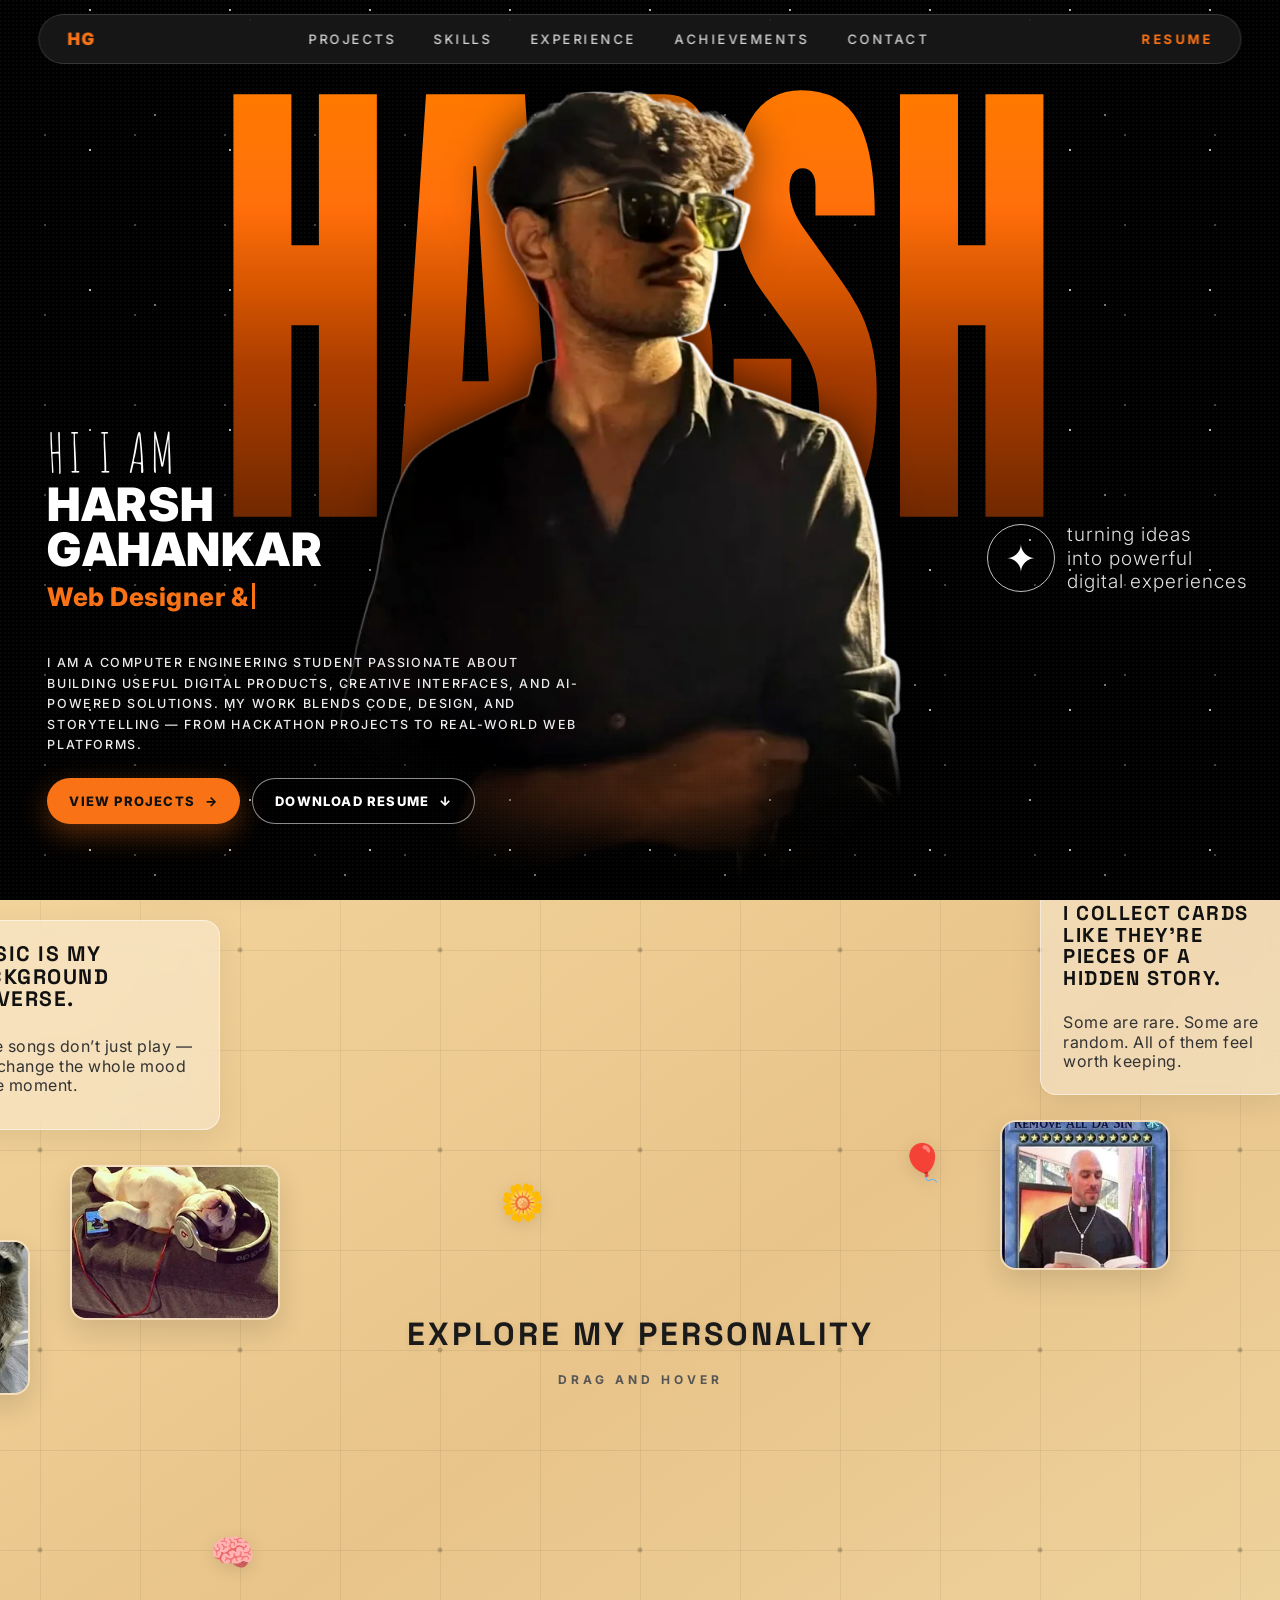
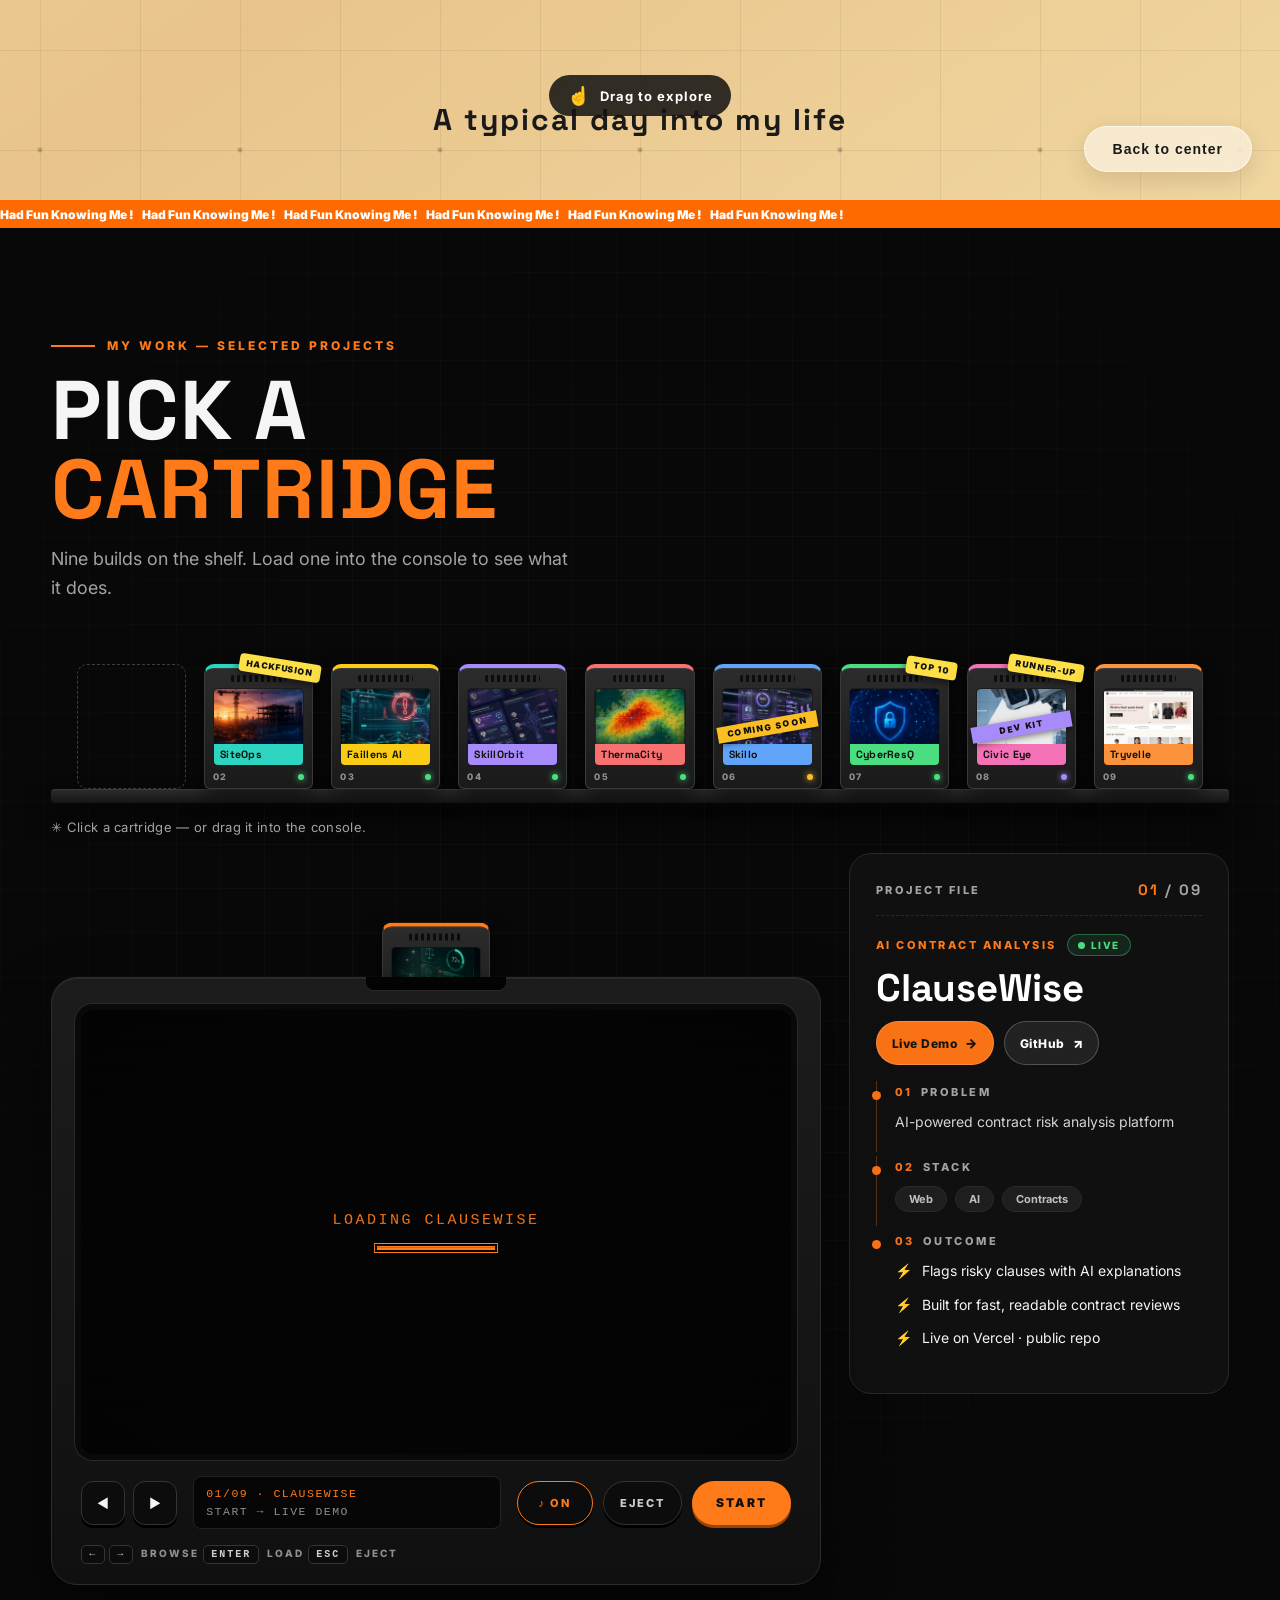
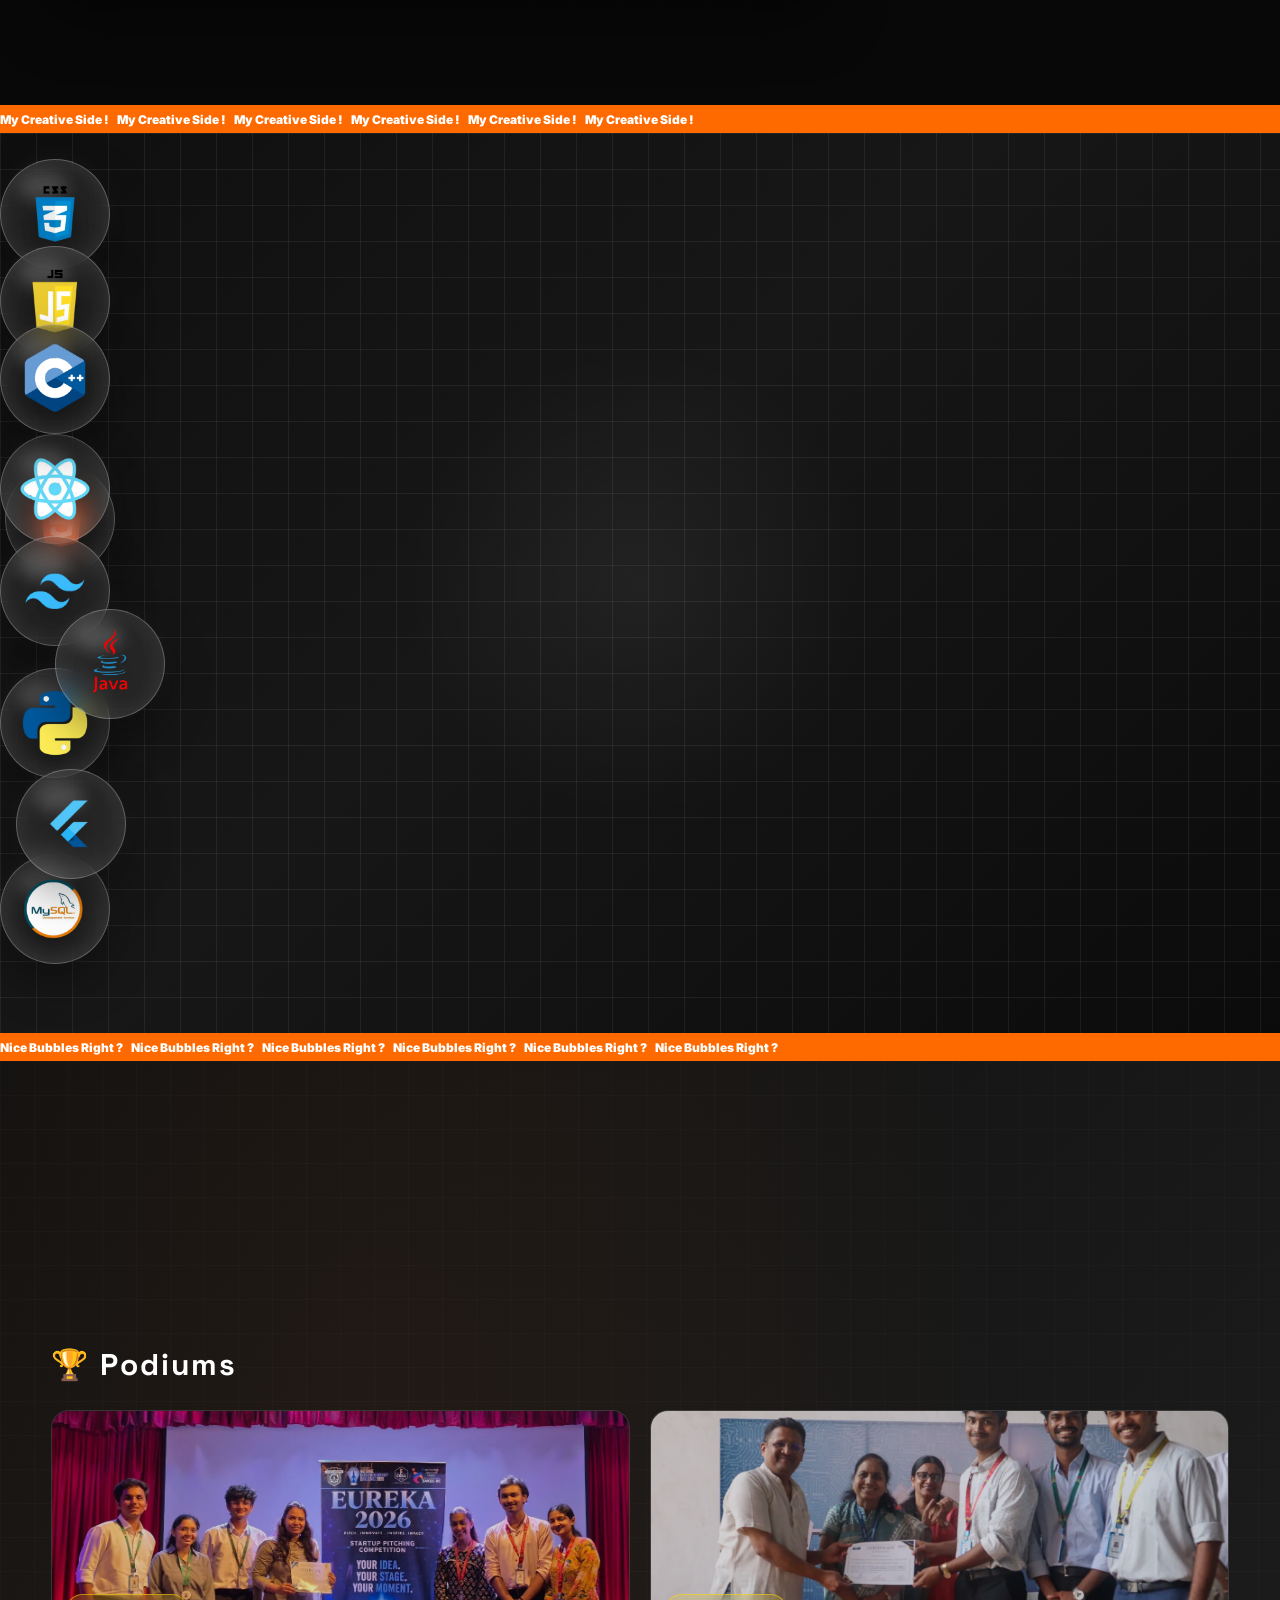
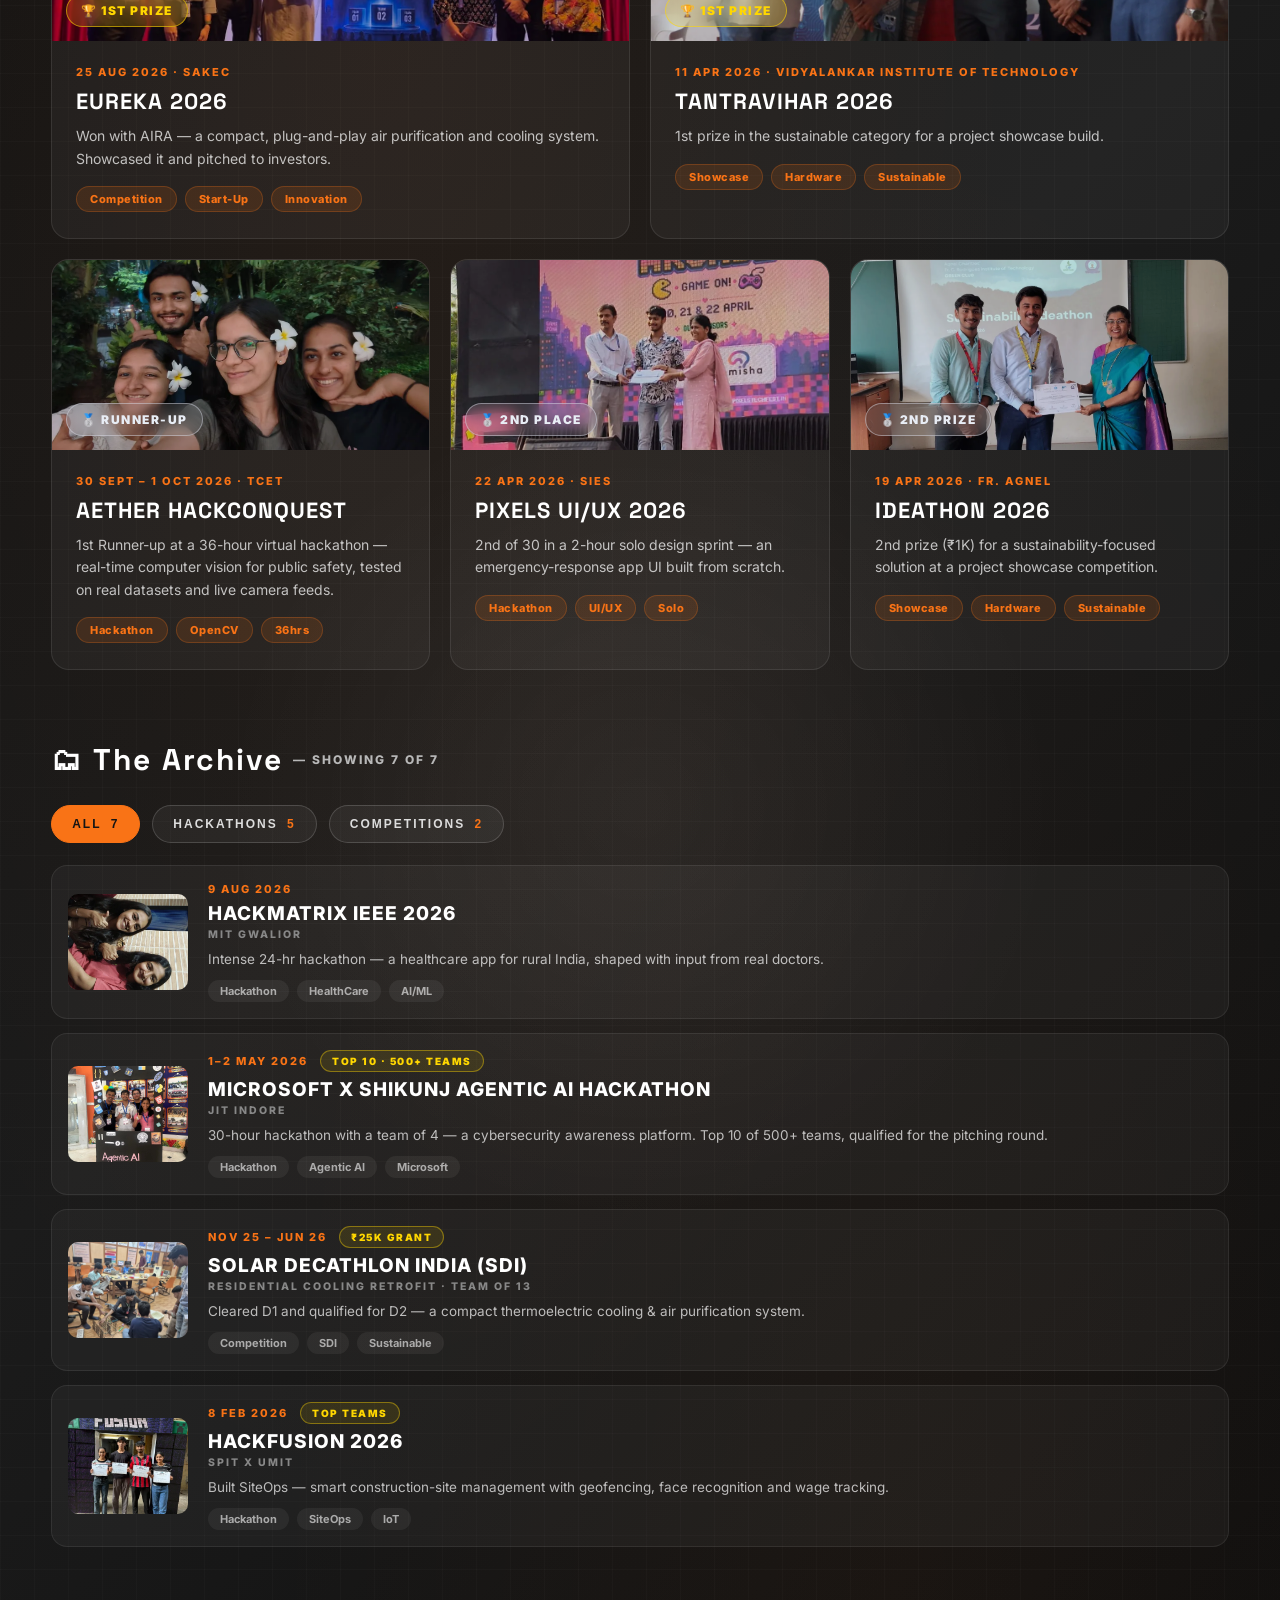
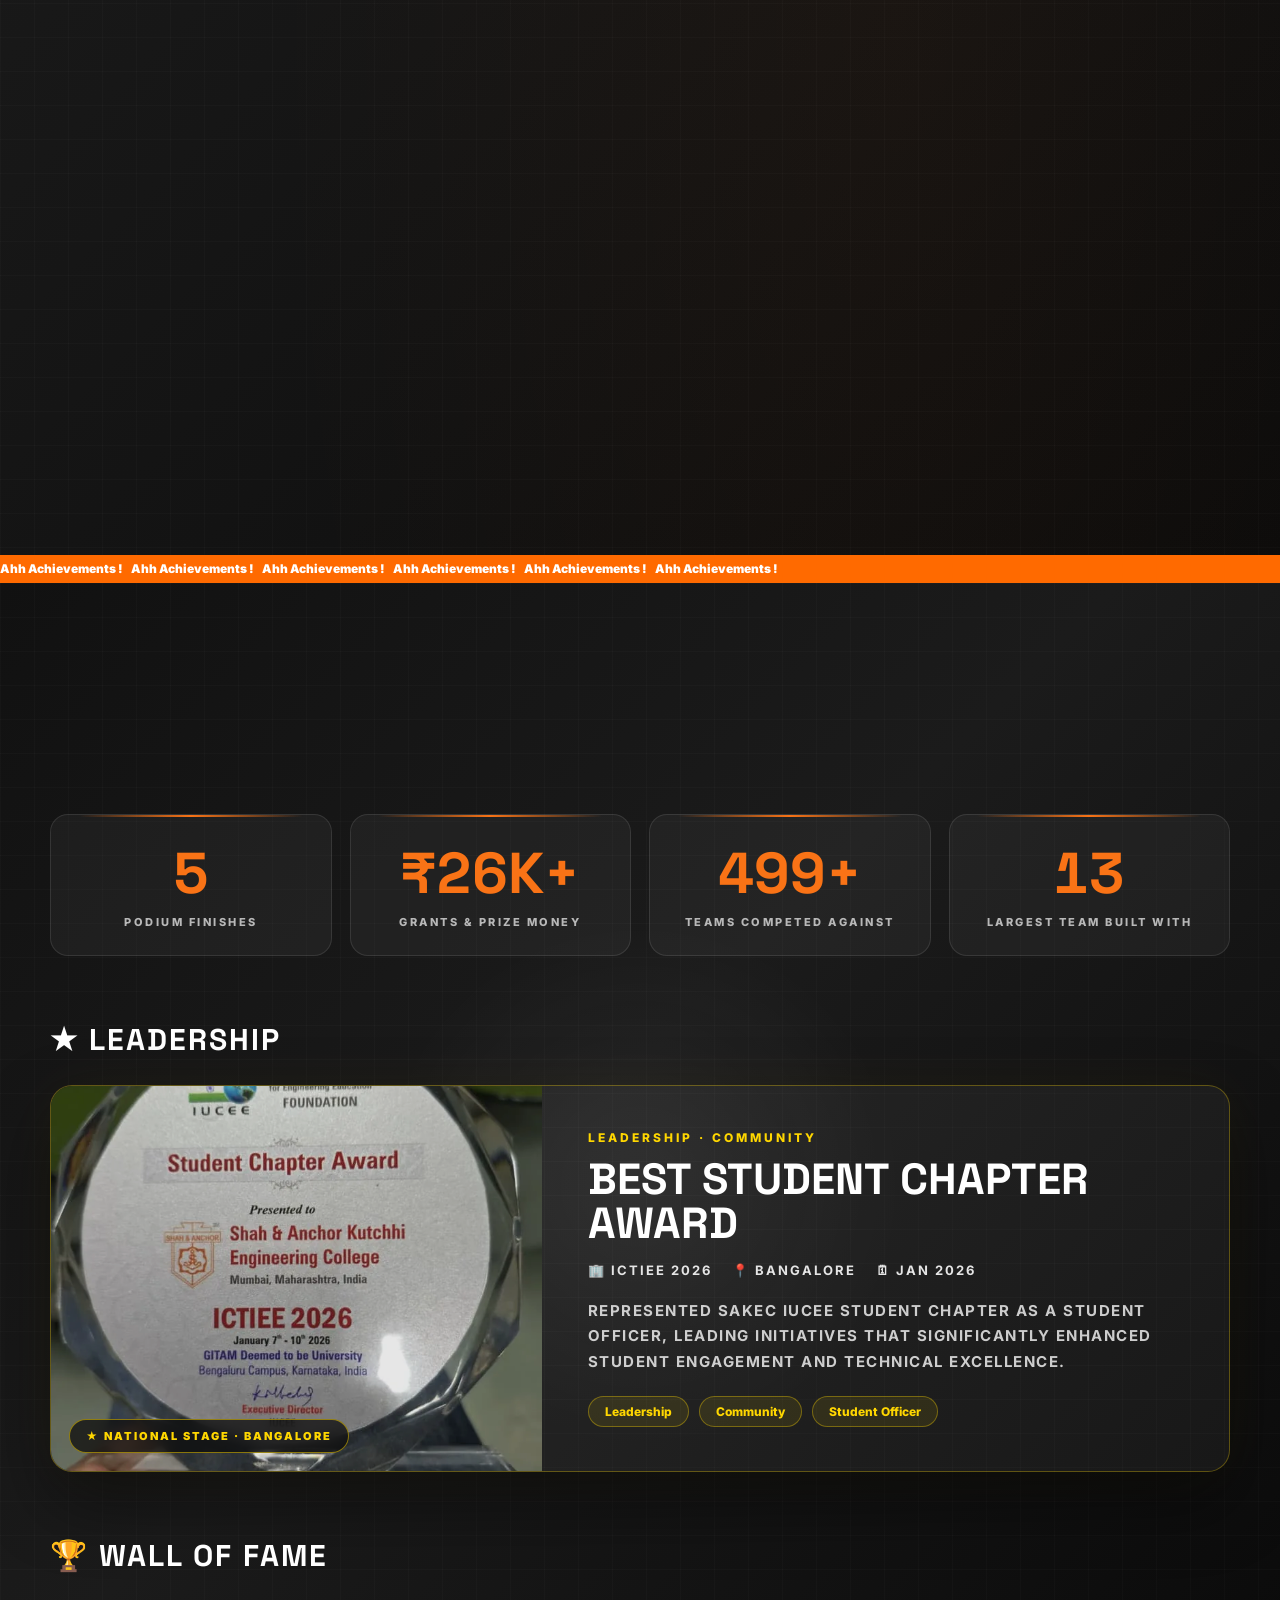
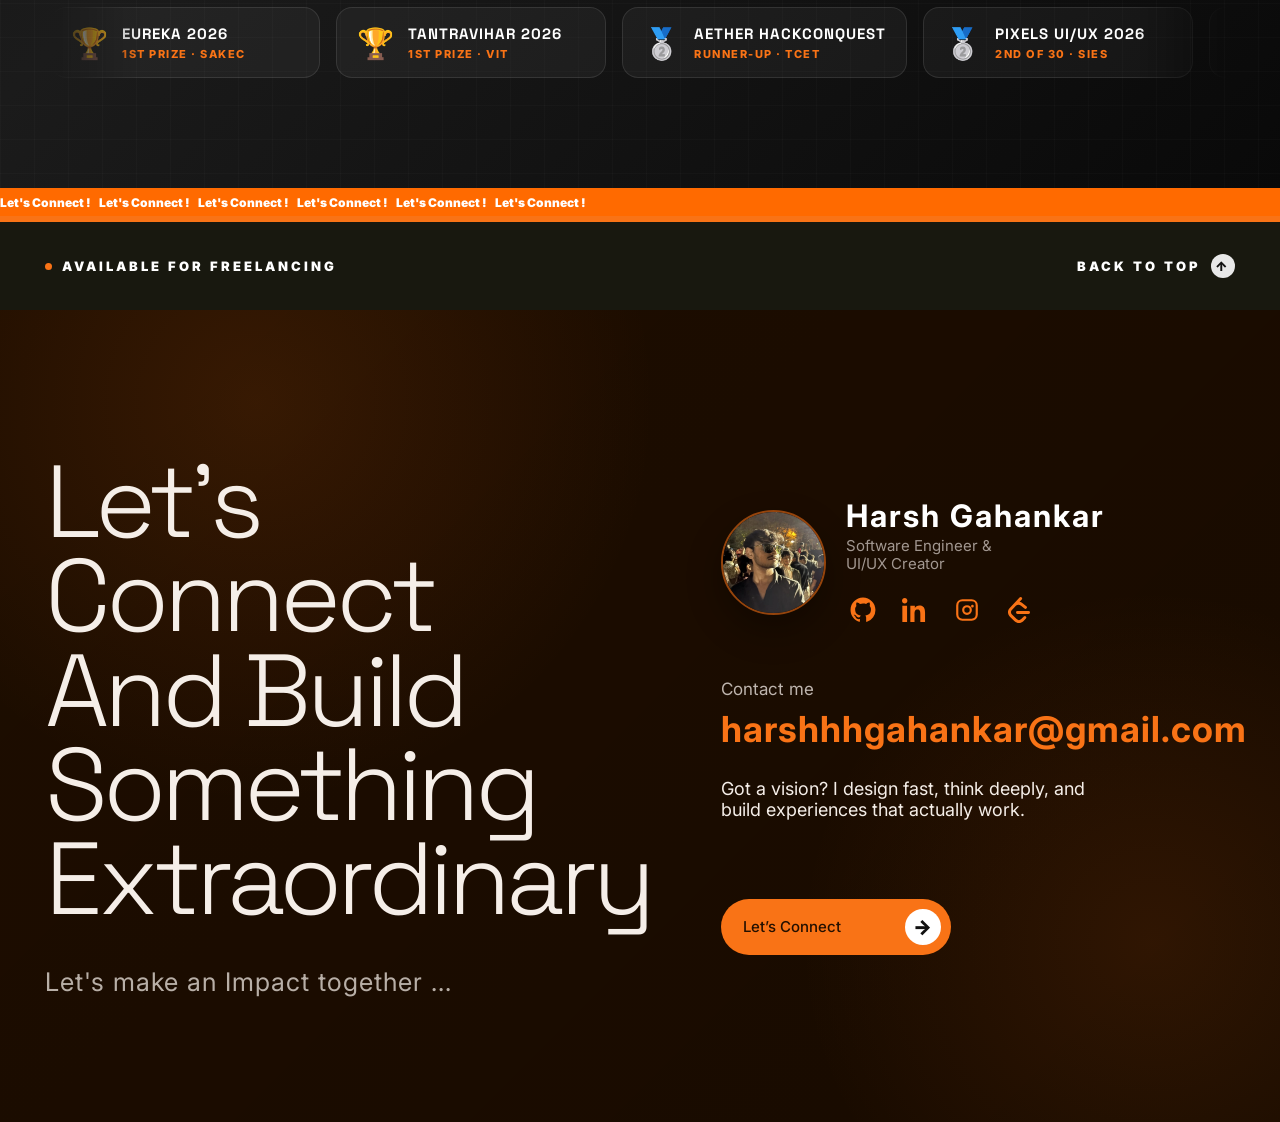
<file: index.html>
<!DOCTYPE html>
<html lang="en">

<head>
  <meta charset="UTF-8" />
  <meta name="viewport" content="width=device-width, initial-scale=1.0" />
  <title>Harsh Gahankar | Portfolio</title>
  <meta name="description" content="Harsh Gahankar — Computer Engineering student, web designer and UI/UX creator. 5 hackathon podiums, Top 10 of 500+ teams, projects across web, AI and design." />
  <meta property="og:type" content="website" />
  <meta property="og:title" content="Harsh Gahankar | Portfolio" />
  <meta property="og:description" content="Web designer & UI/UX creator — projects, hackathon podiums and proof of work." />
  <meta property="og:image" content="assets/myself.webp" />
  <meta name="twitter:card" content="summary_large_image" />
  <meta name="theme-color" content="#0b0b0f" />
  <link rel="stylesheet" href="style.css" />
  <link rel="icon" type="image/png" href="assets/favicon.png">
  <noscript><style>.splash { display: none !important; }</style></noscript>
</head>

<body>

  <!-- SPLASH -->
  <div class="splash" id="splash" aria-hidden="true">
    <div class="splash-inner">
      <div class="splash-log">
        <p style="--l:0">HG SYSTEM v1.0</p>
        <p style="--l:1">MEMORY CHECK .......... <b>OK</b></p>
        <p style="--l:2">LOADING 9 CARTRIDGES ..<b>OK</b></p>
        <p style="--l:3">PLAYER 1 READY<i></i></p>
      </div>
      <div class="splash-word">
        <span style="--i:0">H</span><span style="--i:1">A</span><span style="--i:2">R</span><span style="--i:3">S</span><span style="--i:4">H</span>
      </div>
      <div class="splash-bar"><span></span></div>
    </div>
    <div class="splash-scan"></div>
  </div>

  <!-- NAVBAR -->
  <header class="navbar">
    <a href="#home" class="nav-logo">HG</a>

    <nav class="nav-links" aria-label="Main">
      <a href="#projects">PROJECTS</a>
      <a href="#skills">SKILLS</a>
      <a href="#experience">EXPERIENCE</a>
      <a href="#milestones">ACHIEVEMENTS</a>
      <a href="#contact">CONTACT</a>
    </nav>

    <a href="assets/Harsh-Gahankar-Resume.pdf" download class="nav-resume">RESUME</a>

    <button class="nav-toggle" id="navToggle" type="button" aria-label="Open menu" aria-expanded="false" aria-controls="mobileMenu">
      <span></span><span></span>
    </button>
  </header>

  <!-- MOBILE MENU -->
  <div class="mobile-menu" id="mobileMenu" hidden>
    <nav class="mobile-menu-links" aria-label="Mobile">
      <a href="#projects"><i>01</i>PROJECTS</a>
      <a href="#skills"><i>02</i>SKILLS</a>
      <a href="#experience"><i>03</i>EXPERIENCE</a>
      <a href="#milestones"><i>04</i>ACHIEVEMENTS</a>
      <a href="#contact"><i>05</i>CONTACT</a>
    </nav>
    <a href="assets/Harsh-Gahankar-Resume.pdf" download class="mobile-menu-resume">DOWNLOAD RESUME ↓</a>
  </div>

  <!-- HERO SECTION -->
  <section class="hero section-dark" id="home">
    <div class="stars"></div>
    <div class="grain"></div>

    <div class="hero-giant" aria-hidden="true">HARSH</div>

    <div class="hero-person-wrap">
      <img src="assets/myself.webp" class="hero-person" alt="Harsh Gahankar" />
    </div>

    <div class="hero-left">
      <p class="hero-hi">HI I AM</p>
      <h1 class="hero-name">HARSH<br />GAHANKAR</h1>
      <p class="hero-role">Web Designer &<br />UIUX Creator</p>
      <p class="hero-desc">
        I AM A COMPUTER ENGINEERING STUDENT PASSIONATE ABOUT BUILDING
        USEFUL DIGITAL PRODUCTS, CREATIVE INTERFACES, AND AI-POWERED
        SOLUTIONS. MY WORK BLENDS CODE, DESIGN, AND STORYTELLING —
        FROM HACKATHON PROJECTS TO REAL-WORLD WEB PLATFORMS.
      </p>
      <div class="hero-cta">
        <a href="#projects" class="hero-btn hero-btn-main">View Projects <span>→</span></a>
        <a href="assets/Harsh-Gahankar-Resume.pdf" download class="hero-btn hero-btn-ghost">Download Resume <span>↓</span></a>
      </div>
    </div>

    <div class="hero-right">
      <span class="hero-sparkle">✦</span>
      <p>turning ideas<br />into powerful<br />digital experiences</p>
    </div>
  </section>

  <!-- EXPLORE PERSONALITY SECTION -->
  <section class="personality-section clean-personality-section" id="personality">

    <div class="personality-canvas clean-canvas" id="dragCanvas">

      <div class="personality-bg clean-grid-bg"></div>

      <!-- CENTER TEXT -->
      <div class="personality-main-center">
        <h2>EXPLORE MY PERSONALITY</h2>
        <p>DRAG AND HOVER</p>
      </div>

      <!-- TOP LEFT: HOBBIES -->
      <div class="hobbies-zone-new">

        <h2 class="hobbies-center-heading">
          MY HOBBIES
        </h2>

        <!-- Football -->
        <div class="hobby-purple-card football-card">
          <h3>I CHASE THE BALL LIKE IT OWES ME ANSWERS.</h3>
          <p>
            One pass, one sprint, one goal — and suddenly the whole world feels simple.
          </p>
        </div>

        <img loading="lazy" src="assets/football.webp" class="hobby-img football-img" alt="Football" />

        <!-- Skating -->
        <div class="hobby-purple-card skating-card">
          <h3>I LIKE MOVING FASTER THAN MY THOUGHTS.</h3>
          <p>
            Skating feels like balance, chaos, and freedom all happening at once.
          </p>
        </div>

        <img loading="lazy" src="assets/skating.webp" class="hobby-img skating-img" alt="Skating" />

        <!-- Editing -->
        <div class="hobby-purple-card editing-card">
          <h3>I CUT MOMENTS UNTIL THEY START FEELING CINEMATIC.</h3>
          <p>
            Clips, beats, effects, and timing — that’s where normal footage becomes magic.
          </p>
        </div>

        <img loading="lazy" src="assets/editing.webp" class="hobby-img editing-img" alt="Editing" />

        <!-- Sketching -->
        <div class="hobby-purple-card sketching-card">
          <h3>I SKETCH WHAT MY BRAIN CANNOT EXPLAIN.</h3>
          <p>
            Random lines, messy ideas, tiny details — somehow they turn into stories.
          </p>
        </div>

        <img loading="lazy" src="assets/sketching.webp" class="hobby-img sketching-img" alt="Sketching" />

        <!-- Music -->
        <div class="hobby-purple-card music-card">
          <h3>MUSIC IS MY BACKGROUND UNIVERSE.</h3>
          <p>
            Some songs don’t just play — they change the whole mood of the moment.
          </p>
        </div>

        <img loading="lazy" src="assets/music.webp" class="hobby-img music-img" alt="Music" />

      </div>

      <!-- TOP RIGHT: FUN FACTS -->
      <div class="facts-zone-new">

        <h2 class="facts-center-heading">
          5 FUN FACTS ABOUT ME
        </h2>

        <!-- Animal -->
        <div class="fun-card animal-card">
          <h3>I SPEAK FLUENT ANIMAL ENERGY.</h3>
          <p>
            No words, just vibes. Somehow every animal feels like a tiny personality
            with fur, feathers, or chaos.
          </p>
        </div>

        <img loading="lazy" src="assets/animal.webp" class="fun-img animal-img" alt="Animal" />

        <!-- Rubik -->
        <div class="fun-card rubik-card">
          <h3>I SOLVE CUBES LIKE TINY PUZZLES FROM ANOTHER UNIVERSE.</h3>
          <p>
            8 types, 100 patterns, and one very focused brain.
          </p>
        </div>

        <img loading="lazy" src="assets/rubics.webp" class="fun-img rubik-img" alt="Rubik cube" />

        <!-- Cards -->
        <div class="fun-card cards-card">
          <h3>I COLLECT CARDS LIKE THEY’RE PIECES OF A HIDDEN STORY.</h3>
          <p>
            Some are rare. Some are random. All of them feel worth keeping.
          </p>
        </div>

        <img loading="lazy" src="assets/cards.webp" class="fun-img cards-img" alt="Cards" />

        <!-- Moon -->
        <div class="fun-card moon-card">
          <h3>THE MOON IS MY WEIRD COMFORT OBJECT.</h3>
          <p>
            No reason, no explanation. It just looks like peace floating in the sky.
          </p>
        </div>

        <img loading="lazy" src="assets/moon.webp" class="fun-img moon-img" alt="Moon" />

        <!-- Misal -->
        <div class="fun-card misal-card">
          <h3>MISAL IS NOT FOOD. IT IS AN EMOTION.</h3>
          <p>
            One spicy plate and suddenly life starts making sense again.
          </p>
        </div>

        <img loading="lazy" src="assets/misal.webp" class="fun-img misal-img" alt="Misal" />

      </div>

      <!-- BOTTOM: TYPICAL DAY -->
      <div class="routine-zone-new">

        <h2 class="routine-title-new">A typical day into my life</h2>

        <div class="routine-new-card routine-new-one">
          <img loading="lazy" src="assets/wakeup.webp" alt="wake up">
          <p>wake up</p>
        </div>

        <div class="routine-new-card routine-new-two">
          <img loading="lazy" src="assets/coding.webp" alt="coding">
          <p>coding</p>
        </div>

        <div class="routine-new-card routine-new-three">
          <img loading="lazy" src="assets/gaming.webp" alt="gaming">
          <p>gaming</p>
        </div>

        <div class="routine-new-card routine-new-four">
          <img loading="lazy" src="assets/workout.webp" alt="workout">
          <p>workout</p>
        </div>

        <div class="routine-new-card routine-new-five">
          <img loading="lazy" src="assets/repeat.webp" alt="repeat">
          <p>repeat</p>
        </div>

      </div>

      <!-- SMALL DECORATIONS -->
      <div class="personality-sticker sticker-one">🌼</div>
      <div class="personality-sticker sticker-two">🎈</div>
      <div class="personality-sticker sticker-three">🧠</div>
      <div class="personality-sticker sticker-four">📸</div>
      <div class="personality-sticker sticker-five">🏆</div>

    </div>

    <div class="drag-hint" id="dragHint" aria-hidden="true">
      <span class="drag-hint-hand">☝</span>
      <span>Drag to explore</span>
    </div>

    <div class="personality-mobile" id="personalityMobile"></div>

    <button class="personality-reset" id="resetBtn">Back to center</button>

  </section>

  <div class="orange-marquee">
    <div class="marquee-track">
      Had Fun Knowing Me !&nbsp;&nbsp;&nbsp; Had Fun Knowing Me !&nbsp;&nbsp;&nbsp; Had Fun Knowing Me
      !&nbsp;&nbsp;&nbsp;
      Had Fun Knowing Me !&nbsp;&nbsp;&nbsp; Had Fun Knowing Me !&nbsp;&nbsp;&nbsp; Had Fun Knowing Me
      !&nbsp;&nbsp;&nbsp;
    </div>
  </div>

  <!-- PROJECTS SECTION — CARTRIDGE CONSOLE -->
  <section class="cart-section" id="projects">
    <div class="cart-grid-bg" aria-hidden="true"></div>

    <header class="cart-header">
      <p class="cart-eyebrow"><span></span>MY WORK — SELECTED PROJECTS</p>
      <h2 class="cart-title">PICK A<br /><em>CARTRIDGE</em></h2>
      <p class="cart-sub">Nine builds on the shelf. Load one into the console to see what it does.</p>
    </header>

    <div class="cart-shelf-wrap">
      <div class="cart-shelf" id="cartShelf" role="group" aria-label="Project cartridges"></div>
      <div class="cart-plank" aria-hidden="true"></div>
      <p class="cart-hint">
        <span class="cart-hint-desk">✳ Click a cartridge — or drag it into the console.</span>
        <span class="cart-hint-touch">✳ Tap a cartridge to load it.</span>
      </p>
      <p class="cart-toast" id="cartToast" role="status"></p>
    </div>

    <div class="cart-layout">
      <div class="cart-console" id="cartConsole">
        <div class="cart-dock" id="cartDock" aria-hidden="true">
          <div class="cart-dock-cart" id="cartDockCart"></div>
        </div>

        <div class="cart-body">
          <div class="cart-slot" aria-hidden="true"></div>

          <div class="cart-screen" id="cartScreen" data-state="idle">
            <div class="cart-play">
              <img class="cart-play-bg" id="cartScreenBg" alt="" aria-hidden="true" />
              <div class="cart-art"><img id="cartScreenImg" alt="" /></div>
              <div class="cart-play-txt">
                <span id="cartHudStatus"></span>
                <p class="cart-play-name" id="cartHudName"></p>
                <p class="cart-play-desc" id="cartHudDesc"></p>
                <a class="cart-press" id="cartPress" target="_blank" rel="noopener noreferrer">▶ PRESS START</a>
              </div>
            </div>
            <div class="cart-boot" aria-hidden="true">
              <p id="cartBootName">LOADING</p>
              <div class="cart-boot-bar"><span></span></div>
            </div>
            <div class="cart-idle" aria-hidden="true">
              <p><b>NO CARTRIDGE</b></p>
              <p>Pick one from the shelf</p>
            </div>
            <span class="cart-demo" aria-hidden="true">DEMO</span>
            <div class="cart-scan" aria-hidden="true"></div>
          </div>

          <div class="cart-deck">
            <div class="cart-dpad">
              <button id="cartPrev" type="button" aria-label="Previous project">◀</button>
              <button id="cartNext" type="button" aria-label="Next project">▶</button>
            </div>
            <p class="cart-readout" id="cartReadout"></p>
            <div class="cart-actions">
              <button class="cart-eject cart-sound" id="cartSound" type="button" aria-pressed="true" aria-label="Turn sound off">♪ ON</button>
              <button class="cart-eject" id="cartEject" type="button">EJECT</button>
              <a class="cart-start" id="cartStart" target="_blank" rel="noopener noreferrer" aria-disabled="true">START</a>
            </div>
          </div>
          <p class="cart-keys" aria-hidden="true"><kbd>←</kbd><kbd>→</kbd> BROWSE <kbd>ENTER</kbd> LOAD <kbd>ESC</kbd> EJECT</p>
        </div>
      </div>

      <aside class="cart-panel" aria-label="Loaded project details">
        <div class="cart-panel-top">
          <span class="cart-panel-tag">PROJECT FILE</span>
          <span class="cart-count" id="cartCount"></span>
        </div>
        <div class="cart-panel-body" id="cartPanelBody" aria-live="polite"></div>
      </aside>
    </div>
  </section>

  <div class="orange-marquee">
    <div class="marquee-track">
      My Creative Side !&nbsp;&nbsp;&nbsp; My Creative Side !&nbsp;&nbsp;&nbsp; My Creative Side 
      !&nbsp;&nbsp;&nbsp;
      My Creative Side !&nbsp;&nbsp;&nbsp; My Creative Side !&nbsp;&nbsp;&nbsp; My Creative Side 
      !&nbsp;&nbsp;&nbsp;
    </div>
  </div>

  <!-- SKILLS SECTION -->
  <section class="skills-filter-section" id="skills">

    <div class="skills-grid-bg-new"></div>

    <div class="skills-top-buttons">
      <button class="skills-filter-btn active" data-filter="software">SOFTWARE</button>
      <button class="skills-filter-btn design-btn" data-filter="design">DESIGNING</button>
    </div>

    <h2 class="skills-main-title">SKILLS</h2>

    <div class="skills-bubbles-area">

      <!-- SOFTWARE SKILLS -->
      <div class="skill-bubble-new software-skill bubble-html">
        <img loading="lazy" src="assets/html.webp" alt="HTML">
        <span>HTML</span>
      </div>

      <div class="skill-bubble-new software-skill bubble-css">
        <img loading="lazy" src="assets/css.webp" alt="CSS">
        <span>CSS</span>
      </div>

      <div class="skill-bubble-new software-skill bubble-js">
        <img loading="lazy" src="assets/javascript.webp" alt="JavaScript">
        <span>JavaScript</span>
      </div>

      <div class="skill-bubble-new software-skill bubble-react">
        <img loading="lazy" src="assets/react.webp" alt="ReactJS">
        <span>ReactJS</span>
      </div>

      <div class="skill-bubble-new software-skill bubble-tailwind">
        <img loading="lazy" src="assets/tailwind.webp" alt="Tailwind CSS">
        <span>Tailwind CSS</span>
      </div>

      <div class="skill-bubble-new software-skill bubble-sql">
        <img loading="lazy" src="assets/sql.webp" alt="SQL">
        <span>SQL</span>
      </div>

      <div class="skill-bubble-new software-skill bubble-python">
        <img loading="lazy" src="assets/python.webp" alt="Python">
        <span>Python</span>
      </div>

      <div class="skill-bubble-new software-skill bubble-java">
        <img loading="lazy" src="assets/java.webp" alt="Java">
        <span>Java</span>
      </div>

      <div class="skill-bubble-new software-skill bubble-flutter">
        <img loading="lazy" src="assets/flutter.webp" alt="Flutter">
        <span>Flutter</span>
      </div>

      <div class="skill-bubble-new software-skill bubble-cpp">
        <img loading="lazy" src="assets/cpp.webp" alt="C/C++">
        <span>C / C++</span>
      </div>

      <!-- DESIGNING SKILLS -->
      <div class="skill-bubble-new design-skill bubble-figma">
        <img loading="lazy" src="assets/figma.webp" alt="Figma">
        <span>Figma</span>
      </div>

      <div class="skill-bubble-new design-skill bubble-canva">
        <img loading="lazy" src="assets/canva.webp" alt="Canva">
        <span>Canva</span>
      </div>

      <div class="skill-bubble-new design-skill bubble-photoshop">
        <img loading="lazy" src="assets/photoshop.webp" alt="Photoshop">
        <span>Photoshop</span>
      </div>

      <div class="skill-bubble-new design-skill bubble-alight">
        <img loading="lazy" src="assets/alightmotion.webp" alt="Alight Motion">
        <span>Alight Motion</span>
      </div>

      <div class="skill-bubble-new design-skill bubble-kinemaster">
        <img loading="lazy" src="assets/kinemaster.webp" alt="Kinemaster">
        <span>Kinemaster</span>
      </div>

    </div>

  </section>

  <div class="orange-marquee">
    <div class="marquee-track">
      Nice Bubbles Right ?&nbsp;&nbsp;&nbsp; Nice Bubbles Right ?&nbsp;&nbsp;&nbsp; Nice Bubbles Right 
      ?&nbsp;&nbsp;&nbsp;
      Nice Bubbles Right ?&nbsp;&nbsp;&nbsp; Nice Bubbles Right ?&nbsp;&nbsp;&nbsp; Nice Bubbles Right 
      ?&nbsp;&nbsp;&nbsp;
    </div>
  </div>

  <!-- EXPERIENCE SECTION -->
  <section class="experience-zigzag-section" id="experience">

    <h2 class="experience-zigzag-heading">
      EXP<span>ERI</span>ENCE
    </h2>

    <p class="exp-sec-sub">5 PODIUMS · 12 EVENTS AND COUNTING</p>

    <h3 class="exp-group-title"><span>🏆</span> Podiums</h3>

    <div class="podium-grid">

      <article class="podium-card podium-wide rank-1">
        <div class="podium-photo">
          <img src="assets/Eureka2026.webp" alt="Eureka 2026" loading="lazy" />
          <span class="podium-rank">🏆 1ST PRIZE</span>
        </div>
        <div class="podium-body">
          <p class="podium-date">25 AUG 2026 · SAKEC</p>
          <h3>EUREKA 2026</h3>
          <p class="podium-desc">Won with AIRA — a compact, plug-and-play air purification and cooling system. Showcased it and pitched to investors.</p>
          <div class="podium-tags"><span>Competition</span><span>Start-Up</span><span>Innovation</span></div>
        </div>
      </article>

      <article class="podium-card podium-wide rank-1">
        <div class="podium-photo">
          <img src="assets/Tantavihar26.webp" alt="Tantravihar 2026" loading="lazy" />
          <span class="podium-rank">🏆 1ST PRIZE</span>
        </div>
        <div class="podium-body">
          <p class="podium-date">11 APR 2026 · VIDYALANKAR INSTITUTE OF TECHNOLOGY</p>
          <h3>TANTRAVIHAR 2026</h3>
          <p class="podium-desc">1st prize in the sustainable category for a project showcase build.</p>
          <div class="podium-tags"><span>Showcase</span><span>Hardware</span><span>Sustainable</span></div>
        </div>
      </article>

      <article class="podium-card rank-2">
        <div class="podium-photo">
          <img src="assets/Aether2026.webp" alt="Aether HackConquest 2026" loading="lazy" />
          <span class="podium-rank">🥈 RUNNER-UP</span>
        </div>
        <div class="podium-body">
          <p class="podium-date">30 SEPT – 1 OCT 2026 · TCET</p>
          <h3>AETHER HACKCONQUEST</h3>
          <p class="podium-desc">1st Runner-up at a 36-hour virtual hackathon — real-time computer vision for public safety, tested on real datasets and live camera feeds.</p>
          <div class="podium-tags"><span>Hackathon</span><span>OpenCV</span><span>36hrs</span></div>
        </div>
      </article>

      <article class="podium-card rank-2">
        <div class="podium-photo">
          <img src="assets/Pixel26.webp" alt="Pixels UI UX Challenge 2026" loading="lazy" />
          <span class="podium-rank">🥈 2ND PLACE</span>
        </div>
        <div class="podium-body">
          <p class="podium-date">22 APR 2026 · SIES</p>
          <h3>PIXELS UI/UX 2026</h3>
          <p class="podium-desc">2nd of 30 in a 2-hour solo design sprint — an emergency-response app UI built from scratch.</p>
          <div class="podium-tags"><span>Hackathon</span><span>UI/UX</span><span>Solo</span></div>
        </div>
      </article>

      <article class="podium-card rank-2">
        <div class="podium-photo">
          <img src="assets/Ideathon26.webp" alt="Ideathon 2026" loading="lazy" />
          <span class="podium-rank">🥈 2ND PRIZE</span>
        </div>
        <div class="podium-body">
          <p class="podium-date">19 APR 2026 · FR. AGNEL</p>
          <h3>IDEATHON 2026</h3>
          <p class="podium-desc">2nd prize (₹1K) for a sustainability-focused solution at a project showcase competition.</p>
          <div class="podium-tags"><span>Showcase</span><span>Hardware</span><span>Sustainable</span></div>
        </div>
      </article>

    </div>

    <h3 class="exp-group-title"><span>🗂</span> The Archive <span class="arch-count" id="archCount">— SHOWING 7 OF 7</span></h3>

    <div class="arch-filters">
      <button class="arch-filter-btn active" data-filter="all" type="button">ALL <b>7</b></button>
      <button class="arch-filter-btn" data-filter="hackathon" type="button">HACKATHONS <b>5</b></button>
      <button class="arch-filter-btn" data-filter="contest" type="button">COMPETITIONS <b>2</b></button>
    </div>

    <div class="arch-list">

      <div class="arch-row" data-cat="hackathon">
        <img class="arch-thumb" src="assets/HackMatrix.webp" alt="HackMatrix 2026" loading="lazy" />
        <div class="arch-main">
          <div class="arch-top">
            <span class="arch-date">9 AUG 2026</span>
          </div>
          <h3>HACKMATRIX IEEE 2026</h3>
          <p class="arch-place">MIT GWALIOR</p>
          <p class="arch-desc">Intense 24-hr hackathon — a healthcare app for rural India, shaped with input from real doctors.</p>
          <div class="arch-tags"><span>Hackathon</span><span>HealthCare</span><span>AI/ML</span></div>
        </div>
      </div>

      <div class="arch-row" data-cat="hackathon">
        <img class="arch-thumb" src="assets/Mircrosoft26.webp" alt="Microsoft x Shikunj Hackathon" loading="lazy" />
        <div class="arch-main">
          <div class="arch-top">
            <span class="arch-date">1–2 MAY 2026</span>
            <span class="arch-badge">TOP 10 · 500+ TEAMS</span>
          </div>
          <h3>MICROSOFT X SHIKUNJ AGENTIC AI HACKATHON</h3>
          <p class="arch-place">JIT INDORE</p>
          <p class="arch-desc">30-hour hackathon with a team of 4 — a cybersecurity awareness platform. Top 10 of 500+ teams, qualified for the pitching round.</p>
          <div class="arch-tags"><span>Hackathon</span><span>Agentic AI</span><span>Microsoft</span></div>
        </div>
      </div>

      <div class="arch-row" data-cat="contest">
        <img class="arch-thumb" src="assets/SDI.webp" alt="Solar Decathlon India 2026" loading="lazy" />
        <div class="arch-main">
          <div class="arch-top">
            <span class="arch-date">NOV 25 – JUN 26</span>
            <span class="arch-badge">₹25K GRANT</span>
          </div>
          <h3>SOLAR DECATHLON INDIA (SDI)</h3>
          <p class="arch-place">RESIDENTIAL COOLING RETROFIT · TEAM OF 13</p>
          <p class="arch-desc">Cleared D1 and qualified for D2 — a compact thermoelectric cooling & air purification system.</p>
          <div class="arch-tags"><span>Competition</span><span>SDI</span><span>Sustainable</span></div>
        </div>
      </div>

      <div class="arch-row" data-cat="hackathon">
        <img class="arch-thumb" src="assets/Hackfusion26.webp" alt="HackFusion 2026" loading="lazy" />
        <div class="arch-main">
          <div class="arch-top">
            <span class="arch-date">8 FEB 2026</span>
            <span class="arch-badge">TOP TEAMS</span>
          </div>
          <h3>HACKFUSION 2026</h3>
          <p class="arch-place">SPIT X UMIT</p>
          <p class="arch-desc">Built SiteOps — smart construction-site management with geofencing, face recognition and wage tracking.</p>
          <div class="arch-tags"><span>Hackathon</span><span>SiteOps</span><span>IoT</span></div>
        </div>
      </div>

      <div class="arch-row" data-cat="hackathon">
        <img class="arch-thumb" src="assets/Technova26.webp" alt="Technova 2026" loading="lazy" />
        <div class="arch-main">
          <div class="arch-top">
            <span class="arch-date">17 JAN 2026</span>
          </div>
          <h3>TECHNOVA 2026</h3>
          <p class="arch-place">ST XAVIER'S TECHNICAL INSTITUTE</p>
          <p class="arch-desc">24-hour hackathon — a women's-safety SoS app prototype. First ever app build.</p>
          <div class="arch-tags"><span>Hackathon</span><span>Women's Safety</span><span>App</span></div>
        </div>
      </div>

      <div class="arch-row" data-cat="contest">
        <img class="arch-thumb" src="assets/Avhishkar25.webp" alt="Avhishkar 2025" loading="lazy" />
        <div class="arch-main">
          <div class="arch-top">
            <span class="arch-date">9 DEC 2025</span>
            <span class="arch-badge">PITCHING ROUND</span>
          </div>
          <h3>AVHISHKAR 2025</h3>
          <p class="arch-place">A. P. SHAH INSTITUTE OF TECHNOLOGY</p>
          <p class="arch-desc">Gamified-AI platform for sustainable farming (Agriculture & Animal Husbandry). Selected to pitch to judges.</p>
          <div class="arch-tags"><span>Showcase</span><span>Sustainable</span><span>AI</span></div>
        </div>
      </div>

      <div class="arch-row" data-cat="hackathon">
        <img class="arch-thumb" src="assets/SIH25-26.webp" alt="Smart India Hackathon 2025" loading="lazy" />
        <div class="arch-main">
          <div class="arch-top">
            <span class="arch-date">28 SEPT 2025</span>
          </div>
          <h3>SMART INDIA HACKATHON (SIH) 2025</h3>
          <p class="arch-desc">Prototype — a gamified AI platform promoting sustainable farming practices across India.</p>
          <div class="arch-tags"><span>Hackathon</span><span>Sustainable</span><span>AI</span></div>
        </div>
      </div>

    </div>

  </section>

  <div class="orange-marquee">
    <div class="marquee-track">
      Ahh Achievements !&nbsp;&nbsp;&nbsp; Ahh Achievements !&nbsp;&nbsp;&nbsp; Ahh Achievements 
      !&nbsp;&nbsp;&nbsp;
      Ahh Achievements !&nbsp;&nbsp;&nbsp; Ahh Achievements !&nbsp;&nbsp;&nbsp; Ahh Achievements 
      !&nbsp;&nbsp;&nbsp;
    </div>
  </div>

  <!-- MILESTONES SECTION — PROOF OF WORK -->
  <section class="milestones-new-section" id="milestones">

    <h2 class="milestones-new-heading">
      PROOF OF WORK
    </h2>
    <p class="proof-sub">NUMBERS, LEADERSHIP & PODIUMS.</p>

    <!-- IMPACT BAND -->
    <div class="impact-band">

      <div class="impact-tile">
        <h3><span class="count" data-count="5">0</span></h3>
        <p>PODIUM FINISHES</p>
      </div>

      <div class="impact-tile">
        <h3><span class="count" data-count="26" data-prefix="₹" data-suffix="K+">0</span></h3>
        <p>GRANTS & PRIZE MONEY</p>
      </div>

      <div class="impact-tile">
        <h3><span class="count" data-count="500" data-suffix="+">0</span></h3>
        <p>TEAMS COMPETED AGAINST</p>
      </div>

      <div class="impact-tile">
        <h3><span class="count" data-count="13">0</span></h3>
        <p>LARGEST TEAM BUILT WITH</p>
      </div>

    </div>

    <!-- LEADERSHIP SPOTLIGHT -->
    <h3 class="proof-group-title"><span>★</span> LEADERSHIP</h3>

    <article class="leader-spotlight">
      <div class="leader-photo">
        <img src="assets/IUCEEaward26.webp" alt="Best Student Chapter Award" loading="lazy" />
        <span class="leader-seal">★ NATIONAL STAGE · BANGALORE</span>
      </div>

      <div class="leader-body">
        <p class="leader-eyebrow">LEADERSHIP · COMMUNITY</p>

        <h3>BEST STUDENT CHAPTER AWARD</h3>

        <div class="leader-meta">
          <span>🏢 ICTIEE 2026</span>
          <span>📍 BANGALORE</span>
          <span>🗓 JAN 2026</span>
        </div>

        <p class="leader-desc">
          REPRESENTED SAKEC IUCEE STUDENT CHAPTER AS A STUDENT OFFICER,
          LEADING INITIATIVES THAT SIGNIFICANTLY ENHANCED STUDENT ENGAGEMENT
          AND TECHNICAL EXCELLENCE.
        </p>

        <div class="leader-tags">
          <span>Leadership</span>
          <span>Community</span>
          <span>Student Officer</span>
        </div>
      </div>
    </article>

    <!-- WALL OF FAME -->
    <h3 class="proof-group-title"><span>🏆</span> WALL OF FAME</h3>

    <div class="fame-marquee">
      <div class="fame-track">

        <div class="fame-card">
          <span class="fame-medal">🏆</span>
          <div><h4>EUREKA 2026</h4><p>1ST PRIZE · SAKEC</p></div>
        </div>

        <div class="fame-card">
          <span class="fame-medal">🏆</span>
          <div><h4>TANTRAVIHAR 2026</h4><p>1ST PRIZE · VIT</p></div>
        </div>

        <div class="fame-card">
          <span class="fame-medal">🥈</span>
          <div><h4>AETHER HACKCONQUEST</h4><p>RUNNER-UP · TCET</p></div>
        </div>

        <div class="fame-card">
          <span class="fame-medal">🥈</span>
          <div><h4>PIXELS UI/UX 2026</h4><p>2ND OF 30 · SIES</p></div>
        </div>

        <div class="fame-card">
          <span class="fame-medal">🥈</span>
          <div><h4>IDEATHON 2026</h4><p>2ND PRIZE · FR. AGNEL</p></div>
        </div>

        <div class="fame-card" aria-hidden="true">
          <span class="fame-medal">🏆</span>
          <div><h4>EUREKA 2026</h4><p>1ST PRIZE · SAKEC</p></div>
        </div>

        <div class="fame-card" aria-hidden="true">
          <span class="fame-medal">🏆</span>
          <div><h4>TANTRAVIHAR 2026</h4><p>1ST PRIZE · VIT</p></div>
        </div>

        <div class="fame-card" aria-hidden="true">
          <span class="fame-medal">🥈</span>
          <div><h4>AETHER HACKCONQUEST</h4><p>RUNNER-UP · TCET</p></div>
        </div>

        <div class="fame-card" aria-hidden="true">
          <span class="fame-medal">🥈</span>
          <div><h4>PIXELS UI/UX 2026</h4><p>2ND OF 30 · SIES</p></div>
        </div>

        <div class="fame-card" aria-hidden="true">
          <span class="fame-medal">🥈</span>
          <div><h4>IDEATHON 2026</h4><p>2ND PRIZE · FR. AGNEL</p></div>
        </div>

      </div>
    </div>

  </section>

  <div class="orange-marquee">
    <div class="marquee-track">
      Let's Connect !&nbsp;&nbsp;&nbsp; Let's Connect !&nbsp;&nbsp;&nbsp; Let's Connect 
      !&nbsp;&nbsp;&nbsp;
      Let's Connect !&nbsp;&nbsp;&nbsp; Let's Connect !&nbsp;&nbsp;&nbsp; Let's Connect
      !&nbsp;&nbsp;&nbsp;
    </div>
  </div>

  <!-- CONTACT SECTION -->
  <section class="final-contact-section" id="contact">

    <div class="contact-top-bar">
      <p><span></span> AVAILABLE FOR FREELANCING</p>

      <a href="#home" class="back-top-btn">
        BACK TO TOP <span>↑</span>
      </a>
    </div>

    <div class="final-contact-content">

      <div class="final-contact-left">
        <h2>
          Let's Connect<br>
          And Build<br>
          Something<br>
          Extraordinary
        </h2>

        <p>Let's make an Impact together ...</p>
      </div>

      <div class="final-contact-right">

        <div class="contact-profile-row">
          <img loading="lazy" src="assets/profile1.webp" alt="Harsh Gahankar">

          <div>
            <h3>Harsh Gahankar</h3>
            <p>Software Engineer &amp;<br>UI/UX Creator</p>

            <div class="contact-socials">

              <!-- GitHub -->
              <a href="https://github.com/harshgahankar" target="_blank" rel="noopener" title="GitHub" aria-label="GitHub">
                <svg viewBox="0 0 24 24" aria-hidden="true">
                  <path
                    d="M12 0.5C5.65 0.5 0.5 5.65 0.5 12c0 5.08 3.29 9.39 7.86 10.91.58.11.79-.25.79-.56v-2.02c-3.2.7-3.87-1.54-3.87-1.54-.53-1.34-1.29-1.7-1.29-1.7-1.05-.72.08-.71.08-.71 1.16.08 1.77 1.2 1.77 1.2 1.04 1.77 2.72 1.26 3.38.96.11-.75.41-1.26.74-1.55-2.55-.29-5.23-1.28-5.23-5.68 0-1.25.45-2.28 1.19-3.08-.12-.29-.52-1.46.11-3.04 0 0 .97-.31 3.18 1.18A11.1 11.1 0 0 1 12 5.98c.98 0 1.97.13 2.89.39 2.2-1.49 3.17-1.18 3.17-1.18.63 1.58.23 2.75.11 3.04.74.8 1.19 1.83 1.19 3.08 0 4.41-2.69 5.38-5.25 5.67.42.36.79 1.08.79 2.18v3.23c0 .31.21.68.8.56A11.52 11.52 0 0 0 23.5 12C23.5 5.65 18.35.5 12 .5Z" />
                </svg>
              </a>

              <!-- LinkedIn -->
              <a href="https://www.linkedin.com/in/harsh-gahankar-030814343/" target="_blank" rel="noopener" title="LinkedIn" aria-label="LinkedIn">
                <svg viewBox="0 0 24 24" aria-hidden="true">
                  <path
                    d="M4.98 3.5C4.98 4.88 3.86 6 2.5 6S0 4.88 0 3.5 1.12 1 2.5 1s2.48 1.12 2.48 2.5ZM.32 8.14h4.36V23H.32V8.14ZM7.7 8.14h4.18v2.03h.06c.58-1.1 2-2.26 4.12-2.26 4.41 0 5.22 2.9 5.22 6.67V23h-4.36v-7.48c0-1.78-.03-4.08-2.49-4.08-2.49 0-2.87 1.95-2.87 3.96V23H7.7V8.14Z" />
                </svg>
              </a>

              <!-- Instagram -->
              <a href="https://www.instagram.com/harsh_gahankar/" target="_blank" rel="noopener" title="Instagram" aria-label="Instagram">
                <svg viewBox="0 0 24 24" aria-hidden="true">
                  <path
                    d="M7.75 2h8.5A5.76 5.76 0 0 1 22 7.75v8.5A5.76 5.76 0 0 1 16.25 22h-8.5A5.76 5.76 0 0 1 2 16.25v-8.5A5.76 5.76 0 0 1 7.75 2Zm0 2A3.75 3.75 0 0 0 4 7.75v8.5A3.75 3.75 0 0 0 7.75 20h8.5A3.75 3.75 0 0 0 20 16.25v-8.5A3.75 3.75 0 0 0 16.25 4h-8.5ZM12 7.5A4.5 4.5 0 1 1 12 16.5 4.5 4.5 0 0 1 12 7.5Zm0 2A2.5 2.5 0 1 0 12 14.5 2.5 2.5 0 0 0 12 9.5Zm5-2.25a1.25 1.25 0 1 1 0 2.5 1.25 1.25 0 0 1 0-2.5Z" />
                </svg>
              </a>

              <!-- LeetCode -->
              <a href="https://leetcode.com/u/harsh_gahankar/" target="_blank" rel="noopener" title="LeetCode" aria-label="LeetCode">
                <svg viewBox="0 0 24 24" aria-hidden="true">
                  <path
                    d="M13.483 0a1.374 1.374 0 0 0-.961.438L7.116 6.226l-3.854 4.126a5.266 5.266 0 0 0-1.209 2.104 5.35 5.35 0 0 0-.125.513 5.527 5.527 0 0 0 .062 2.362 5.83 5.83 0 0 0 .349 1.017 5.938 5.938 0 0 0 1.271 1.818l4.277 4.193.039.038c2.248 2.165 5.852 2.133 8.063-.074l2.396-2.392c.54-.54.54-1.414.003-1.955a1.378 1.378 0 0 0-1.951-.003l-2.396 2.392a3.021 3.021 0 0 1-4.205.038l-.02-.019-4.276-4.193c-.652-.64-.972-1.469-.948-2.263a2.68 2.68 0 0 1 .066-.523 2.545 2.545 0 0 1 .619-1.164L9.13 8.114c1.058-1.134 3.204-1.27 4.43-.278l3.501 2.831c.593.48 1.461.387 1.94-.207a1.384 1.384 0 0 0-.207-1.943l-3.5-2.831c-.8-.647-1.766-1.045-2.774-1.202l2.015-2.158A1.384 1.384 0 0 0 13.483 0zm-2.866 12.815a1.38 1.38 0 0 0-1.38 1.382 1.38 1.38 0 0 0 1.38 1.382H20.79a1.38 1.38 0 0 0 1.38-1.382 1.38 1.38 0 0 0-1.38-1.382z" />
                </svg>
              </a>

            </div>
          </div>
        </div>

        <div class="contact-email-block">
          <p>Contact me</p>
          <a href="mailto:harshhhgahankar@gmail.com">
            harshhhgahankar@gmail.com
          </a>
        </div>

        <p class="contact-small-text">
          Got a vision? I design fast, think deeply, and<br>
          build experiences that actually work.
        </p>

        <a href="mailto:harshhhgahankar@gmail.com" class="final-connect-btn">
          Let’s Connect <span>→</span>
        </a>

      </div>

    </div>

  </section>

  <script src="script.js"></script>
</body>

</html>
</file>
<file: style.css>
@import url('https://fonts.googleapis.com/css2?family=Anton&family=Amatic+SC:wght@400;700&family=Inter:wght@400;500;700;800;900&family=Space+Grotesk:wght@400;500;700&display=swap');

:root {
  --black: #080808;
  --dark: #151515;
  --dark2: #1d1d1d;
  --orange: #f97316;
  --orange2: #ff6a00;
  --cream: #f1c96d;
  --white: #f8f8f8;
  --muted: #b8b8b8;
}

* {
  margin: 0;
  padding: 0;
  box-sizing: border-box;
}

html {
  scroll-behavior: smooth;
}

body {
  background: var(--black);
  color: var(--white);
  overflow-x: hidden;
  font-family: "Inter", Arial, sans-serif;
}

img {
  max-width: 100%;
  display: block;
}

a {
  color: inherit;
  text-decoration: none;
}

.section-dark {
  position: relative;
  background:
    radial-gradient(circle at top left, rgba(249, 115, 22, 0.12), transparent 28%),
    linear-gradient(135deg, #101010, #191919 45%, #0b0b0b);
}

.grain {
  pointer-events: none;
  position: absolute;
  inset: 0;
  opacity: 0.26;
  background-image:
    radial-gradient(circle at 20% 20%, rgba(255,255,255,0.10) 1px, transparent 1px);
  background-size: 4px 4px;
}

.navbar {
  position: fixed;
  top: 14px;
  left: 50%;
  transform: translateX(-50%);
  z-index: 999;
  width: min(94%, 1320px);
  padding: 14px 28px;
  border-radius: 999px;
  background: rgba(28, 28, 28, 0.82);
  backdrop-filter: blur(18px);
  -webkit-backdrop-filter: blur(18px);
  border: 1px solid rgba(255,255,255,0.14);
  display: flex;
  justify-content: space-between;
  align-items: center;
}

.nav-logo {
  font-size: 17px;
  font-weight: 900;
  letter-spacing: 1px;
  color: var(--orange);
}

.navbar nav {
  display: flex;
  gap: 52px;
}

.navbar nav a {
  font-size: 13px;
  font-weight: 500;
  color: rgba(255,255,255,0.82);
  letter-spacing: 2.5px;
  transition: 0.25s ease;
}

.navbar nav a:hover {
  color: var(--orange);
}

.nav-resume {
  font-size: 13px;
  font-weight: 700;
  letter-spacing: 2.5px;
  color: var(--orange);
}

.orange-marquee {
  height: 28px;
  width: 100%;
  overflow: hidden;
  background: var(--orange2);
  color: white;
  display: flex;
  align-items: center;
  font-size: 12px;
  font-weight: 900;
  white-space: nowrap;
  text-transform: capitalize;
}

.marquee-track {
  animation: marquee 18s linear infinite;
}

@keyframes marquee {
  from { transform: translateX(0); }
  to { transform: translateX(-45%); }
}

/* HERO — reference image recreation */
.hero {
  min-height: 100vh;
  overflow: hidden;
  padding: 86px 2.5vw 0;
  position: relative;
  background: #000;
  display: flex;
  flex-direction: column;
}

.hero.section-dark {
  background: #000;
}

.stars {
  position: absolute;
  inset: 0;
  z-index: 0;
  background:
    radial-gradient(circle, rgba(255,255,255,0.95) 1.2px, transparent 1.3px) 20px 80px / 140px 140px,
    radial-gradient(circle, rgba(255,255,255,0.6) 1px, transparent 1.1px) 60px 20px / 190px 190px,
    radial-gradient(circle, rgba(255,255,255,0.85) 1px, transparent 1.1px) 120px 150px / 260px 260px,
    radial-gradient(circle, rgba(255,255,255,0.35) 1px, transparent 1px) 0 0 / 90px 90px;
  opacity: 0.75;
}

.hero .hero-giant {
  position: absolute;
  top: 7%;
  left: 50%;
  transform: translateX(-50%) translate(var(--gpx, 0px), var(--gpy, 0px)) scaleY(1.45);
  transform-origin: top center;
  z-index: 1;
  font-family: "Anton", "Inter", sans-serif;
  font-size: clamp(120px, 26.5vw, 460px);
  font-weight: 400;
  line-height: 1;
  letter-spacing: 0.01em;
  white-space: nowrap;
  user-select: none;
  background: linear-gradient(180deg, #ff7d0a 0%, #f97316 28%, #a33f00 62%, #5e2400 100%);
  -webkit-background-clip: text;
  background-clip: text;
  -webkit-text-fill-color: transparent;
  color: transparent;
  filter: saturate(1.1);
  text-transform: uppercase;
}

.hero-person-wrap {
  position: absolute;
  left: 50%;
  bottom: 0;
  transform: translateX(-50%) translate(var(--ppx, 0px), var(--ppy, 0px));
  z-index: 2;
  width: min(62vw, 780px);
  height: 92vh;
  min-height: 560px;
  pointer-events: none;
  display: flex;
  align-items: flex-end;
  justify-content: center;
}

.hero-person {
  width: 100%;
  height: 100%;
  object-fit: cover;
  object-position: top center;
  /* feather edges so the JPG crowd fades into the black starry bg like a cutout */
  -webkit-mask-image:
    linear-gradient(to bottom, black 78%, transparent 99%),
    radial-gradient(ellipse 72% 88% at 50% 38%, black 58%, transparent 73%);
  -webkit-mask-composite: source-in;
  mask-image:
    linear-gradient(to bottom, black 78%, transparent 99%),
    radial-gradient(ellipse 72% 88% at 50% 38%, black 58%, transparent 73%);
  mask-composite: intersect;
  /* white sticker rim like the reference */
  filter:
    drop-shadow(4px 0 0 rgba(255,255,255,0.95))
    drop-shadow(-1px 0 0 rgba(255,255,255,0.55))
    drop-shadow(0 0 22px rgba(0,0,0,0.6))
    contrast(1.06) saturate(1.08);
}

.hero-left {
  position: relative;
  z-index: 3;
  margin-top: auto;
  padding-bottom: 34px;
  max-width: 560px;
  padding-left: 1.2vw;
}

.hero-hi {
  font-family: "Amatic SC", cursive;
  font-size: clamp(38px, 4.2vw, 68px);
  font-weight: 400;
  letter-spacing: 3px;
  color: #fff;
  line-height: 1;
  margin-bottom: 2px;
}

.hero-name {
  font-family: "Inter", sans-serif;
  font-weight: 900;
  font-size: clamp(34px, 3.6vw, 56px);
  line-height: 0.98;
  letter-spacing: 0.5px;
  color: #fff;
  margin: 0 0 10px;
}

.hero-role {
  font-family: "Inter", sans-serif;
  font-weight: 800;
  font-size: clamp(20px, 2vw, 30px);
  line-height: 1.08;
  letter-spacing: 0.5px;
  color: var(--orange);
  margin-bottom: 14px;
}

.hero-desc {
  font-size: 12.5px;
  font-weight: 500;
  letter-spacing: 1.6px;
  line-height: 1.65;
  color: rgba(255,255,255,0.92);
  text-transform: uppercase;
}

.hero-desc-2 {
  margin-top: 18px;
}

.hero-right {
  position: absolute;
  z-index: 3;
  right: 2.5vw;
  bottom: 34%;
  display: flex;
  align-items: center;
  gap: 12px;
}

.hero-sparkle {
  width: 68px;
  height: 68px;
  border: 1px solid rgba(255,255,255,0.75);
  border-radius: 50%;
  display: grid;
  place-items: center;
  font-size: 38px;
  line-height: 1;
  color: #fff;
  flex-shrink: 0;
}

.hero-right p {
  font-size: 19px;
  font-weight: 300;
  letter-spacing: 1px;
  line-height: 1.25;
  color: rgba(255,255,255,0.88);
}

/* keep old classes harmless */
.hero-content,
.mini-label,
.hero-tagline-old-unused,
.hero-tagline {
  all: unset;
}



/* ABOUT */
.about {
  min-height: 720px;
  padding: 120px 7vw;
}

.about-grid {
  max-width: 1180px;
  margin: auto;
  display: grid;
  grid-template-columns: 0.95fr 1.05fr;
  gap: 70px;
  align-items: center;
}

.photo-stack {
  position: relative;
  height: 360px;
}

.stack-photo {
  position: absolute;
  width: 270px;
  height: 330px;
  object-fit: cover;
  border-radius: 3px;
  box-shadow: 0 25px 45px rgba(0,0,0,0.55);
  transition: 0.45s cubic-bezier(.2,.8,.2,1);
}

.photo-a { left: 50px; top: 0; transform: rotate(-12deg); }
.photo-b { left: 110px; top: 24px; transform: rotate(7deg); }
.photo-c { left: 85px; top: 42px; transform: rotate(-2deg); }

.photo-stack:hover .photo-a { left: 0; top: 24px; transform: rotate(-14deg) scale(1.02); }
.photo-stack:hover .photo-b { left: 170px; top: 15px; transform: rotate(11deg) scale(1.02); }
.photo-stack:hover .photo-c { left: 82px; top: -18px; transform: rotate(0deg) scale(1.05); }

.section-heading {
  font-family: "Space Grotesk", sans-serif;
  font-size: clamp(42px, 6vw, 82px);
  font-weight: 900;
  letter-spacing: 3px;
  line-height: 0.9;
  text-transform: uppercase;
}

.section-heading span {
  color: var(--orange);
}

.about-copy p {
  color: #cfcfcf;
  margin-top: 22px;
  line-height: 1.8;
  max-width: 670px;
}

.reveal {
  opacity: 0;
  transform: translateY(35px);
  transition: 0.7s ease;
}

.reveal.show {
  opacity: 1;
  transform: translateY(0);
}

/* RESPONSIVE */
@media (max-width: 900px) {
  .navbar nav {
    display: none;
  }

  .hero-content,
  .about-grid {
    grid-template-columns: 1fr;
  }

  .hero-text {
    max-width: 100%;
  }

  .about {
    padding: 100px 6vw;
  }

  .photo-stack {
    height: 320px;
  }

  .stack-photo {
    width: 220px;
    height: 280px;
  }
}

@media (max-width: 560px) {
  .hero {
    padding: 100px 5vw 0;
  }

  .hero h1 {
    letter-spacing: -3px;
  }
}


/* PERSONALITY SECTION */
.personality-section {
  width: 100vw;
  height: 100vh;
  min-height: 760px;
  position: relative;
  overflow: hidden;
  background: #f4d735;
  cursor: grab;
  color: #111;
}



/* ============================= */
/* CLEAN PERSONALITY SECTION */
/* ============================= */

.clean-personality-section {
  width: 100vw;
  height: 100vh;
  min-height: 720px;
  background: linear-gradient(145deg, #f3d49b 0%, #e8c48a 50%, #f0d6a0 100%);
  overflow: hidden;
  position: relative;
  cursor: grab;
}

.clean-personality-section:active {
  cursor: grabbing;
}

.clean-canvas {
  width: 3000px !important;
  height: 2200px !important;
  position: absolute;
  left: 50%;
  top: 50%;
  transform: translate(-50%, -50%);
  transform-origin: center;
  touch-action: none;
}

.clean-grid-bg {
  position: absolute;
  inset: 0;
  background:
    radial-gradient(circle at 30% 40%, rgba(255, 200, 100, 0.15) 0%, transparent 50%),
    radial-gradient(circle at 70% 60%, rgba(200, 150, 80, 0.1) 0%, transparent 50%);
  background-color: transparent;
  background-image:
    linear-gradient(rgba(0, 0, 0, 0.06) 1px, transparent 1px),
    linear-gradient(90deg, rgba(0, 0, 0, 0.06) 1px, transparent 1px),
    radial-gradient(circle, rgba(0, 0, 0, 0.2) 2px, transparent 3px);
  background-size:
    100px 100px,
    100px 100px,
    200px 200px;
}

/* CENTER TITLE */

.personality-main-center {
  position: absolute;
  left: 50%;
  top: 50%;
  z-index: 30;
  transform: translate(-50%, -50%);
  text-align: center;
  color: #111;
}

.personality-main-center h2 {
  font-family: "Space Grotesk", Arial, sans-serif;
  font-size: 32px;
  font-weight: 900;
  letter-spacing: 3px;
  color: #1a1a1a;
  text-shadow: 0 2px 8px rgba(0, 0, 0, 0.08);
}

.personality-main-center p {
  margin-top: 18px;
  font-size: 12px;
  letter-spacing: 4px;
  font-weight: 700;
  color: #555;
}

/* BOTTOM ROUTINE AREA */

.routine-zone-new {
  position: absolute;
  left: calc(50% - 530px);
  top: calc(50% + 560px);
  width: 1060px;
  height: 420px;
  z-index: 25;
}

.routine-title-new {
  position: absolute;
  left: 50%;
  top: 0;
  transform: translateX(-50%);
  font-family: "Comic Sans MS", cursive;
  font-size: 30px;
  color: #111;
  font-weight: 500;
  white-space: nowrap;
}

.routine-new-card {
  position: absolute;
  width: 150px;
  text-align: center;
  transition: 0.3s cubic-bezier(0.34, 1.56, 0.64, 1);
}

.routine-new-card::before {
  content: "📌";
  position: absolute;
  left: 50%;
  top: -34px;
  transform: translateX(-50%);
  font-size: 30px;
  z-index: 20;
  filter: drop-shadow(0 2px 4px rgba(0,0,0,0.2));
}

.routine-new-card img {
  width: 150px;
  height: 120px;
  object-fit: cover;
  border-radius: 14px;
  background: #d8d8d8;
  box-shadow: 0 14px 28px rgba(0, 0, 0, 0.1);
  border: 2px solid rgba(255, 255, 255, 0.35);
  transition: 0.3s ease;
}

.routine-new-card p {
  margin-top: 12px;
  font-size: 19px;
  color: #111;
  font-weight: 700;
  text-shadow: 0 1px 4px rgba(255, 255, 255, 0.3);
}

.routine-new-card:hover {
  transform: scale(1.15) rotate(0deg) !important;
  z-index: 100;
}

.routine-new-one {
  left: 70px;
  top: 160px;
  transform: rotate(-8deg);
}

.routine-new-two {
  left: 270px;
  top: 180px;
  transform: rotate(7deg);
}

.routine-new-three {
  left: 470px;
  top: 150px;
  transform: rotate(-6deg);
}

.routine-new-four {
  left: 670px;
  top: 180px;
  transform: rotate(7deg);
}

.routine-new-five {
  left: 870px;
  top: 150px;
  transform: rotate(-6deg);
}

/* STICKERS */

.personality-sticker {
  position: absolute;
  font-size: 36px;
  z-index: 22;
  animation: personalityFloat 3s ease-in-out infinite;
  filter: drop-shadow(0 4px 8px rgba(0,0,0,0.1));
  transition: 0.3s ease;
}

.personality-sticker:hover {
  transform: scale(1.3);
}

.sticker-one {
  left: calc(50% - 140px);
  top: calc(50% - 170px);
  animation-delay: 0s;
}

.sticker-two {
  left: calc(50% + 260px);
  top: calc(50% - 210px);
  animation-delay: 0.5s;
}

.sticker-three {
  left: calc(50% - 430px);
  top: calc(50% + 180px);
  animation-delay: 1s;
}

.sticker-four {
  left: calc(50% - 1100px);
  top: calc(50% + 650px);
  animation-delay: 1.5s;
}

.sticker-five {
  left: calc(50% + 1120px);
  top: calc(50% + 640px);
  animation-delay: 2s;
}

@keyframes personalityFloat {
  0%, 100% {
    transform: translateY(0) rotate(0deg);
  }
  25% {
    transform: translateY(-12px) rotate(-5deg);
  }
  50% {
    transform: translateY(-18px) rotate(0deg);
  }
  75% {
    transform: translateY(-8px) rotate(5deg);
  }
}

/* RESET BUTTON */

.personality-reset {
  position: absolute;
  right: 28px;
  bottom: 28px;
  z-index: 200;
  border: none;
  background: rgba(255, 255, 255, 0.5);
  -webkit-backdrop-filter: blur(12px);
  backdrop-filter: blur(12px);
  color: #1a1a1a;
  padding: 14px 28px;
  border-radius: 999px;
  font-size: 14px;
  font-weight: 900;
  cursor: pointer;
  box-shadow: 0 8px 24px rgba(0, 0, 0, 0.12);
  border: 1px solid rgba(255, 255, 255, 0.6);
  transition: 0.3s cubic-bezier(0.34, 1.56, 0.64, 1);
  letter-spacing: 1px;
}

.personality-reset:hover {
  background: rgba(255, 255, 255, 0.75);
  transform: translateY(-3px);
  box-shadow: 0 12px 32px rgba(0, 0, 0, 0.18);
}

/* MOBILE */

@media (max-width: 768px) {
  .clean-canvas {
    width: 2400px !important;
    height: 1900px !important;
  }

  .personality-main-center h2 {
    font-size: 20px;
  }

  .routine-zone-new {
    left: calc(50% - 430px);
    width: 860px;
  }

  .routine-new-card img {
    width: 120px;
    height: 95px;
  }

  .routine-new-card {
    width: 120px;
  }
}
/* ============================= */
/* FUN FACTS SECTION - IMAGE STYLE */
/* ============================= */

.facts-zone-new {
  position: absolute;
  left: calc(50% + 360px);
  top: calc(50% - 800px);
  width: 1120px;
  height: 780px;
  z-index: 50;
}

.facts-center-heading {
  position: absolute;
  left: 50%;
  top: 360px;
  transform: translateX(-50%);
  font-family: "Comic Sans MS", cursive;
  font-size: 18px;
  font-weight: 500;
  letter-spacing: 1px;
  color: #111;
  text-align: center;
  z-index: 60;
}

/* Purple cards */

.fun-card {
  position: absolute;
  width: 250px;
  min-height: 205px;
  background: rgba(255, 255, 255, 0.35);
  -webkit-backdrop-filter: blur(12px);
  backdrop-filter: blur(12px);
  color: #111;
  border-radius: 16px;
  padding: 22px;
  z-index: 55;
  transition: 0.3s cubic-bezier(0.34, 1.56, 0.64, 1);
  border: 1px solid rgba(255, 255, 255, 0.5);
  box-shadow: 0 8px 32px rgba(0, 0, 0, 0.08);
}

.fun-card:hover {
  transform: scale(1.08) rotate(0deg) !important;
  z-index: 100;
  box-shadow: 0 18px 40px rgba(0, 0, 0, 0.14);
  background: rgba(255, 255, 255, 0.5);
}

/* Images */

.fun-img {
  position: absolute;
  width: 170px;
  height: 150px;
  object-fit: cover;
  border-radius: 16px;
  z-index: 70;
  transition: 0.3s cubic-bezier(0.34, 1.56, 0.64, 1);
  box-shadow: 0 12px 28px rgba(0, 0, 0, 0.12);
  border: 2px solid rgba(255, 255, 255, 0.4);
}

.fun-img:hover {
  transform: scale(1.15) rotate(0deg) !important;
  z-index: 110;
}

/* Card positions */

.animal-card {
  left: 160px;
  top: 50px;
}

.rubik-card {
  right: 250px;
  top: 30px;
}

.cards-card {
  left: 40px;
  top: 330px;
}

.moon-card {
  left: 440px;
  top: 450px;
}

.misal-card {
  right: 140px;
  top: 350px;
}

/* Image positions */

.animal-img {
  left: 20px;
  top: 145px;
}

.rubik-img {
  right: 20px;
  top: 170px;
  background: white;
}

.cards-img {
  left: 0;
  top: 570px;
}

.moon-img {
  left: 620px;
  top: 620px;
}

.misal-img {
  right: 20px;
  top: 540px;
  width: 210px;
  height: 150px;
}

/* ============================= */
/* HOBBIES SECTION - PURPLE IMAGE STYLE */
/* ============================= */

.hobbies-zone-new {
  position: absolute;
  left: calc(50% - 1420px);
  top: calc(50% - 800px);
  width: 1120px;
  height: 780px;
  z-index: 50;
}

.hobbies-center-heading {
  position: absolute;
  left: 50%;
  top: 390px;
  transform: translateX(-50%);
  font-family: "Comic Sans MS", cursive;
  font-size: 18px;
  font-weight: 500;
  letter-spacing: 1px;
  color: #111;
  text-align: center;
  z-index: 60;
}

/* Purple hobby cards */

.hobby-purple-card {
  position: absolute;
  width: 285px;
  min-height: 210px;
  background: rgba(255, 255, 255, 0.35);
  -webkit-backdrop-filter: blur(12px);
  backdrop-filter: blur(12px);
  color: #111;
  border-radius: 16px;
  padding: 22px;
  z-index: 55;
  transition: 0.3s cubic-bezier(0.34, 1.56, 0.64, 1);
  border: 1px solid rgba(255, 255, 255, 0.5);
  box-shadow: 0 8px 32px rgba(0, 0, 0, 0.08);
}

.hobby-purple-card:hover {
  transform: scale(1.08) rotate(0deg) !important;
  z-index: 100;
  box-shadow: 0 18px 40px rgba(0, 0, 0, 0.14);
  background: rgba(255, 255, 255, 0.5);
}

.hobby-purple-card h3 {
  font-family: "Space Grotesk", Arial, sans-serif;
  font-size: 21px;
  line-height: 1.08;
  font-weight: 900;
  letter-spacing: 1.5px;
  margin-bottom: 26px;
}

.hobby-purple-card p {
  font-family: "Inter", Arial, sans-serif;
  font-size: 16px;
  line-height: 1.22;
  letter-spacing: 0.5px;
  color: #333;
}

.fun-card h3 {
  font-family: "Space Grotesk", Arial, sans-serif;
  font-size: 20px;
  line-height: 1.08;
  font-weight: 900;
  letter-spacing: 1.5px;
  margin-bottom: 24px;
}

.fun-card p {
  font-family: "Inter", Arial, sans-serif;
  font-size: 16px;
  line-height: 1.22;
  letter-spacing: 0.5px;
  color: #333;
}

.routine-title-new {
  position: absolute;
  left: 50%;
  top: 0;
  transform: translateX(-50%);
  font-family: "Space Grotesk", Arial, sans-serif;
  font-size: 30px;
  color: #1a1a1a;
  font-weight: 700;
  white-space: nowrap;
  letter-spacing: 2px;
}

.hobbies-center-heading,
.facts-center-heading {
  font-family: "Space Grotesk", Arial, sans-serif;
  font-size: 18px;
  font-weight: 700;
  letter-spacing: 2px;
  color: #333;
  text-align: center;
}


/* Hobby images */

.hobby-img {
  position: absolute;
  width: 190px;
  height: 155px;
  object-fit: cover;
  border-radius: 16px;
  z-index: 70;
  transition: 0.3s cubic-bezier(0.34, 1.56, 0.64, 1);
  box-shadow: 0 12px 28px rgba(0, 0, 0, 0.12);
  border: 2px solid rgba(255, 255, 255, 0.4);
}

.hobby-img:hover {
  transform: scale(1.15) rotate(0deg) !important;
  z-index: 110;
}

/* Card positions like your screenshot */

.football-card {
  left: 260px;
  top: 50px;
}

.skating-card {
  right: 230px;
  top: 30px;
}

.editing-card {
  left: 80px;
  top: 350px;
}

.sketching-card {
  left: 430px;
  top: 470px;
}

.music-card {
  right: 120px;
  top: 370px;
}

/* Image positions */

.football-img {
  left: 90px;
  top: 145px;
}

.skating-img {
  right: 30px;
  top: 170px;
  background: white;
}

.editing-img {
  left: -40px;
  top: 610px;
}

.sketching-img {
  left: 620px;
  top: 690px;
}

.music-img {
  right: 60px;
  top: 615px;
  width: 210px;
  height: 155px;
}

.routine-zone-new {
  top: calc(50% + 350px) !important;
}

/* ============================= */
/* PROJECTS SECTION - SHOWCASE UI */
/* ============================= */

.projects-horizontal-section {
  position: relative;
  height: 340vh;
  background:
    radial-gradient(ellipse at 20% 50%, rgba(255, 116, 23, 0.06) 0%, transparent 50%),
    radial-gradient(ellipse at 80% 50%, rgba(255, 116, 23, 0.04) 0%, transparent 50%),
    radial-gradient(circle at center, rgba(255, 255, 255, 0.04), transparent 35%),
    linear-gradient(135deg, #101010, #1a1a1a 50%, #090909);
  overflow: visible;
}

.projects-sticky {
  position: sticky;
  top: 0;
  height: 100vh;
  overflow: hidden;
  padding-top: 70px;
}

.projects-sticky::before {
  content: "";
  position: absolute;
  inset: 0;
  background-image:
    linear-gradient(rgba(255, 255, 255, 0.035) 1px, transparent 1px),
    linear-gradient(90deg, rgba(255, 255, 255, 0.035) 1px, transparent 1px);
  background-size: 34px 34px;
  opacity: 0.7;
  pointer-events: none;
}

.projects-heading-wrap {
  position: relative;
  z-index: 5;
  padding-left: 4vw;
  margin-bottom: 90px;
}

.projects-big-title {
  font-family: "Space Grotesk", Arial, sans-serif;
  font-size: clamp(80px, 13vw, 190px);
  line-height: 0.8;
  font-weight: 900;
  letter-spacing: 8px;
  color: #ff7417;
  text-transform: uppercase;
}

.projects-horizontal-window {
  position: relative;
  z-index: 6;
  width: 100%;
  overflow: visible;
}

.projects-horizontal-track {
  display: flex;
  gap: 38px;
  width: max-content;
  padding-left: 4vw;
  padding-right: 8vw;
  transform: translateX(0);
  will-change: transform;
}

.project-showcase-card {
  width: 560px;
  height: 270px;
  flex-shrink: 0;
  position: relative;
  overflow: hidden;
  border-radius: 16px;
  background-size: cover;
  background-position: center;
  box-shadow: 0 28px 70px rgba(0, 0, 0, 0.45);
  transition: 0.4s cubic-bezier(0.34, 1.56, 0.64, 1);
  border: 1px solid rgba(255, 255, 255, 0.08);
}

.project-showcase-card::after {
  content: "";
  position: absolute;
  inset: 0;
  border-radius: 16px;
  padding: 1px;
  background: linear-gradient(135deg, rgba(255, 116, 23, 0.3), transparent 40%, transparent 60%, rgba(255, 116, 23, 0.15));
  -webkit-mask: linear-gradient(#fff 0 0) content-box, linear-gradient(#fff 0 0);
  -webkit-mask-composite: xor;
  mask-composite: exclude;
  pointer-events: none;
  z-index: 5;
}

.project-showcase-card:hover {
  transform: translateY(-14px) scale(1.02);
  box-shadow: 0 34px 80px rgba(255, 116, 23, 0.18);
  border-color: rgba(255, 116, 23, 0.2);
}

.project-showcase-card:hover .project-overlay {
  background:
    linear-gradient(90deg, rgba(0, 0, 0, 0.7), rgba(0, 0, 0, 0.2)),
    rgba(0, 0, 0, 0.15);
}

.project-overlay {
  position: absolute;
  inset: 0;
  background:
    linear-gradient(90deg, rgba(0, 0, 0, 0.82), rgba(0, 0, 0, 0.35)),
    rgba(0, 0, 0, 0.42);
  transition: 0.4s ease;
}

.project-showcase-content {
  position: absolute;
  left: 34px;
  bottom: 28px;
  z-index: 3;
  right: 34px;
}

.project-showcase-content h3 {
  font-family: "Space Grotesk", Arial, sans-serif;
  font-size: 38px;
  line-height: 0.9;
  font-weight: 900;
  color: white;
  letter-spacing: 4px;
  margin-bottom: 8px;
}

.project-showcase-content p {
  font-size: 14px;
  letter-spacing: 4px;
  color: white;
  opacity: 0.92;
  margin-bottom: 22px;
  max-width: 90%;
}

.project-action-buttons {
  display: flex;
  gap: 14px;
  flex-wrap: wrap;
}

.see-now-btn {
  display: inline-flex;
  align-items: center;
  gap: 14px;
  background: rgba(255, 116, 23, 0.9);
  -webkit-backdrop-filter: blur(8px);
  backdrop-filter: blur(8px);
  color: #111;
  padding: 12px 15px 12px 21px;
  border-radius: 999px;
  font-size: 14px;
  font-weight: 900;
  letter-spacing: 3px;
  transition: 0.3s cubic-bezier(0.34, 1.56, 0.64, 1);
  border: 1px solid rgba(255, 255, 255, 0.15);
}

.see-now-btn span {
  width: 32px;
  height: 32px;
  border-radius: 50%;
  background: white;
  display: grid;
  place-items: center;
  color: #111;
  font-size: 18px;
  transition: 0.3s ease;
}

.see-now-btn:hover {
  background: rgba(255, 255, 255, 0.95);
  transform: translateX(6px);
  border-color: transparent;
}

.see-now-btn:hover span {
  background: #111;
  color: white;
  transform: translateX(2px);
}

/* fallback if image is missing */
.project-showcase-card {
  background-color: #272727;
}

@media (max-width: 768px) {
  .projects-horizontal-section {
    height: auto;
  }

  .projects-sticky {
    position: relative;
    height: auto;
    padding: 80px 0;
  }

  .projects-heading-wrap {
    margin-bottom: 45px;
  }

  .projects-horizontal-window {
    overflow-x: auto;
  }

  .projects-horizontal-track {
    padding-bottom: 30px;
  }

  .project-showcase-card {
    width: 82vw;
    height: 250px;
  }

  .project-showcase-content {
    left: 24px;
    bottom: 24px;
  }

  .project-showcase-content h3 {
    font-size: 30px;
  }

  .project-showcase-content p {
    font-size: 11px;
    letter-spacing: 2px;
  }
}

/* ============================= */
/* SKILLS SECTION - FILTER STYLE */
/* ============================= */

.skills-filter-section {
  position: relative;
  min-height: 100vh;
  background:
    radial-gradient(circle at center, rgba(255,255,255,0.05), transparent 30%),
    linear-gradient(135deg, #0f0f0f, #171717 45%, #0b0b0b);
  overflow: hidden;
  display: flex;
  align-items: center;
  justify-content: center;
}

.skills-grid-bg-new {
  position: absolute;
  inset: 0;
  background-image:
    linear-gradient(rgba(255,255,255,0.07) 1px, transparent 1px),
    linear-gradient(90deg, rgba(255,255,255,0.07) 1px, transparent 1px);
  background-size: 36px 36px;
  opacity: 0.95;
  pointer-events: none;
}

.skills-top-buttons {
  position: absolute;
  top: 70px;
  left: 50%;
  transform: translateX(-50%);
  display: flex;
  gap: 18px;
  z-index: 20;
}

.skills-filter-btn {
  border: none;
  padding: 14px 28px;
  border-radius: 999px;
  background: #ffffff;
  color: #111;
  font-size: 15px;
  font-weight: 900;
  letter-spacing: 1px;
  cursor: pointer;
  transition: 0.25s ease;
}

.skills-filter-btn.active {
  box-shadow: 0 10px 25px rgba(255,255,255,0.15);
}

.design-btn {
  background: linear-gradient(90deg, #ff7f7f, #91e8ff, #c4ff67);
}

.skills-main-title {
  position: relative;
  z-index: 10;
  font-family: "Space Grotesk", Arial, sans-serif;
  font-size: clamp(72px, 11vw, 150px);
  font-weight: 900;
  letter-spacing: 4px;
  background: linear-gradient(90deg, #ff8d9f, #b9d9ff, #b9ff82);
  -webkit-background-clip: text;
  -webkit-text-fill-color: transparent;
}

.skills-bubbles-area {
  position: absolute;
  inset: 0;
  z-index: 15;
}

/* Common Bubble Style */
.skill-bubble-new {
  position: absolute;
  width: 110px;
  height: 110px;
  border-radius: 50%;
  background: rgba(95, 95, 95, 0.65);
  border: 1px solid rgba(255,255,255,0.35);
  display: flex;
  align-items: center;
  justify-content: center;
  backdrop-filter: blur(6px);
  box-shadow: 0 18px 30px rgba(0,0,0,0.28);
  transition: transform 0.3s ease, opacity 0.3s ease;
}

.skill-bubble-new img {
  width: 55px;
  height: 55px;
  object-fit: contain;
}

.skill-bubble-new span {
  position: absolute;
  bottom: -28px;
  left: 50%;
  transform: translateX(-50%);
  color: white;
  font-size: 12px;
  font-weight: 700;
  white-space: nowrap;
  opacity: 0;
  transition: 0.25s ease;
  pointer-events: none;
}

.skill-bubble-new:hover {
  transform: scale(1.12);
}

.skill-bubble-new:hover span {
  opacity: 1;
}

/* Hidden state for filtering */
.skill-hidden {
  opacity: 0;
  pointer-events: none;
  transform: scale(0.7);
}

/* mobile */
@media (max-width: 768px) {
  .skills-filter-section {
    min-height: 760px;
  }

  .skills-top-buttons {
    top: 45px;
    gap: 12px;
  }

  .skills-filter-btn {
    padding: 12px 20px;
    font-size: 13px;
  }

  .skill-bubble-new {
    width: 88px;
    height: 88px;
  }

  .skill-bubble-new img {
    width: 42px;
    height: 42px;
  }
}
/* ============================= */
/* UPDATED SKILLS BUBBLES */
/* ============================= */

.skill-bubble-new {
  width: 105px !important;
  height: 105px !important;
  background: rgba(70, 70, 78, 0.78) !important;
}

.skill-bubble-new:hover {
  background: rgba(255, 255, 255, 0.12) !important;
  border-color: #f97316 !important;
  box-shadow: 0 20px 45px rgba(249, 115, 22, 0.22);
}

/* SOFTWARE POSITIONS */

.bubble-html {
  left: 13%;
  top: 24%;
}

.bubble-css {
  left: 30%;
  top: 20%;
}

.bubble-js {
  right: 31%;
  top: 22%;
}

.bubble-react {
  right: 14%;
  top: 27%;
}

.bubble-tailwind {
  left: 8%;
  top: 55%;
}

.bubble-sql {
  left: 25%;
  top: 66%;
}

.bubble-python {
  left: 45%;
  top: 70%;
}

.bubble-java {
  right: 28%;
  top: 65%;
}

.bubble-flutter {
  right: 9%;
  top: 57%;
}

.bubble-cpp {
  left: 47%;
  top: 28%;
}

/* DESIGN POSITIONS */

.bubble-figma {
  right: 24%;
  top: 22%;
}

.bubble-canva {
  right: 12%;
  top: 56%;
}

.bubble-photoshop {
  left: 12%;
  top: 55%;
}

.bubble-alight {
  left: 31%;
  top: 68%;
}

.bubble-kinemaster {
  left: 18%;
  top: 26%;
}

.skill-bubble-new span {
  bottom: -32px !important;
  font-size: 13px !important;
  background: rgba(0, 0, 0, 0.75);
  padding: 5px 10px;
  border-radius: 999px;
}
/* ============================= */
/* SKILLS BUTTON ACTIVE COLOR FIX */
/* ============================= */

/* Default inactive buttons */
.skills-filter-btn {
  background: #ffffff !important;
  color: #111 !important;
  box-shadow: none !important;
}

/* Software active button */
.skills-filter-btn[data-filter="software"].active {
  background: linear-gradient(90deg, #ff7f7f, #91e8ff, #c4ff67) !important;
  color: #111 !important;
  box-shadow: 0 12px 28px rgba(255, 255, 255, 0.18) !important;
}

/* Designing active button */
.skills-filter-btn[data-filter="design"].active {
  background: linear-gradient(90deg, #ff7f7f, #91e8ff, #c4ff67) !important;
  color: #111 !important;
  box-shadow: 0 12px 28px rgba(255, 255, 255, 0.18) !important;
}

/* Remove permanent color from design button */
.design-btn {
  background: #ffffff !important;
}

/* ============================= */
/* SKILLS IMAGE LOGOS INSIDE BUBBLES */
/* ============================= */

.skill-bubble-new {
  width: 118px !important;
  height: 118px !important;
  background: rgba(65, 65, 72, 0.82) !important;
  border: 1px solid rgba(255, 255, 255, 0.28) !important;
  overflow: visible !important;
}

.skill-bubble-new img {
  width: 62px !important;
  height: 62px !important;
  object-fit: contain !important;
  display: block !important;
  filter: drop-shadow(0 8px 12px rgba(0, 0, 0, 0.35));
  transition: 0.25s ease;
}

.skill-bubble-new:hover img {
  transform: scale(1.12);
}

/* For wide logos */
.bubble-tailwind img,
.bubble-flutter img,
.bubble-kinemaster img,
.bubble-alight img {
  width: 72px !important;
  height: 72px !important;
}

/* For Photoshop / Figma / Canva type icons */
.bubble-photoshop img,
.bubble-figma img,
.bubble-canva img {
  width: 68px !important;
  height: 68px !important;
}

/* Hover name label */
.skill-bubble-new span {
  position: absolute;
  bottom: -34px !important;
  left: 50%;
  transform: translateX(-50%);
  background: rgba(0, 0, 0, 0.78);
  color: white;
  padding: 6px 12px;
  border-radius: 999px;
  font-size: 12px !important;
  font-weight: 800;
  white-space: nowrap;
  opacity: 0;
  transition: 0.25s ease;
  pointer-events: none;
}

.skill-bubble-new:hover span {
  opacity: 1;
}

/* ============================= */
/* EXPERIENCE ZIGZAG SECTION */
/* ============================= */

.experience-zigzag-section {
  position: relative;
  background:
    radial-gradient(ellipse at 30% 20%, rgba(249, 115, 22, 0.06) 0%, transparent 50%),
    radial-gradient(ellipse at 70% 80%, rgba(249, 115, 22, 0.04) 0%, transparent 50%),
    radial-gradient(circle at center, rgba(255, 255, 255, 0.06), transparent 28%),
    linear-gradient(135deg, #111, #1b1b1b 45%, #0b0b0b);
  padding: 80px 4vw 120px;
  overflow: hidden;
}

.experience-zigzag-section::before {
  content: "";
  position: absolute;
  inset: 0;
  background-image:
    linear-gradient(rgba(255,255,255,0.035) 1px, transparent 1px),
    linear-gradient(90deg, rgba(255,255,255,0.035) 1px, transparent 1px);
  background-size: 34px 34px;
  opacity: 0.55;
  pointer-events: none;
}

.experience-zigzag-heading {
  position: relative;
  z-index: 5;
  text-align: center;
  font-family: "Space Grotesk", Arial, sans-serif;
  font-size: clamp(64px, 10vw, 145px);
  font-weight: 900;
  line-height: 0.85;
  letter-spacing: 5px;
  color: #f4e7da;
  margin-bottom: 70px;
}

.experience-zigzag-heading span {
  color: #f97316;
}

.experience-zigzag-timeline {
  position: relative;
  z-index: 5;
  max-width: 1180px;
  margin: 0 auto;
}

/* center orange line */
.experience-zigzag-timeline::before {
  content: "";
  position: absolute;
  left: 50%;
  top: 0;
  bottom: 0;
  width: 2px;
  background: linear-gradient(180deg, transparent, #f97316 15%, #f97316 85%, transparent);
  transform: translateX(-50%);
}

.experience-zigzag-row {
  position: relative;
  display: grid;
  grid-template-columns: 1fr 70px 1fr;
  gap: 28px;
  align-items: center;
  margin-bottom: 38px;
}

/* center round button */
.exp-center-dot {
  position: relative;
  z-index: 10;
  width: 48px;
  height: 48px;
  border: 2px solid #f97316;
  background: #1a1a1a;
  color: #f97316;
  border-radius: 50%;
  display: grid;
  place-items: center;
  font-size: 15px;
  font-weight: 900;
  margin: 0 auto;
  box-shadow: 0 0 20px rgba(249, 115, 22, 0.15);
  transition: 0.3s ease;
}

.exp-center-dot:hover {
  background: #f97316;
  color: #111;
  box-shadow: 0 0 30px rgba(249, 115, 22, 0.3);
  transform: scale(1.1);
}

/* text card */
.exp-text-card {
  background: rgba(255, 255, 255, 0.04);
  -webkit-backdrop-filter: blur(12px);
  backdrop-filter: blur(12px);
  border-radius: 14px;
  padding: 28px 30px;
  min-height: 310px;
  border: 1px solid rgba(255, 255, 255, 0.06);
  box-shadow: 0 25px 60px rgba(0, 0, 0, 0.35);
  transition: 0.4s cubic-bezier(0.34, 1.56, 0.64, 1);
}

.exp-text-card:hover {
  transform: translateY(-8px);
  box-shadow: 0 30px 70px rgba(0, 0, 0, 0.4);
  border-color: rgba(255, 116, 23, 0.15);
}

.exp-date {
  color: #f97316;
  font-size: 14px;
  font-weight: 900;
  letter-spacing: 2px;
  margin-bottom: 10px;
}

.exp-text-card h3 {
  color: #fff;
  font-size: 25px;
  line-height: 0.95;
  font-weight: 900;
  letter-spacing: 2px;
  margin-bottom: 4px;
}

.exp-place {
  color: #777;
  font-size: 11px;
  letter-spacing: 2.5px;
  font-weight: 800;
  margin-bottom: 28px;
}

.exp-desc {
  color: #f0f0f0;
  font-size: 15px;
  line-height: 1.55;
  margin-bottom: 24px;
}

.exp-text-card ul {
  list-style: none;
  display: grid;
  gap: 13px;
  margin-bottom: 24px;
}

.exp-text-card li {
  position: relative;
  color: #e5e5e5;
  font-size: 14px;
  font-weight: 700;
  padding-left: 26px;
}

.exp-text-card li::before {
  content: "✓";
  position: absolute;
  left: 0;
  top: -2px;
  width: 17px;
  height: 17px;
  border: 2px solid #f97316;
  border-radius: 50%;
  display: grid;
  place-items: center;
  color: #f97316;
  font-size: 10px;
  font-weight: 900;
  background: rgba(249, 115, 22, 0.08);
}

.exp-tags {
  display: flex;
  flex-wrap: wrap;
  gap: 10px;
}

.exp-tags span {
  background: rgba(249, 115, 22, 0.15);
  -webkit-backdrop-filter: blur(6px);
  backdrop-filter: blur(6px);
  color: #f97316;
  padding: 7px 18px;
  border-radius: 999px;
  font-size: 12px;
  font-weight: 800;
  border: 1px solid rgba(249, 115, 22, 0.2);
  transition: 0.3s ease;
}

.exp-tags span:hover {
  background: rgba(249, 115, 22, 0.25);
  border-color: rgba(249, 115, 22, 0.4);
}

/* image card */
.exp-image-card {
  height: 310px;
  border-radius: 14px;
  overflow: hidden;
  box-shadow: 0 25px 60px rgba(0, 0, 0, 0.35);
  transition: 0.4s cubic-bezier(0.34, 1.56, 0.64, 1);
  background: #222;
  border: 1px solid rgba(255, 255, 255, 0.06);
}

.exp-image-card:hover {
  transform: translateY(-8px);
  box-shadow: 0 30px 70px rgba(0, 0, 0, 0.4);
  border-color: rgba(255, 116, 23, 0.15);
}

.exp-image-card img {
  width: 100%;
  height: 100%;
  object-fit: cover;
  filter: brightness(0.78);
  transition: 0.35s ease;
}

.exp-image-card:hover img {
  transform: scale(1.06);
  filter: brightness(1);
}

/* responsive */
@media (max-width: 900px) {
  .experience-zigzag-heading {
    margin-bottom: 45px;
  }

  .experience-zigzag-timeline::before {
    left: 20px;
  }

  .experience-zigzag-row {
    grid-template-columns: 42px 1fr;
    gap: 18px;
    margin-bottom: 45px;
  }

  .experience-zigzag-row .exp-center-dot {
    grid-column: 1;
    grid-row: 1;
    width: 40px;
    height: 40px;
    font-size: 12px;
  }

  .experience-zigzag-row .exp-text-card,
  .experience-zigzag-row .exp-image-card {
    grid-column: 2;
  }

  .experience-zigzag-row .exp-image-card {
    height: 240px;
  }

  .experience-zigzag-row {
    display: grid;
  }
}
/* ============================= */
/* MILESTONES & WINS NEW SECTION */
/* ============================= */

.milestones-new-section {
  position: relative;
  background:
    radial-gradient(circle at center, rgba(255, 255, 255, 0.06), transparent 30%),
    linear-gradient(135deg, #111, #1b1b1b 45%, #090909);
  padding: 70px 3vw 100px;
  overflow: hidden;
}

.milestones-new-section::before {
  content: "";
  position: absolute;
  inset: 0;
  background-image:
    linear-gradient(rgba(255,255,255,0.035) 1px, transparent 1px),
    linear-gradient(90deg, rgba(255,255,255,0.035) 1px, transparent 1px);
  background-size: 34px 34px;
  opacity: 0.55;
  pointer-events: none;
}

.milestones-new-heading {
  position: relative;
  z-index: 5;
  font-family: "Space Grotesk", Arial, sans-serif;
  font-size: clamp(48px, 7vw, 105px);
  line-height: 0.9;
  font-weight: 900;
  letter-spacing: 5px;
  color: #f97316;
  margin-bottom: 40px;
}

/* STATS */

.milestone-stats-row {
  position: relative;
  z-index: 5;
  display: grid;
  grid-template-columns: repeat(4, 1fr);
  gap: 18px;
  margin-bottom: 34px;
}

.milestone-stat-box {
  background: #141414;
  border: 1.5px solid #f97316;
  border-radius: 8px;
  padding: 18px 22px;
}

.milestone-stat-box h3 {
  color: #f97316;
  font-size: 62px;
  line-height: 0.85;
  font-weight: 900;
  margin-bottom: 14px;
}

.milestone-stat-box p {
  color: #fff;
  font-size: 14px;
  font-weight: 900;
  letter-spacing: 2px;
}

/* MAIN GRID */

.milestone-wins-grid {
  position: relative;
  z-index: 5;
  display: grid;
  grid-template-columns: 1.45fr 1.15fr;
  gap: 18px;
}

/* FEATURE CARD */

.milestone-feature-card {
  grid-column: span 1;
  min-height: 355px;
  background: #151515;
  border: 1.5px solid #f97316;
  border-radius: 8px;
  overflow: hidden;
  display: grid;
  grid-template-columns: 300px 1fr; /* smaller image holder */
}

.milestone-feature-img {
  overflow: hidden;
  background: #222;
  height: 100%;
}

.milestone-feature-img img {
  width: 100%;
  height: 100%;
  object-fit: cover;
  object-position: center;
  filter: brightness(0.86);
  transition: 0.35s ease;
}

.milestone-feature-card:hover .milestone-feature-img img {
  transform: scale(1.06);
  filter: brightness(1);
}

.milestone-feature-content {
  padding: 24px 28px;
}

.featured-label {
  color: #fff700;
  font-size: 12px;
  font-weight: 900;
  letter-spacing: 2px;
  margin-bottom: 22px;
}

.milestone-feature-content h3,
.milestone-small-card h3,
.milestone-wide-card h3 {
  font-family: "Space Grotesk", Arial, sans-serif;
  color: #fff;
  font-size: 34px;
  line-height: 1.08;
  font-weight: 900;
  letter-spacing: 2.5px;
  margin-bottom: 24px;
}

.milestone-meta {
  display: flex;
  flex-wrap: wrap;
  gap: 18px;
  color: #e5e5e5;
  font-size: 14px;
  letter-spacing: 2px;
  font-weight: 700;
  margin-bottom: 34px;
}

.milestone-desc {
  color: #f2f2f2;
  font-size: 18px;
  line-height: 1.35;
  font-weight: 800;
  letter-spacing: 2px;
  margin-bottom: 24px;
}

/* SMALL CARD */

.milestone-small-card {
  position: relative;
  min-height: 355px;
  background: #151515;
  border: 1.5px solid #f97316;
  border-radius: 8px;
  padding: 24px 26px;
  overflow: hidden;
}

.trophy-icon {
  color: #fff700;
  font-size: 32px;
  margin-bottom: 20px;
}

.milestone-category {
  color: #fff;
  font-size: 13px;
  font-weight: 900;
  letter-spacing: 2px;
  margin-bottom: 28px;
}

.milestone-small-card p,
.milestone-wide-card p {
  position: relative;
  z-index: 5;
  color: #f0f0f0;
  font-size: 15px;
  line-height: 1.55;
  font-weight: 800;
  letter-spacing: 1.5px;
  margin-bottom: 24px;
}

/* WIDE CARDS */

.milestone-wide-card {
  position: relative;
  min-height: 280px;
  background: #151515;
  border: 1.5px solid #f97316;
  border-radius: 8px;
  padding: 28px 30px;
  overflow: hidden;
}

.milestone-wide-card:nth-child(3) {
  grid-column: 1 / 2;
}

.milestone-wide-card:nth-child(4) {
  grid-column: 2 / 3;
}

.big-trophy {
  position: absolute;
  right: 36px;
  bottom: 8px;
  font-size: 210px;
  opacity: 0.12;
  z-index: 1;
}

/* TAGS */

.milestone-tags {
  position: relative;
  z-index: 5;
  display: flex;
  flex-wrap: wrap;
  gap: 12px;
}

.milestone-tags span {
  background: rgba(249, 115, 22, 0.25);
  color: #f97316;
  padding: 7px 18px;
  border-radius: 999px;
  font-size: 13px;
  font-weight: 800;
}

/* HOVER */

.milestone-stat-box,
.milestone-feature-card,
.milestone-small-card,
.milestone-wide-card {
  transition: 0.35s ease;
}

.milestone-stat-box:hover,
.milestone-feature-card:hover,
.milestone-small-card:hover,
.milestone-wide-card:hover {
  transform: translateY(-8px);
  box-shadow: 0 25px 60px rgba(249, 115, 22, 0.13);
}

/* RESPONSIVE */

@media (max-width: 950px) {
  .milestone-stats-row,
  .milestone-wins-grid {
    grid-template-columns: 1fr;
  }

  .milestone-feature-card {
    grid-template-columns: 1fr;
  }

  .milestone-feature-img {
    height: 280px;
  }

  .milestone-wide-card:nth-child(3),
  .milestone-wide-card:nth-child(4) {
    grid-column: auto;
  }

  .milestone-desc {
    font-size: 15px;
  }
}

@media (max-width: 560px) {
  .milestones-new-section {
    padding: 60px 5vw 90px;
  }

  .milestone-stat-box h3 {
    font-size: 48px;
  }

  .milestone-feature-content h3,
  .milestone-small-card h3,
  .milestone-wide-card h3 {
    font-size: 26px;
  }

  .milestone-meta {
    gap: 10px;
    font-size: 11px;
  }

  .big-trophy {
    font-size: 150px;
  }
}

/* ============================= */
/* BLACK + ORANGE GRADIENT BORDER */
/* ============================= */

.milestone-stat-box,
.milestone-feature-card,
.milestone-small-card,
.milestone-wide-card {
  border: 1px solid rgba(255, 255, 255, 0.15) !important;
  border-radius: 14px !important;

  background: rgba(255, 255, 255, 0.06) !important;

  -webkit-backdrop-filter: blur(16px);
  backdrop-filter: blur(16px);

  box-shadow:
    0 8px 32px rgba(0, 0, 0, 0.35);
}

.milestone-stat-box {
  background: rgba(255, 255, 255, 0.06) !important;
}

.milestone-stat-box:hover,
.milestone-feature-card:hover,
.milestone-small-card:hover,
.milestone-wide-card:hover {
  box-shadow:
    0 8px 40px rgba(0, 0, 0, 0.45);
  -webkit-backdrop-filter: blur(22px);
  backdrop-filter: blur(22px);
  border-color: rgba(255, 255, 255, 0.25) !important;
}

/* ============================= */
/* FINAL CONTACT SECTION */
/* ============================= */

.final-contact-section {
  position: relative;
  min-height: 100vh;
  background: #241000;
  color: #f5eee8;
  overflow: hidden;
  border-top: 6px solid #f97316;
}

.final-contact-section::before {
  content: "";
  position: absolute;
  inset: 0;
  background:
    radial-gradient(circle at 20% 20%, rgba(249, 115, 22, 0.12), transparent 32%),
    radial-gradient(circle at 90% 80%, rgba(249, 115, 22, 0.10), transparent 26%),
    linear-gradient(135deg, rgba(0,0,0,0.18), rgba(0,0,0,0.34));
  pointer-events: none;
}

/* top bar */

.contact-top-bar {
  position: relative;
  z-index: 5;
  height: 88px;
  padding: 0 3.5vw;
  background: #18180f;
  display: flex;
  align-items: center;
  justify-content: space-between;
}

.contact-top-bar p,
.back-top-btn {
  font-size: 13px;
  font-weight: 900;
  letter-spacing: 3px;
  color: #fff;
}

.contact-top-bar p {
  display: flex;
  align-items: center;
  gap: 10px;
}

.contact-top-bar p span {
  width: 7px;
  height: 7px;
  border-radius: 50%;
  background: #f97316;
  display: inline-block;
}

.back-top-btn {
  display: flex;
  align-items: center;
  gap: 10px;
  transition: 0.25s ease;
}

.back-top-btn span {
  width: 24px;
  height: 24px;
  border-radius: 50%;
  background: #e8e8e8;
  color: #111;
  display: grid;
  place-items: center;
  font-size: 13px;
}

.back-top-btn:hover {
  color: #f97316;
}

/* main layout */

.final-contact-content {
  position: relative;
  z-index: 5;
  min-height: calc(100vh - 88px);
  padding: 90px 3.5vw 70px;
  display: grid;
  grid-template-columns: 1.35fr 0.85fr;
  gap: 70px;
  align-items: center;
}

.final-contact-left h2 {
  font-family: "Space Grotesk", Arial, sans-serif;
  font-size: clamp(58px, 8vw, 135px);
  font-weight: 300;
  line-height: 0.92;
  letter-spacing: -5px;
  color: #f5eee8;
}

.final-contact-left p {
  margin-top: 40px;
  color: rgba(245, 238, 232, 0.72);
  font-size: clamp(18px, 2vw, 28px);
  letter-spacing: 1px;
}

/* right side */

.final-contact-right {
  max-width: 560px;
}

.contact-profile-row {
  display: flex;
  align-items: center;
  gap: 20px;
  margin-bottom: 52px;
}

.contact-profile-row img {
  width: 105px;
  height: 105px;
  border-radius: 50%;
  object-fit: cover;
  border: 2px solid rgba(249, 115, 22, 0.55);
  box-shadow: 0 15px 35px rgba(0,0,0,0.32);
}

.contact-profile-row h3 {
  font-size: 31px;
  font-weight: 700;
  letter-spacing: 2px;
  color: #fff;
}

.contact-profile-row p {
  margin-top: 3px;
  color: rgba(245, 238, 232, 0.62);
  font-size: 15px;
  line-height: 1.2;
}

.contact-socials {
  display: flex;
  gap: 18px;
  margin-top: 20px;
}

.contact-socials a {
  width: 32px;
  height: 32px;
  display: grid;
  place-items: center;
  color: #f97316;
  font-size: 18px;
  font-weight: 900;
  transition: 0.25s ease;
}

.contact-socials a:hover {
  transform: translateY(-4px);
  color: #fff;
}

/* email */

.contact-email-block {
  margin-bottom: 28px;
}

.contact-email-block p {
  color: rgba(245, 238, 232, 0.75);
  font-size: 17px;
  margin-bottom: 8px;
}

.contact-email-block a {
  color: #f97316;
  font-size: clamp(24px, 2.8vw, 36px);
  font-weight: 700;
  letter-spacing: 1px;
}

.contact-small-text {
  color: #f5eee8;
  font-size: 18px;
  line-height: 1.15;
  margin-bottom: 78px;
}

/* button */

.final-connect-btn {
  display: inline-flex;
  align-items: center;
  justify-content: space-between;
  width: 310px;
  background: #f97316;
  color: #241000;
  padding: 17px 17px 17px 30px;
  border-radius: 999px;
  font-size: 18px;
  font-weight: 500;
  transition: 0.3s ease;
}

.final-connect-btn span {
  width: 43px;
  height: 43px;
  background: #fff;
  color: #111;
  border-radius: 50%;
  display: grid;
  place-items: center;
  font-size: 22px;
  font-weight: 900;
  transition: 0.3s ease;
}

.final-connect-btn:hover {
  background: #fff;
  transform: translateX(8px);
}

.final-connect-btn:hover span {
  background: #111;
  color: #fff;
}

/* responsive */

@media (max-width: 900px) {
  .contact-top-bar {
    height: auto;
    padding: 22px 5vw;
    gap: 18px;
    flex-direction: column;
    align-items: flex-start;
  }

  .final-contact-content {
    grid-template-columns: 1fr;
    padding: 70px 5vw;
  }

  .final-contact-left h2 {
    letter-spacing: -3px;
  }

  .contact-small-text br {
    display: none;
  }
}

@media (max-width: 560px) {
  .contact-profile-row {
    align-items: flex-start;
    flex-direction: column;
  }

  .final-connect-btn {
    width: 100%;
  }

  .contact-email-block a {
    word-break: break-all;
  }
}

/* ============================= */
/* CONTACT BUTTON SIZE + ARROW HOVER */
/* ============================= */

.final-connect-btn {
  width: 230px !important;
  padding: 10px 10px 10px 22px !important;
  font-size: 15px !important;
  font-weight: 500 !important;
  border-radius: 999px !important;
}

.final-connect-btn span {
  width: 36px !important;
  height: 36px !important;
  font-size: 20px !important;
  transition: transform 0.3s ease, background 0.3s ease, color 0.3s ease !important;
}

/* On hover arrow turns upward */
.final-connect-btn:hover span {
  transform: rotate(-90deg) !important;
}

/* ============================= */
/* CONTACT SOCIAL LOGOS */
/* ============================= */

.contact-socials {
  display: flex;
  gap: 18px;
  margin-top: 20px;
}

.contact-socials a {
  width: 34px !important;
  height: 34px !important;
  display: grid !important;
  place-items: center !important;
  color: #f97316 !important;
  transition: 0.3s ease !important;
}

.contact-socials a svg {
  width: 26px;
  height: 26px;
  fill: currentColor;
}

.contact-socials a:hover {
  transform: translateY(-5px) scale(1.12) !important;
  color: #ffffff !important;
}

/* ============================= */
/* PROJECT BUTTONS: VISIT + REPO */
/* ============================= */

.project-action-buttons {
  display: flex;
  align-items: center;
  gap: 14px;
  flex-wrap: wrap;
}

.see-now-btn {
  padding: 11px 13px 11px 19px !important;
  font-size: 13px !important;
}

.see-now-btn span {
  width: 30px !important;
  height: 30px !important;
}

.repo-btn {
  display: inline-flex;
  align-items: center;
  gap: 12px;
  background: rgba(255, 255, 255, 0.08);
  -webkit-backdrop-filter: blur(8px);
  backdrop-filter: blur(8px);
  color: #ffffff;
  border: 1px solid rgba(255, 255, 255, 0.2);
  padding: 11px 13px 11px 19px;
  border-radius: 999px;
  font-size: 13px;
  font-weight: 900;
  letter-spacing: 2px;
  transition: 0.3s cubic-bezier(0.34, 1.56, 0.64, 1);
}

.repo-btn span {
  width: 30px;
  height: 30px;
  border-radius: 50%;
  background: rgba(255, 116, 23, 0.9);
  color: #111;
  display: grid;
  place-items: center;
  font-size: 15px;
  font-weight: 900;
  transition: 0.3s ease;
}

.repo-btn:hover {
  background: rgba(255, 255, 255, 0.95);
  color: #111;
  border-color: transparent;
  transform: translateX(5px);
}

.repo-btn:hover span {
  background: #111;
  color: #ffffff;
  transform: rotate(45deg);
}

/* ============================= */
/* HERO 3D MOON POSITION FIX */
/* ============================= */

.hero {
  position: relative;
  overflow: hidden;
}

/* moon holder */
.moon-area {
  position: absolute;
  top: 50%;
  right: -60vw;              /* pushes moon to extreme right */
  transform: translateY(-50%);
  width: 52vw;
  height: 100%;
  display: flex;
  align-items: center;
  justify-content: flex-end;
  z-index: 6;
  pointer-events: none;      /* only canvas should interact */
}

/* actual interactive canvas box */
.moon-3d-wrap {
  width: min(52vw, 760px);
  aspect-ratio: 1 / 1;
  height: auto;
  cursor: grab;
  position: relative;
  z-index: 20;
  pointer-events: auto;
  filter:
    drop-shadow(0 0 38px rgba(220, 235, 255, 0.26))
    drop-shadow(0 0 90px rgba(120, 170, 255, 0.12));
}

.moon-3d-wrap.grabbing {
  cursor: grabbing;
}

.moon-3d-wrap canvas {
  width: 100% !important;
  height: 100% !important;
  display: block !important;
}

/* optional: keep your hero text above nicely */
.hero-content,
.hero-text {
  position: relative;
  z-index: 10;
  max-width: 52%;
}

/* ============================= */
/* HERO RESUME BUTTON */
/* ============================= */

.resume-btn {
  margin-top: 38px;
  display: inline-flex;
  align-items: center;
  gap: 16px;
  background: #f97316;
  color: #111;
  padding: 14px 18px 14px 26px;
  border-radius: 999px;
  font-size: 15px;
  font-weight: 900;
  letter-spacing: 2px;
  text-transform: uppercase;
  position: relative;
  z-index: 20;
  box-shadow: 0 14px 35px rgba(249, 115, 22, 0.22);
  transition: 0.3s ease;
}

.resume-btn span {
  width: 36px;
  height: 36px;
  border-radius: 50%;
  background: #ffffff;
  color: #111;
  display: grid;
  place-items: center;
  font-size: 20px;
  font-weight: 900;
  transition: 0.3s ease;
}

.resume-btn:hover {
  background: #ffffff;
  transform: translateY(-5px);
  box-shadow: 0 18px 45px rgba(249, 115, 22, 0.34);
}

.resume-btn:hover span {
  background: #111;
  color: #ffffff;
  transform: rotate(-90deg);
}

/* ============================= */
/* HERO MARQUEE STRIP FIX */
/* ============================= */

.hero {
  position: relative;
  overflow: hidden;
  padding-bottom: 42px; /* gives space for orange strip */
}

.hero-marquee {
  position: absolute !important;
  left: 0 !important;
  bottom: 0 !important;
  width: 110% !important;
  height: 34px !important;
  z-index: 30 !important;

  transform: rotate(-1.2deg) translateY(6px) scaleX(1.05) !important;
  transform-origin: left center !important;

  display: flex !important;
  align-items: center !important;
  overflow: hidden !important;
  background: #f97316 !important;
}

.hero-marquee .marquee-track {
  display: inline-block !important;
  white-space: nowrap !important;
  line-height: 34px !important;
  font-size: 14px !important;
  font-weight: 900 !important;
  color: #ffffff !important;
  animation: marquee 18s linear infinite !important;
}

/* optional: make it straight on mobile */
@media (max-width: 768px) {
  .hero-marquee {
    transform: rotate(0deg) translateY(0) scaleX(1) !important;
    width: 100% !important;
  }
}

/* ============================= */
/* SKILLS GLASS BUBBLES + BIGGER LOGOS */
/* ============================= */

.skill-bubble-new {
  width: 110px !important;
  height: 110px !important;

  /* transparent glass look */
  background: rgba(255, 255, 255, 0.08) !important;
  backdrop-filter: blur(14px) saturate(150%) !important;
  -webkit-backdrop-filter: blur(14px) saturate(150%) !important;

  border: 1.5px solid rgba(255, 255, 255, 0.28) !important;
  box-shadow:
    inset 0 0 25px rgba(255, 255, 255, 0.08),
    0 18px 45px rgba(0, 0, 0, 0.35),
    0 0 28px rgba(255, 255, 255, 0.04) !important;

  overflow: hidden !important;
}

/* subtle glossy shine */
.skill-bubble-new::before {
  content: "";
  position: absolute;
  top: 12px;
  left: 18px;
  width: 45%;
  height: 28%;
  border-radius: 50%;
  background: rgba(255, 255, 255, 0.18);
  filter: blur(8px);
  pointer-events: none;
}

/* bigger logos */
.skill-bubble-new img {
  width: 82px !important;
  height: 82px !important;
  object-fit: contain !important;
  position: relative;
  z-index: 3;
  filter: drop-shadow(0 10px 14px rgba(0, 0, 0, 0.45));
}

/* bigger wide logos */
.bubble-tailwind img,
.bubble-flutter img,
.bubble-kinemaster img,
.bubble-alight img {
  width: 92px !important;
  height: 92px !important;
}

/* slightly bigger design logos */
.bubble-photoshop img,
.bubble-figma img,
.bubble-canva img {
  width: 88px !important;
  height: 88px !important;
}

/* hover effect */
.skill-bubble-new:hover {
  background: rgba(255, 255, 255, 0.14) !important;
  border-color: rgba(249, 115, 22, 0.75) !important;
  box-shadow:
    inset 0 0 30px rgba(255, 255, 255, 0.12),
    0 22px 55px rgba(0, 0, 0, 0.42),
    0 0 35px rgba(249, 115, 22, 0.22) !important;
}

.skill-bubble-new:hover img {
  transform: scale(1.15);
}

/* label under bubble */
.skill-bubble-new span {
  bottom: -38px !important;
  font-size: 13px !important;
}
/* ============================= */
/* SKILL NAME TEXT BOX ON HOVER */
/* ============================= */

.skill-bubble-new {
  overflow: visible !important;
}

/* hide name normally */
.skill-bubble-new span {
  position: absolute;
  left: 50%;
  bottom: -48px !important;
  transform: translateX(-50%) translateY(8px);
  background: rgba(15, 15, 15, 0.92);
  color: #ffffff;
  border: 1px solid rgba(249, 115, 22, 0.7);
  padding: 8px 14px;
  border-radius: 10px;
  font-size: 13px !important;
  font-weight: 900;
  letter-spacing: 1px;
  white-space: nowrap;
  opacity: 0;
  pointer-events: none;
  z-index: 999;
  box-shadow: 0 12px 28px rgba(0, 0, 0, 0.45);
  transition: 0.25s ease;
}

/* small orange arrow */
.skill-bubble-new span::before {
  content: "";
  position: absolute;
  top: -7px;
  left: 50%;
  transform: translateX(-50%) rotate(45deg);
  width: 12px;
  height: 12px;
  background: rgba(15, 15, 15, 0.92);
  border-left: 1px solid rgba(249, 115, 22, 0.7);
  border-top: 1px solid rgba(249, 115, 22, 0.7);
}

/* show name on hover */
.skill-bubble-new:hover span {
  opacity: 1;
  transform: translateX(-50%) translateY(0);
}

/* ============================= */
/* MOBILE RESPONSIVE (480px) */
/* ============================= */

@media (max-width: 480px) {

  /* NAVBAR */
  .navbar {
    padding: 8px 14px;
    width: min(96%, 1180px);
  }
  .nav-logo {
    font-size: 11px;
  }

  /* HERO */
  .hero {
    padding: 90px 5vw 0;
    min-height: 100vh;
  }
  .hero-content {
    min-height: calc(100vh - 90px);
    gap: 20px;
  }
  .hero h1 {
    font-size: clamp(38px, 14vw, 48px);
    letter-spacing: -1px;
  }
  .mini-label {
    font-size: 10px;
    letter-spacing: 2px;
    margin-bottom: 14px;
  }
  .hero-tagline {
    font-size: 13px;
    margin-top: 16px;
  }
  .moon-area {
    right: -70vw;
    width: 70vw;
  }
  .moon-3d-wrap {
    width: min(70vw, 400px);
  }
  .resume-btn {
    margin-top: 28px;
    padding: 11px 14px 11px 20px;
    font-size: 13px;
    gap: 12px;
  }
  .resume-btn span {
    width: 30px;
    height: 30px;
    font-size: 16px;
  }

  /* MARQUEE */
  .orange-marquee {
    height: 24px;
    font-size: 10px;
  }
  .hero-marquee {
    height: 28px !important;
  }

  /* ABOUT */
  .about {
    padding: 70px 5vw;
    min-height: auto;
  }
  .about-grid {
    gap: 40px;
  }
  .section-heading {
    font-size: clamp(32px, 10vw, 42px);
  }
  .about-copy p {
    font-size: 14px;
    margin-top: 16px;
    line-height: 1.6;
  }
  .photo-stack {
    height: 220px;
  }
  .stack-photo {
    width: 150px;
    height: 190px;
  }
  .photo-a { left: 25px; top: 0; transform: rotate(-10deg); }
  .photo-b { left: 60px; top: 16px; transform: rotate(6deg); }
  .photo-c { left: 42px; top: 28px; transform: rotate(-2deg); }
  .photo-stack:hover .photo-a { left: 5px; top: 18px; transform: rotate(-12deg) scale(1.02); }
  .photo-stack:hover .photo-b { left: 100px; top: 12px; transform: rotate(9deg) scale(1.02); }
  .photo-stack:hover .photo-c { left: 50px; top: -8px; transform: rotate(0deg) scale(1.05); }

  /* PERSONALITY */
  .clean-personality-section {
    min-height: 560px;
  }
  .clean-canvas {
    width: 1500px !important;
    height: 1300px !important;
  }
  .personality-main-center h2 {
    font-size: 14px;
  }
  .personality-main-center p {
    font-size: 9px;
    margin-top: 12px;
  }
  .personality-reset {
    padding: 10px 18px;
    font-size: 12px;
    right: 14px;
    bottom: 14px;
  }

  /* Routine cards */
  .routine-zone-new {
    left: calc(50% - 320px);
    width: 640px;
    top: calc(50% + 280px) !important;
    height: 320px;
  }
  .routine-title-new {
    font-size: 20px;
  }
  .routine-new-card {
    width: 100px;
  }
  .routine-new-card img {
    width: 100px;
    height: 80px;
  }
  .routine-new-card p {
    font-size: 14px;
  }
  .routine-new-one { left: 20px; top: 120px; }
  .routine-new-two { left: 150px; top: 140px; }
  .routine-new-three { left: 280px; top: 110px; }
  .routine-new-four { left: 410px; top: 140px; }
  .routine-new-five { left: 540px; top: 110px; }

  /* FUN FACTS */
  .facts-zone-new {
    left: calc(50% + 200px);
    top: calc(50% - 620px);
    width: 720px;
    height: 600px;
  }
  .facts-center-heading {
    font-size: 13px;
    top: 280px;
  }
  .fun-card {
    width: 190px;
    min-height: 160px;
    padding: 16px;
  }
  .fun-card h3 {
    font-size: 15px;
    margin-bottom: 16px;
  }
  .fun-card p {
    font-size: 12px;
  }
  .fun-img {
    width: 120px;
    height: 105px;
  }
  .animal-card { left: 100px; top: 30px; }
  .rubik-card { right: 120px; top: 20px; }
  .cards-card { left: 20px; top: 260px; }
  .moon-card { left: 280px; top: 350px; }
  .misal-card { right: 60px; top: 280px; }
  .animal-img { left: 10px; top: 100px; }
  .rubik-img { right: 10px; top: 120px; }
  .cards-img { left: 0; top: 440px; }
  .moon-img { left: 400px; top: 480px; width: 130px; height: 105px; }
  .misal-img { right: 10px; top: 420px; width: 150px; height: 110px; }

  /* HOBBIES */
  .hobbies-zone-new {
    left: calc(50% - 900px);
    top: calc(50% - 620px);
    width: 720px;
    height: 600px;
  }
  .hobbies-center-heading {
    font-size: 13px;
    top: 300px;
  }
  .hobby-purple-card {
    width: 210px;
    min-height: 160px;
    padding: 16px;
  }
  .hobby-purple-card h3 {
    font-size: 15px;
    margin-bottom: 16px;
  }
  .hobby-purple-card p {
    font-size: 12px;
  }
  .hobby-img {
    width: 130px;
    height: 110px;
  }
  .football-card { left: 160px; top: 30px; }
  .skating-card { right: 100px; top: 20px; }
  .editing-card { left: 40px; top: 280px; }
  .sketching-card { left: 260px; top: 370px; }
  .music-card { right: 40px; top: 300px; }
  .football-img { left: 40px; top: 100px; }
  .skating-img { right: 10px; top: 120px; }
  .editing-img { left: -20px; top: 470px; }
  .sketching-img { left: 400px; top: 540px; }
  .music-img { right: 20px; top: 480px; width: 150px; height: 110px; }

  /* STICKERS */
  .personality-sticker { font-size: 24px; }
  .sticker-one { left: calc(50% - 80px); top: calc(50% - 120px); }
  .sticker-two { left: calc(50% + 160px); top: calc(50% - 150px); }
  .sticker-three { left: calc(50% - 260px); top: calc(50% + 120px); }

  /* PROJECTS */
  .projects-horizontal-section {
    height: auto;
  }
  .projects-sticky {
    position: relative;
    height: auto;
    padding: 60px 0;
  }
  .projects-heading-wrap {
    margin-bottom: 30px;
    padding-left: 5vw;
  }
  .projects-big-title {
    font-size: clamp(50px, 14vw, 80px);
    letter-spacing: 4px;
  }
  .projects-horizontal-window {
    overflow-x: auto;
  }
  .projects-horizontal-track {
    padding-left: 5vw;
    padding-bottom: 20px;
    gap: 24px;
  }
  .project-showcase-card {
    width: 82vw;
    height: 220px;
  }
  .project-showcase-content {
    left: 20px;
    bottom: 20px;
  }
  .project-showcase-content h3 {
    font-size: 24px;
  }
  .project-showcase-content p {
    font-size: 10px;
    letter-spacing: 2px;
    margin-bottom: 16px;
  }
  .see-now-btn {
    padding: 9px 11px 9px 16px !important;
    font-size: 11px !important;
  }
  .repo-btn {
    padding: 9px 11px 9px 16px;
    font-size: 11px;
  }
  .see-now-btn span,
  .repo-btn span {
    width: 26px !important;
    height: 26px !important;
    font-size: 12px !important;
  }

  /* SKILLS */
  .skills-filter-section {
    min-height: 700px;
  }
  .skills-top-buttons {
    top: 35px;
    gap: 10px;
  }
  .skills-filter-btn {
    padding: 10px 16px;
    font-size: 12px;
  }
  .skills-main-title {
    font-size: clamp(48px, 14vw, 72px);
    letter-spacing: 2px;
  }
  .skill-bubble-new {
    width: 76px !important;
    height: 76px !important;
  }
  .skill-bubble-new img {
    width: 44px !important;
    height: 44px !important;
  }
  .skill-bubble-new span {
    font-size: 10px !important;
    bottom: -36px !important;
    padding: 4px 8px;
  }
  .bubble-tailwind img,
  .bubble-flutter img,
  .bubble-kinemaster img,
  .bubble-alight img {
    width: 50px !important;
    height: 50px !important;
  }
  .bubble-photoshop img,
  .bubble-figma img,
  .bubble-canva img {
    width: 48px !important;
    height: 48px !important;
  }

  /* EXPERIENCE */
  .experience-zigzag-section {
    padding: 50px 4vw 80px;
  }
  .experience-zigzag-heading {
    font-size: clamp(40px, 12vw, 64px);
    margin-bottom: 35px;
  }
  .experience-zigzag-timeline::before {
    left: 16px;
  }
  .experience-zigzag-row {
    grid-template-columns: 32px 1fr;
    gap: 14px;
    margin-bottom: 38px;
  }
  .experience-zigzag-row .exp-center-dot {
    width: 32px;
    height: 32px;
    font-size: 10px;
  }
  .exp-text-card {
    padding: 20px;
    min-height: auto;
  }
  .exp-text-card h3 {
    font-size: 18px;
    letter-spacing: 1px;
  }
  .exp-date {
    font-size: 12px;
  }
  .exp-desc {
    font-size: 13px;
    margin-bottom: 18px;
  }
  .exp-text-card ul {
    gap: 10px;
    margin-bottom: 18px;
  }
  .exp-text-card li {
    font-size: 12px;
    padding-left: 22px;
  }
  .exp-tags span {
    font-size: 10px;
    padding: 5px 12px;
  }
  .experience-zigzag-row .exp-image-card {
    height: 180px;
  }

  /* MILESTONES */
  .milestones-new-section {
    padding: 50px 4vw 70px;
  }
  .milestones-new-heading {
    font-size: clamp(32px, 10vw, 48px);
    margin-bottom: 28px;
    letter-spacing: 3px;
  }
  .milestone-stats-row {
    gap: 12px;
  }
  .milestone-stat-box {
    padding: 14px 16px;
  }
  .milestone-stat-box h3 {
    font-size: 40px;
    margin-bottom: 10px;
  }
  .milestone-stat-box p {
    font-size: 11px;
    letter-spacing: 1px;
  }
  .milestone-feature-card {
    min-height: auto;
  }
  .milestone-feature-img {
    height: 220px;
  }
  .milestone-feature-content {
    padding: 18px 20px;
  }
  .milestone-feature-content h3,
  .milestone-small-card h3,
  .milestone-wide-card h3 {
    font-size: 24px;
    margin-bottom: 18px;
    letter-spacing: 1.5px;
  }
  .featured-label {
    font-size: 10px;
    margin-bottom: 16px;
  }
  .milestone-meta {
    font-size: 11px;
    gap: 10px;
    margin-bottom: 24px;
  }
  .milestone-desc {
    font-size: 13px;
    letter-spacing: 1px;
    margin-bottom: 18px;
  }
  .milestone-small-card,
  .milestone-wide-card {
    min-height: auto;
    padding: 20px;
  }
  .milestone-small-card p,
  .milestone-wide-card p {
    font-size: 13px;
    margin-bottom: 18px;
  }
  .big-trophy {
    font-size: 120px;
    right: 20px;
    bottom: 4px;
  }
  .milestone-tags span {
    font-size: 11px;
    padding: 5px 14px;
  }

  /* CONTACT */
  .contact-top-bar {
    height: auto;
    padding: 18px 5vw;
    gap: 14px;
    flex-direction: column;
    align-items: flex-start;
  }
  .contact-top-bar p,
  .back-top-btn {
    font-size: 11px;
  }
  .final-contact-section {
    min-height: auto;
  }
  .final-contact-content {
    grid-template-columns: 1fr;
    padding: 50px 5vw;
    min-height: auto;
    gap: 40px;
  }
  .final-contact-left h2 {
    font-size: clamp(38px, 12vw, 58px);
    letter-spacing: -2px;
  }
  .final-contact-left p {
    font-size: 16px;
    margin-top: 24px;
  }
  .contact-profile-row {
    flex-direction: column;
    align-items: flex-start;
    gap: 16px;
    margin-bottom: 36px;
  }
  .contact-profile-row img {
    width: 80px;
    height: 80px;
  }
  .contact-profile-row h3 {
    font-size: 24px;
  }
  .contact-profile-row p {
    font-size: 13px;
  }
  .contact-email-block a {
    font-size: clamp(18px, 5vw, 24px);
    word-break: break-all;
  }
  .contact-email-block p {
    font-size: 14px;
  }
  .contact-small-text {
    font-size: 15px;
    margin-bottom: 50px;
  }
  .contact-small-text br {
    display: none;
  }
  .final-connect-btn {
    width: 100% !important;
    padding: 10px 10px 10px 20px !important;
    font-size: 14px !important;
  }
  .final-connect-btn span {
    width: 32px !important;
    height: 32px !important;
    font-size: 17px !important;
  }

  /* REVEAL - reduce threshold for mobile */
  .reveal {
    transform: translateY(24px);
  }
}

/* ============================= */
/* ULTRA SMALL SCREENS (360px) */
/* ============================= */

@media (max-width: 360px) {

  .hero {
    padding: 80px 4vw 0;
  }
  .hero h1 {
    font-size: clamp(30px, 12vw, 38px);
    letter-spacing: 0px;
  }

  .stack-photo {
    width: 120px;
    height: 150px;
  }
  .photo-stack {
    height: 180px;
  }
  .photo-a { left: 15px; top: 0; }
  .photo-b { left: 42px; top: 14px; }
  .photo-c { left: 28px; top: 22px; }

  .section-heading {
    font-size: clamp(26px, 10vw, 32px);
  }

  .clean-canvas {
    width: 1200px !important;
    height: 1100px !important;
  }

  .routine-zone-new {
    left: calc(50% - 250px);
    width: 500px;
    top: calc(50% + 240px) !important;
  }
  .routine-title-new {
    font-size: 16px;
  }
  .routine-new-card {
    width: 80px;
  }
  .routine-new-card img {
    width: 80px;
    height: 64px;
  }
  .routine-new-card p {
    font-size: 11px;
  }
  .routine-new-one { left: 10px; top: 100px; }
  .routine-new-two { left: 110px; top: 120px; }
  .routine-new-three { left: 210px; top: 90px; }
  .routine-new-four { left: 310px; top: 120px; }
  .routine-new-five { left: 410px; top: 90px; }

  .skill-bubble-new {
    width: 64px !important;
    height: 64px !important;
  }
  .skill-bubble-new img {
    width: 36px !important;
    height: 36px !important;
  }
  .bubble-tailwind img,
  .bubble-flutter img,
  .bubble-kinemaster img,
  .bubble-alight img {
    width: 42px !important;
    height: 42px !important;
  }
  .bubble-photoshop img,
  .bubble-figma img,
  .bubble-canva img {
    width: 40px !important;
    height: 40px !important;
  }

  .project-showcase-card {
    width: 78vw;
    height: 190px;
  }
  .project-showcase-content h3 {
    font-size: 20px;
  }

  .milestone-stat-box h3 {
    font-size: 32px;
  }
  .milestone-stat-box p {
    font-size: 10px;
  }

  .contact-profile-row h3 {
    font-size: 20px;
  }
}

/* ============================= */
/* PROJECT LISTING CARDS - PREMIUM REAL-ESTATE STYLE */
/* (cards live inside the horizontal-scroll track) */
/* ============================= */

/* FIT CARDS INSIDE THE STICKY VIEWPORT */
.projects-sticky {
  display: flex;
  flex-direction: column;
  padding-bottom: 56px;
}

.projects-heading-wrap {
  flex-shrink: 0;
  margin-bottom: 44px;
}

.projects-horizontal-window {
  flex: 1 1 0;
  min-height: 0;
  height: auto;
  max-height: 597px;
}

.projects-horizontal-track {
  height: 100%;
}

/* CARD */
.project-listing-card {
  position: relative;
  width: auto;
  height: 100%;
  flex-shrink: 0;
  aspect-ratio: 0.72 / 1;
  border-radius: 24px;
  overflow: hidden;
  background: #1c1c1c;
  box-shadow:
    0 40px 80px rgba(0, 0, 0, 0.55),
    0 14px 28px rgba(0, 0, 0, 0.35),
    0 0 60px rgba(255, 116, 23, 0.07);
  transition: transform 0.45s cubic-bezier(0.22, 1, 0.36, 1), box-shadow 0.45s ease-out;
  will-change: transform;
}

.project-listing-card:hover {
  transform: translateY(-4px);
  box-shadow:
    0 52px 100px rgba(0, 0, 0, 0.65),
    0 18px 34px rgba(0, 0, 0, 0.4),
    0 0 80px rgba(255, 116, 23, 0.14);
}

.project-listing-card-img {
  position: absolute;
  top: 0;
  left: 0;
  width: 100%;
  height: 100%;
  object-fit: cover;
  object-position: center;
  z-index: 0;
  transition: transform 0.45s ease-out;
}

.project-listing-card:hover .project-listing-card-img {
  transform: scale(1.04);
}

.project-listing-card-gradient {
  position: absolute;
  inset: 0;
  z-index: 1;
  background: linear-gradient(
    to bottom,
    transparent 40%,
    rgba(0, 0, 0, 0.15) 55%,
    rgba(0, 0, 0, 0.82) 82%,
    rgba(0, 0, 0, 0.95) 100%
  );
  pointer-events: none;
}

/* TOP BADGE */
.project-listing-card-badge {
  position: absolute;
  top: 16px;
  left: 16px;
  z-index: 3;
  display: inline-flex;
  align-items: center;
  gap: 6px;
  height: 32px;
  padding: 0 13px;
  border-radius: 999px;
  background: rgba(255, 255, 255, 0.94);
  -webkit-backdrop-filter: blur(8px);
  backdrop-filter: blur(8px);
  color: #141414;
  font-size: 12px;
  font-weight: 800;
  letter-spacing: 0.4px;
  white-space: nowrap;
  box-shadow: 0 6px 18px rgba(0, 0, 0, 0.18);
}

/* BOTTOM CONTENT */
.project-listing-card-body {
  position: absolute;
  left: 20px;
  right: 20px;
  bottom: 16px;
  z-index: 2;
}

.project-listing-card-category {
  font-size: 11px;
  font-weight: 800;
  letter-spacing: 2.2px;
  text-transform: uppercase;
  color: rgba(255, 255, 255, 0.9);
  margin-bottom: 9px;
}

.project-listing-card-title {
  font-family: "Space Grotesk", Arial, sans-serif;
  font-size: 26px;
  font-weight: 700;
  line-height: 1.08;
  letter-spacing: 0.3px;
  color: #ffffff;
  margin-bottom: 8px;
  display: -webkit-box;
  -webkit-line-clamp: 2;
  -webkit-box-orient: vertical;
  overflow: hidden;
}

.project-listing-card-desc {
  font-size: 14px;
  line-height: 1.45;
  color: rgba(255, 255, 255, 0.78);
  margin-bottom: 14px;
  display: -webkit-box;
  -webkit-line-clamp: 2;
  -webkit-box-orient: vertical;
  overflow: hidden;
}

/* ACTION BUTTONS */
.project-listing-card-actions {
  display: flex;
  align-items: center;
  gap: 10px;
  flex-wrap: wrap;
  margin-bottom: 15px;
}

.project-listing-btn {
  display: inline-flex;
  align-items: center;
  gap: 8px;
  padding: 9px 15px;
  border-radius: 999px;
  font-size: 12px;
  font-weight: 800;
  letter-spacing: 0.5px;
  transition: transform 0.3s ease, background 0.3s ease, color 0.3s ease, border-color 0.3s ease;
}

.project-listing-btn span {
  font-size: 13px;
  font-weight: 900;
  line-height: 1;
}

.project-listing-btn-visit {
  background: #f97316;
  color: #141414;
  border: 1px solid rgba(255, 255, 255, 0.18);
}

.project-listing-btn-visit:hover {
  background: #ffffff;
  transform: translateX(3px);
}

.project-listing-btn-repo {
  background: rgba(255, 255, 255, 0.08);
  -webkit-backdrop-filter: blur(8px);
  backdrop-filter: blur(8px);
  color: #ffffff;
  border: 1px solid rgba(255, 255, 255, 0.22);
}

.project-listing-btn-repo:hover {
  background: rgba(255, 255, 255, 0.95);
  color: #141414;
  transform: translateX(3px);
}

.project-listing-card-meta {
  display: flex;
  flex-wrap: wrap;
  gap: 10px 18px;
  margin-bottom: 16px;
}

.project-listing-card-meta-item {
  display: inline-flex;
  align-items: center;
  gap: 6px;
  font-size: 12px;
  font-weight: 700;
  letter-spacing: 0.3px;
  color: rgba(255, 255, 255, 0.92);
}

.project-listing-card-meta-item svg {
  width: 14px;
  height: 14px;
  flex-shrink: 0;
  stroke: currentColor;
  fill: none;
  stroke-width: 2;
  stroke-linecap: round;
  stroke-linejoin: round;
  opacity: 0.9;
}

/* DIVIDER */
.project-listing-card-divider {
  height: 1px;
  background: rgba(255, 255, 255, 0.18);
  margin-bottom: 13px;
}

/* FOOTER CREATOR ROW */
.project-listing-card-footer {
  display: flex;
  align-items: center;
  justify-content: space-between;
  font-size: 12px;
  font-weight: 600;
  letter-spacing: 0.4px;
  color: rgba(255, 255, 255, 0.6);
}

/* MOBILE: swipeable horizontal track */
@media (max-width: 768px) {
  .projects-sticky {
    display: block;
    padding-bottom: 0;
  }

  .projects-horizontal-window {
    flex: none;
    height: auto;
    max-height: none;
  }

  .projects-horizontal-track {
    height: auto;
  }

  .project-listing-card {
    width: 82vw;
    height: auto;
  }

  .project-listing-card-title {
    font-size: 24px;
  }

  .project-listing-card-desc {
    font-size: 13px;
  }
}

/* SHORT VIEWPORTS: keep card content from clipping */
@media (max-height: 700px) {
  .projects-big-title {
    font-size: 62px;
  }

  .projects-heading-wrap {
    margin-bottom: 26px;
  }

  .project-listing-card-title {
    font-size: 23px;
  }
}

/* ============================= */
/* HERO REFERENCE — RESPONSIVE */
/* ============================= */
@media (max-width: 900px) {
  .navbar nav {
    display: none;
  }
  .hero .hero-giant {
    font-size: 30vw;
    top: 12%;
    letter-spacing: 0.01em;
  }
  .hero-person-wrap {
    width: 92vw;
    height: 78vh;
    min-height: 480px;
  }
  .hero-left {
    max-width: 78%;
    padding-bottom: 26px;
  }
  .hero-right {
    bottom: 44%;
    right: 4vw;
  }
  .hero-right p {
    font-size: 15px;
  }
  .hero-sparkle {
    width: 52px;
    height: 52px;
    font-size: 28px;
  }
}

@media (max-width: 560px) {
  .hero {
    padding: 76px 4vw 0;
  }
  .hero .hero-giant {
    font-size: 32vw;
    top: 13%;
    letter-spacing: 0.01em;
  }
  .hero-person-wrap {
    width: 130vw;
    max-width: none;
    height: 72vh;
    min-height: 420px;
  }
  .hero-hi {
    font-size: 40px;
  }
  .hero-name {
    font-size: 32px;
  }
  .hero-role {
    font-size: 19px;
  }
  .hero-desc {
    font-size: 10px;
    letter-spacing: 1.1px;
  }
  .hero-right {
    bottom: auto;
    top: 58%;
    right: 4vw;
  }
  .hero-right p {
    font-size: 13px;
  }
  .hero-sparkle {
    width: 44px;
    height: 44px;
    font-size: 24px;
  }
}

/* ============================= */
/* HERO ANIMATIONS */
/* ============================= */

/* twinkling stars */
.stars {
  animation: heroStars 5s ease-in-out infinite;
}

@keyframes heroStars {
  0%, 100% { opacity: 0.75; }
  50% { opacity: 0.5; }
}

/* giant text: entrance + slow glow pulse */
.hero .hero-giant {
  opacity: 0;
  animation:
    heroGiantIn 1.1s cubic-bezier(0.22, 1, 0.36, 1) 0.1s forwards,
    heroGiantGlow 6s ease-in-out 1.4s infinite;
}

@keyframes heroGiantIn {
  from { opacity: 0; translate: 0 46px; }
  to { opacity: 1; translate: 0 0; }
}

@keyframes heroGiantGlow {
  0%, 100% { filter: saturate(1.1) drop-shadow(0 0 0 rgba(249, 115, 22, 0)); }
  50% { filter: saturate(1.25) drop-shadow(0 0 34px rgba(249, 115, 22, 0.35)); }
}

/* person: rise-in + gentle float */
.hero-person-wrap {
  opacity: 0;
  animation: heroPersonIn 1.2s cubic-bezier(0.22, 1, 0.36, 1) 0.35s forwards;
}

@keyframes heroPersonIn {
  from { opacity: 0; }
  to { opacity: 1; }
}

.hero-person {
  animation: heroFloat 6s ease-in-out 1.6s infinite;
}

@keyframes heroFloat {
  0%, 100% { transform: translateY(0); }
  50% { transform: translateY(-12px); }
}

/* left text: staggered fade-up */
.hero-left > * {
  opacity: 0;
  animation: heroFadeUp 0.9s cubic-bezier(0.22, 1, 0.36, 1) forwards;
}

.hero-left > *:nth-child(1) { animation-delay: 0.55s; }
.hero-left > *:nth-child(2) { animation-delay: 0.68s; }
.hero-left > *:nth-child(3) { animation-delay: 0.81s; }
.hero-left > *:nth-child(4) { animation-delay: 0.94s; }
.hero-left > *:nth-child(5) { animation-delay: 1.07s; }

@keyframes heroFadeUp {
  from { opacity: 0; translate: 0 26px; }
  to { opacity: 1; translate: 0 0; }
}

/* right tagline: fade-in + spinning sparkle */
.hero-right {
  opacity: 0;
  animation: heroFadeUp 1s cubic-bezier(0.22, 1, 0.36, 1) 1.15s forwards;
}

.hero-sparkle {
  animation: heroSparkleSpin 7s linear infinite;
  transition: background 0.3s ease, color 0.3s ease;
}

.hero-sparkle:hover {
  background: var(--orange);
  color: #111;
  border-color: var(--orange);
}

@keyframes heroSparkleSpin {
  0% { transform: rotate(0deg) scale(1); }
  25% { transform: rotate(90deg) scale(1.08); }
  50% { transform: rotate(180deg) scale(1); }
  75% { transform: rotate(270deg) scale(1.08); }
  100% { transform: rotate(360deg) scale(1); }
}

/* navbar drops in */
.navbar {
  opacity: 0;
  animation: heroFadeUp 0.8s cubic-bezier(0.22, 1, 0.36, 1) 0.05s forwards;
}

/* ============================= */
/* HERO-LEFT TEXT FX */
/* ============================= */

/* NAME — per-letter wave on hover + auto wave */
.hero-name .hl {
  display: inline-block;
  transition: transform 0.32s cubic-bezier(0.34, 1.56, 0.64, 1), color 0.3s ease;
  cursor: default;
}

.hero-name:hover .hl,
.hero-name.waving .hl {
  transform: translateY(-12px) rotate(-6deg);
  color: var(--orange);
}

/* ROLE — typewriter caret */
.hero-role {
  min-height: 2.2em;
}

.hero-role .type-caret {
  display: inline-block;
  width: 3px;
  height: 1em;
  margin-left: 4px;
  vertical-align: -0.12em;
  background: var(--orange);
  animation: caretBlink 0.9s steps(1) infinite;
}

@keyframes caretBlink {
  0%, 55% { opacity: 1; }
  56%, 100% { opacity: 0; }
}

@media (prefers-reduced-motion: reduce) {
  .stars,
  .hero .hero-giant,
  .hero-person-wrap,
  .hero-person,
  .hero-left > *,
  .hero-right,
  .hero-sparkle,
  .navbar,
  .hero-role .type-caret {
    animation: none;
    opacity: 1;
  }
  .hero-name .hl { transition: none; }
}

/* ============================= */
/* PROJECTS — STICKY STACK + DEVICE MOCKUPS */
/* ============================= */

.projects-stack-section {
  position: relative;
  padding: 100px 4vw 150px;
  overflow: clip;
  background:
    radial-gradient(ellipse at 20% 30%, rgba(255, 116, 23, 0.07) 0%, transparent 50%),
    radial-gradient(ellipse at 80% 70%, rgba(255, 116, 23, 0.05) 0%, transparent 50%),
    linear-gradient(135deg, #101010, #1a1a1a 50%, #090909);
}

.projects-stack-section::before {
  content: "";
  position: absolute;
  inset: 0;
  background-image:
    linear-gradient(rgba(255, 255, 255, 0.035) 1px, transparent 1px),
    linear-gradient(90deg, rgba(255, 255, 255, 0.035) 1px, transparent 1px);
  background-size: 34px 34px;
  opacity: 0.7;
  pointer-events: none;
}

.projects-stack-heading {
  position: relative;
  z-index: 5;
  max-width: 1280px;
  margin: 0 auto 60px;
}

.projects-stack-sub {
  margin-top: 16px;
  color: var(--muted);
  font-size: 12px;
  font-weight: 800;
  letter-spacing: 3px;
}

.stack-list {
  position: relative;
  z-index: 5;
  max-width: 1280px;
  margin: 0 auto;
  display: grid;
  gap: 7vh;
}

/* each item pins; later cards slide over earlier ones */
.stack-item {
  position: sticky;
  top: calc(88px + var(--i) * 18px);
}

.stack-card {
  display: grid;
  grid-template-columns: 0.92fr 1.08fr;
  min-height: 74vh;
  border-radius: 26px;
  overflow: hidden;
  transform: scale(var(--ss, 1));
  transform-origin: center top;
  filter: brightness(var(--sb, 1));
  background: rgba(22, 22, 22, 0.92);
  -webkit-backdrop-filter: blur(18px);
  backdrop-filter: blur(18px);
  border: 1px solid rgba(255, 255, 255, 0.12);
  box-shadow:
    0 40px 90px rgba(0, 0, 0, 0.55),
    0 0 70px rgba(255, 116, 23, 0.06);
}

/* alternate panel sides for variety (shade mirrors in the tint rule below) */
.stack-item:nth-child(even) .stack-panel {
  margin-left: auto;
  margin-right: 0;
  border-right: none;
  border-left: 1px solid rgba(255, 255, 255, 0.1);
}

.stack-panel {
  position: relative;
  z-index: 2;
  width: min(54%, 560px);
  min-height: 68vh;
  display: flex;
  flex-direction: column;
  justify-content: center;
  gap: 13px;
  padding: 44px 40px;
  background: rgba(10, 10, 10, 0.66);
  -webkit-backdrop-filter: blur(20px);
  backdrop-filter: blur(20px);
  border-right: 1px solid rgba(255, 255, 255, 0.1);
}

.stack-eyebrow {
  display: flex;
  align-items: center;
  gap: 12px;
  flex-wrap: wrap;
}

.stack-context {
  color: #ffd9a8;
  font-size: 13px;
  font-weight: 800;
  letter-spacing: 1.5px;
  text-transform: uppercase;
}

.stack-points {
  list-style: none;
  display: grid;
  gap: 10px;
  margin-top: 2px;
}

.stack-points li {
  position: relative;
  padding-left: 30px;
  color: #e8e8e8;
  font-size: 14.5px;
  line-height: 1.55;
}

.stack-points li::before {
  content: "✓";
  position: absolute;
  left: 0;
  top: 1px;
  width: 19px;
  height: 19px;
  border: 1.5px solid var(--orange);
  border-radius: 50%;
  display: grid;
  place-items: center;
  font-size: 11px;
  font-weight: 900;
  color: var(--orange);
  background: rgba(249, 115, 22, 0.1);
}

.stack-index {
  position: absolute;
  top: 14px;
  right: 26px;
  font-family: "Space Grotesk", Arial, sans-serif;
  font-size: 84px;
  font-weight: 700;
  line-height: 1;
  color: transparent;
  -webkit-text-stroke: 1px rgba(255, 255, 255, 0.16);
  user-select: none;
}

.stack-category {
  color: var(--orange);
  font-size: 12px;
  font-weight: 800;
  letter-spacing: 2.5px;
  text-transform: uppercase;
}

.stack-panel h3 {
  font-family: "Space Grotesk", Arial, sans-serif;
  font-size: clamp(30px, 3.1vw, 46px);
  font-weight: 700;
  line-height: 1.02;
  letter-spacing: 0.5px;
  color: #fff;
}

.stack-desc {
  color: rgba(255, 255, 255, 0.75);
  font-size: 16px;
  line-height: 1.6;
  max-width: 44ch;
}

.stack-tags {
  display: flex;
  flex-wrap: wrap;
  gap: 10px;
}

.stack-tags span {
  background: rgba(249, 115, 22, 0.14);
  color: #f97316;
  border: 1px solid rgba(249, 115, 22, 0.25);
  padding: 7px 16px;
  border-radius: 999px;
  font-size: 12px;
  font-weight: 800;
  letter-spacing: 0.5px;
}

.stack-actions {
  display: flex;
  flex-wrap: wrap;
  gap: 10px;
  margin-top: 8px;
}

.stack-foot {
  margin-top: 26px;
  color: rgba(255, 255, 255, 0.42);
  font-size: 12px;
  font-weight: 600;
  letter-spacing: 1px;
}

/* full-bleed screenshot behind glass panel */
.stack-card.stack-bg {
  display: block;
  position: relative;
  min-height: 68vh;
}

.stack-bg-img {
  position: absolute;
  inset: 0;
  width: 100%;
  height: 100%;
  object-fit: cover;
  object-position: top center;
  transform: scale(1.01);
  transition: transform 1.2s ease;
}

.stack-card.stack-bg:hover .stack-bg-img {
  transform: scale(1.06);
}

.stack-bg-shade {
  position: absolute;
  inset: 0;
  background: linear-gradient(90deg, rgba(8,8,8,.95) 22%, rgba(8,8,8,.72) 48%, rgba(8,8,8,.18) 78%, rgba(8,8,8,.05));
}

/* responsive */
@media (max-width: 960px) {
  .stack-card {
    grid-template-columns: 1fr;
    min-height: 0;
  }
  .stack-panel {
    width: 100%;
    min-height: 0;
    padding: 38px 28px;
    border-right: none;
    border-top: 1px solid rgba(255, 255, 255, 0.1);
  }
  .stack-item:nth-child(even) .stack-panel { border-left: none; }
  .stack-index { font-size: 72px; }
  .stack-bg-shade,
  .stack-item:nth-child(even) .stack-bg-shade {
    background: linear-gradient(180deg, rgba(8,8,8,.2), rgba(8,8,8,.94) 78%);
  }
}

@media (max-width: 768px) {
  /* sticky deck needs viewport-height cards — stack normally on small screens */
  .stack-item {
    position: relative;
    top: auto;
  }
  .projects-stack-section { padding: 70px 5vw 90px; }
  .stack-panel { padding: 34px 24px; gap: 13px; }
  .stack-points li { font-size: 13.5px; }
}

@media (prefers-reduced-motion: reduce) {
  .stack-bg-img,
  .stack-card:hover .stack-bg-img {
    transform: none;
    transition: none;
  }
}

/* ============================= */
/* EXPERIENCE — PODIUMS + ARCHIVE */
/* ============================= */

.exp-sec-sub {
  position: relative;
  z-index: 5;
  text-align: center;
  color: var(--muted);
  font-size: 12px;
  font-weight: 800;
  letter-spacing: 3px;
  margin: -40px 0 50px;
}

.exp-group-title {
  position: relative;
  z-index: 5;
  max-width: 1180px;
  margin: 0 auto 26px;
  font-family: "Space Grotesk", Arial, sans-serif;
  font-size: clamp(22px, 2.6vw, 30px);
  font-weight: 700;
  letter-spacing: 2px;
  color: #fff;
  display: flex;
  align-items: center;
  gap: 10px;
  flex-wrap: wrap;
}

.exp-group-title .arch-count {
  font-family: "Inter", Arial, sans-serif;
  font-size: 12px;
  font-weight: 800;
  letter-spacing: 2px;
  color: var(--muted);
}

/* trophy shelf */
.podium-grid {
  position: relative;
  z-index: 5;
  max-width: 1180px;
  margin: 0 auto 70px;
  display: grid;
  grid-template-columns: repeat(6, 1fr);
  gap: 20px;
}

.podium-card {
  grid-column: span 2;
  background: rgba(255, 255, 255, 0.045);
  border: 1px solid rgba(255, 255, 255, 0.09);
  border-radius: 18px;
  overflow: hidden;
  transition: transform 0.4s cubic-bezier(0.22, 1, 0.36, 1), box-shadow 0.4s ease, border-color 0.4s ease;
}

.podium-card.podium-wide { grid-column: span 3; }

.podium-card:hover {
  transform: translateY(-8px);
  border-color: rgba(249, 115, 22, 0.45);
  box-shadow: 0 26px 60px rgba(0, 0, 0, 0.45), 0 0 50px rgba(249, 115, 22, 0.1);
}

.podium-photo {
  position: relative;
  height: 190px;
  overflow: hidden;
}

.podium-wide .podium-photo { height: 230px; }

.podium-photo img {
  width: 100%;
  height: 100%;
  object-fit: cover;
  filter: brightness(0.85);
  transition: transform 0.5s ease, filter 0.5s ease;
}

.podium-card:hover .podium-photo img {
  transform: scale(1.06);
  filter: brightness(1);
}

.podium-rank {
  position: absolute;
  left: 14px;
  bottom: 14px;
  font-size: 12px;
  font-weight: 900;
  letter-spacing: 1.5px;
  padding: 8px 14px;
  border-radius: 999px;
  -webkit-backdrop-filter: blur(8px);
  backdrop-filter: blur(8px);
}

.rank-1 .podium-rank {
  background: rgba(255, 215, 0, 0.16);
  border: 1px solid rgba(255, 215, 0, 0.55);
  color: #ffd700;
}

.rank-2 .podium-rank {
  background: rgba(220, 225, 235, 0.12);
  border: 1px solid rgba(220, 225, 235, 0.45);
  color: #e8edf5;
}

.podium-body { padding: 24px 24px 26px; }

.podium-date {
  color: var(--orange);
  font-size: 11px;
  font-weight: 800;
  letter-spacing: 2px;
  margin-bottom: 8px;
}

.podium-body h3 {
  font-family: "Space Grotesk", Arial, sans-serif;
  font-size: 22px;
  font-weight: 700;
  letter-spacing: 1px;
  color: #fff;
  margin-bottom: 10px;
}

.podium-desc {
  color: rgba(255, 255, 255, 0.72);
  font-size: 14px;
  line-height: 1.6;
  margin-bottom: 16px;
}

.podium-tags {
  display: flex;
  flex-wrap: wrap;
  gap: 8px;
}

.podium-tags span {
  font-size: 11px;
  font-weight: 800;
  letter-spacing: 0.5px;
  color: #f97316;
  background: rgba(249, 115, 22, 0.13);
  border: 1px solid rgba(249, 115, 22, 0.25);
  padding: 5px 13px;
  border-radius: 999px;
}

/* archive filters */
.arch-filters {
  position: relative;
  z-index: 5;
  max-width: 1180px;
  margin: 0 auto 22px;
  display: flex;
  flex-wrap: wrap;
  gap: 12px;
}

.arch-filter-btn {
  border: 1px solid rgba(255, 255, 255, 0.16);
  background: rgba(255, 255, 255, 0.05);
  color: #ddd;
  padding: 11px 20px;
  border-radius: 999px;
  font-size: 12px;
  font-weight: 800;
  letter-spacing: 2px;
  cursor: pointer;
  transition: 0.25s ease;
}

.arch-filter-btn b {
  color: var(--orange);
  margin-left: 4px;
}

.arch-filter-btn:hover {
  border-color: rgba(249, 115, 22, 0.5);
  color: #fff;
}

.arch-filter-btn.active {
  background: var(--orange);
  border-color: var(--orange);
  color: #141414;
}

.arch-filter-btn.active b { color: #141414; }

/* archive rows */
.arch-list {
  position: relative;
  z-index: 5;
  max-width: 1180px;
  margin: 0 auto;
  display: grid;
  gap: 14px;
}

.arch-row {
  display: grid;
  grid-template-columns: 120px 1fr;
  gap: 20px;
  align-items: center;
  background: rgba(255, 255, 255, 0.04);
  border: 1px solid rgba(255, 255, 255, 0.08);
  border-radius: 16px;
  padding: 16px 22px 16px 16px;
  transition: transform 0.3s ease, border-color 0.3s ease, background 0.3s ease;
}

.arch-row:hover {
  border-color: rgba(249, 115, 22, 0.35);
  background: rgba(255, 255, 255, 0.06);
  transform: translateX(6px);
}

.arch-hidden { display: none; }

.arch-thumb {
  width: 120px;
  height: 96px;
  object-fit: cover;
  border-radius: 10px;
}

.arch-top {
  display: flex;
  align-items: center;
  gap: 12px;
  flex-wrap: wrap;
  margin-bottom: 6px;
}

.arch-date {
  color: var(--orange);
  font-size: 11px;
  font-weight: 800;
  letter-spacing: 2px;
}

.arch-badge {
  font-size: 10px;
  font-weight: 900;
  letter-spacing: 1.5px;
  color: #ffd700;
  background: rgba(255, 215, 0, 0.1);
  border: 1px solid rgba(255, 215, 0, 0.4);
  padding: 4px 11px;
  border-radius: 999px;
}

.arch-main h3 {
  font-size: 19px;
  font-weight: 800;
  letter-spacing: 1px;
  color: #fff;
}

.arch-place {
  color: #888;
  font-size: 10.5px;
  font-weight: 800;
  letter-spacing: 2px;
  margin: 3px 0 8px;
}

.arch-desc {
  color: rgba(255, 255, 255, 0.7);
  font-size: 13.5px;
  line-height: 1.55;
  margin-bottom: 10px;
}

.arch-tags {
  display: flex;
  flex-wrap: wrap;
  gap: 8px;
}

.arch-tags span {
  font-size: 11px;
  font-weight: 700;
  color: rgba(255, 255, 255, 0.6);
  background: rgba(255, 255, 255, 0.06);
  padding: 4px 12px;
  border-radius: 999px;
}

/* entrance (JS-gated, visible by default) */
.experience-zigzag-section.js .podium-card,
.experience-zigzag-section.js .arch-row {
  opacity: 0;
  translate: 0 26px;
}

.experience-zigzag-section.js .podium-card.in,
.experience-zigzag-section.js .arch-row.in {
  opacity: 1;
  translate: 0 0;
  transition: opacity 0.7s ease, translate 0.7s cubic-bezier(0.22, 1, 0.36, 1);
}

@media (max-width: 960px) {
  .podium-grid { grid-template-columns: 1fr 1fr; }
  .podium-card,
  .podium-card.podium-wide { grid-column: span 1; }
  .podium-card:first-child { grid-column: 1 / -1; }
}

@media (max-width: 640px) {
  .podium-grid { grid-template-columns: 1fr; }
  .podium-card:first-child { grid-column: auto; }
  .podium-wide .podium-photo { height: 200px; }
  .arch-row { grid-template-columns: 1fr; }
  .arch-thumb { width: 100%; height: 170px; }
  .exp-sec-sub { margin: -30px 0 40px; }
}

@media (prefers-reduced-motion: reduce) {
  .podium-card,
  .arch-row,
  .podium-photo img,
  .arch-filter-btn {
    transition: none;
  }
  .experience-zigzag-section.js .podium-card,
  .experience-zigzag-section.js .arch-row {
    opacity: 1;
    translate: none;
  }
}

/* ============================= */
/* PROJECTS — UI/UX POLISH */
/* ============================= */

/* warm tint on the exposed image edge */
.stack-item:nth-child(even) .stack-bg-shade {
  background: linear-gradient(270deg, rgba(8,8,8,.95) 22%, rgba(8,8,8,.7) 48%, rgba(30,18,4,.28) 78%, rgba(30,18,4,.12));
}

/* card entrance (JS adds .js + .in; visible by default without JS) */
.projects-stack-section.js .stack-card {
  opacity: 0;
  translate: 0 44px;
}

.projects-stack-section.js .stack-card.in {
  opacity: 1;
  translate: 0 0;
  transition: opacity 0.8s ease, translate 0.8s cubic-bezier(0.22, 1, 0.36, 1);
}

/* active card ghost number lights up */
.stack-index {
  transition: -webkit-text-stroke-color 0.5s ease;
}

.stack-item.current .stack-index {
  -webkit-text-stroke-color: rgba(249, 115, 22, 0.6);
}

/* live / soon / code pills in the browser bar */
.live-pill {
  display: inline-flex;
  align-items: center;
  gap: 6px;
  flex-shrink: 0;
  font-style: normal;
  font-size: 10px;
  font-weight: 800;
  letter-spacing: 1.5px;
  padding: 4px 10px;
  border-radius: 999px;
}

.live-pill b {
  width: 7px;
  height: 7px;
  border-radius: 50%;
}

.live-pill.live {
  color: #4ade80;
  background: rgba(74, 222, 128, 0.1);
  border: 1px solid rgba(74, 222, 128, 0.35);
}

.live-pill.live b {
  background: #4ade80;
  animation: livePulse 1.8s ease-out infinite;
}

.live-pill.soon {
  color: #fbbf24;
  background: rgba(251, 191, 36, 0.1);
  border: 1px solid rgba(251, 191, 36, 0.35);
}

.live-pill.soon b { background: #fbbf24; }

.live-pill.code {
  color: #a78bfa;
  background: rgba(167, 139, 250, 0.1);
  border: 1px solid rgba(167, 139, 250, 0.35);
}

.live-pill.code b { background: #a78bfa; }

@keyframes livePulse {
  0% { box-shadow: 0 0 0 0 rgba(74, 222, 128, 0.55); }
  70% { box-shadow: 0 0 0 7px rgba(74, 222, 128, 0); }
  100% { box-shadow: 0 0 0 0 rgba(74, 222, 128, 0); }
}

/* floating progress pill */
.stack-progress {
  position: fixed;
  left: 50%;
  bottom: 22px;
  transform: translateX(-50%) translateY(16px);
  z-index: 900;
  display: flex;
  align-items: center;
  gap: 12px;
  background: rgba(18, 18, 18, 0.88);
  -webkit-backdrop-filter: blur(14px);
  backdrop-filter: blur(14px);
  border: 1px solid rgba(255, 255, 255, 0.14);
  padding: 10px 18px;
  border-radius: 999px;
  opacity: 0;
  pointer-events: none;
  transition: opacity 0.4s ease, transform 0.4s ease;
}

.stack-progress.show {
  opacity: 1;
  transform: translateX(-50%) translateY(0);
}

.stack-progress-count {
  font-family: "Space Grotesk", monospace;
  font-size: 13px;
  font-weight: 700;
  letter-spacing: 2px;
  color: #fff;
  white-space: nowrap;
}

.stack-progress-bar {
  width: 90px;
  height: 3px;
  border-radius: 99px;
  background: rgba(255, 255, 255, 0.15);
  overflow: hidden;
}

.stack-progress-bar > span {
  display: block;
  height: 100%;
  width: 12.5%;
  border-radius: 99px;
  background: var(--orange);
  transition: width 0.35s ease;
}

/* closing CTA card */
.stack-card.stack-cta {
  min-height: 46vh;
  display: flex;
  align-items: center;
  justify-content: center;
  text-align: center;
  background: rgba(249, 115, 22, 0.05);
  border: 1.5px dashed rgba(249, 115, 22, 0.5);
}

.stack-cta-inner {
  padding: 60px 40px;
  display: flex;
  flex-direction: column;
  align-items: center;
  gap: 18px;
}

.stack-cta-inner h3 {
  font-family: "Space Grotesk", Arial, sans-serif;
  font-size: clamp(36px, 4.5vw, 64px);
  font-weight: 700;
  line-height: 1.02;
  color: #fff;
}

.stack-cta-inner .stack-desc {
  max-width: 46ch;
  text-align: center;
}

.stack-cta-btn {
  margin-top: 10px;
  font-size: 14px !important;
  padding: 13px 22px !important;
}

/* keyboard access */
.stack-actions a:focus-visible,
.stack-cta-btn:focus-visible {
  outline: 2px solid var(--orange);
  outline-offset: 3px;
}

@media (max-width: 960px) {
  .stack-card.stack-cta { min-height: 44vh; }
  .stack-cta-inner { padding: 48px 26px; }
}

@media (max-width: 560px) {
  .stack-progress {
    bottom: 14px;
    padding: 8px 14px;
    gap: 10px;
  }
  .stack-progress-count { font-size: 11px; }
  .stack-progress-bar { width: 64px; }
}

@media (prefers-reduced-motion: reduce) {
  .live-pill.live b { animation: none; }
  .stack-progress-bar > span { transition: none; }
  .projects-stack-section.js .stack-card {
    opacity: 1;
    translate: none;
  }
}

/* ============================= */
/* PROJECT CARTRIDGE CONSOLE */
/* ============================= */

.cart-section {
  position: relative;
  background: #080808;
  padding: 110px 4vw 120px;
  overflow: hidden;
}

.cart-grid-bg {
  position: absolute;
  inset: 0;
  background-image:
    linear-gradient(rgba(255, 255, 255, 0.035) 1px, transparent 1px),
    linear-gradient(90deg, rgba(255, 255, 255, 0.035) 1px, transparent 1px);
  background-size: 44px 44px;
  -webkit-mask-image: radial-gradient(ellipse 90% 80% at 50% 40%, black 30%, transparent 75%);
  mask-image: radial-gradient(ellipse 90% 80% at 50% 40%, black 30%, transparent 75%);
  opacity: 0.8;
  pointer-events: none;
}

.cart-header {
  position: relative;
  z-index: 5;
  max-width: 1400px;
  margin: 0 auto 44px;
}

.cart-eyebrow {
  display: flex;
  align-items: center;
  gap: 12px;
  color: #FF7A18;
  font-size: 12px;
  font-weight: 800;
  letter-spacing: 3px;
}

.cart-eyebrow span {
  width: 44px;
  height: 2px;
  background: #FF7A18;
}

.cart-title {
  font-family: "Space Grotesk", Arial, sans-serif;
  font-weight: 700;
  font-size: clamp(52px, 6.5vw, 104px);
  line-height: 0.95;
  letter-spacing: 1px;
  color: #F5F5F5;
  margin: 18px 0 16px;
}

.cart-title em {
  font-style: normal;
  color: #FF7A18;
}

.cart-sub {
  color: #A3A3A3;
  font-size: clamp(15px, 1.4vw, 19px);
  max-width: 520px;
  line-height: 1.6;
}

/* entrance */
.cart-section.js-anim:not(.in) .cart-header > *,
.cart-section.js-anim:not(.in) .cart-pick {
  opacity: 0;
}

.cart-section.in .cart-header > * {
  animation: cartFadeUp 0.9s cubic-bezier(0.22, 1, 0.36, 1) both;
}

.cart-section.in .cart-header > *:nth-child(2) { animation-delay: 0.1s; }
.cart-section.in .cart-header > *:nth-child(3) { animation-delay: 0.2s; }

.cart-section.in .cart-pick {
  animation: cartDropIn 0.6s cubic-bezier(0.3, 1.3, 0.5, 1) both;
  animation-delay: var(--d, 0s);
}

@keyframes cartFadeUp {
  from { opacity: 0; translate: 0 26px; }
  to { opacity: 1; translate: 0 0; }
}

@keyframes cartDropIn {
  from { opacity: 0; translate: 0 -36px; }
  to { opacity: 1; translate: 0 0; }
}

/* ---------- shelf ---------- */
.cart-shelf-wrap {
  position: relative;
  z-index: 5;
  max-width: 1400px;
  margin: 0 auto 18px;
}

.cart-shelf {
  display: grid;
  grid-template-columns: repeat(var(--n, 9), minmax(0, 1fr));
  gap: clamp(10px, 1.4vw, 22px);
  justify-items: center;
  align-items: end;
  padding: 18px clamp(12px, 2vw, 28px) 0;
  user-select: none;
  -webkit-user-select: none;
}

.cart-plank {
  height: 14px;
  border-radius: 4px;
  border-top: 1px solid #3a3a3a;
  background: linear-gradient(180deg, #2b2b2b, #151515);
  box-shadow: 0 16px 26px rgba(0, 0, 0, 0.65);
}

.cart-hint {
  margin-top: 16px;
  color: #A3A3A3;
  font-size: 13px;
  letter-spacing: 0.3px;
}

.cart-hint-touch { display: none; }

.cart-pick {
  position: relative;
  width: 100%;
  max-width: 124px;
  padding: 0;
  border: 0;
  background: none;
  border-radius: 10px;
  font-family: inherit;
  cursor: grab;
  transition: transform 0.25s cubic-bezier(0.22, 1, 0.36, 1);
}

.cart-pick:hover,
.cart-pick:focus-visible {
  transform: translateY(-12px) rotate(-2deg);
}

.cart-pick:focus-visible {
  outline: 2px solid #FF7A18;
  outline-offset: 5px;
}

.cart-pick .cart { transition: opacity 0.25s ease; }

/* loaded cartridge leaves an empty outline on the shelf */
.cart-pick.out {
  cursor: default;
  transform: none;
}

.cart-pick.out::before {
  content: "";
  position: absolute;
  inset: 0;
  border: 1.5px dashed #3d3d3d;
  border-radius: 10px;
}

.cart-pick.out .cart { opacity: 0; transition: none; }
.cart-pick.lifted .cart { opacity: 0.18; }
.cart-section.dragging,
.cart-section.dragging .cart-pick { cursor: grabbing; }

/* ---------- cartridge ---------- */
.cart {
  position: relative;
  display: flex;
  flex-direction: column;
  width: 100%;
  aspect-ratio: 7 / 8;
  padding: 7px 8px 6px;
  background: linear-gradient(180deg, #2c2c2c, #1a1a1a);
  border: 1px solid #3a3a3a;
  border-top: 4px solid var(--c, #FF7A18);
  border-radius: 10px 10px 6px 6px;
  box-shadow: inset 0 1px 0 rgba(255, 255, 255, 0.08), 0 10px 20px rgba(0, 0, 0, 0.5);
  text-align: left;
}

.cart-grip {
  flex: none;
  height: 7px;
  margin: 0 20% 6px;
  border-radius: 2px;
  background: repeating-linear-gradient(90deg, #0d0d0d 0 3px, transparent 3px 6px);
}

.cart-label {
  flex: 1;
  min-height: 0;
  display: flex;
  flex-direction: column;
  overflow: hidden;
  border-radius: 5px;
  border: 1px solid rgba(255, 255, 255, 0.08);
  background: #0a0a0a;
}

.cart-label img {
  flex: 1;
  min-height: 0;
  /* 137% wide: crops the transparent side padding baked into the art files */
  width: 137%;
  max-width: none;
  margin-left: -18.5%;
  object-fit: cover;
  object-position: 50% 30%;
  display: block;
  pointer-events: none;
}

.cart-label-name {
  flex: none;
  padding: 4px 6px;
  background: var(--c, #FF7A18);
  color: #111;
  font-family: "Space Grotesk", Arial, sans-serif;
  font-size: 10.5px;
  font-weight: 700;
  letter-spacing: 0.3px;
  white-space: nowrap;
  overflow: hidden;
  text-overflow: ellipsis;
}

.cart-foot {
  flex: none;
  display: flex;
  align-items: center;
  justify-content: space-between;
  padding-top: 5px;
  color: #8f8f8f;
  font-size: 9px;
  font-weight: 800;
  letter-spacing: 1.5px;
}

.cart-foot i { font-style: normal; }

.cart-led {
  width: 6px;
  height: 6px;
  border-radius: 50%;
  background: #4ade80;
  box-shadow: 0 0 6px currentColor;
  color: #4ade80;
}

.cart-led.soon { background: #fbbf24; color: #fbbf24; }
.cart-led.code { background: #a78bfa; color: #a78bfa; }

.cart-ribbon {
  position: absolute;
  left: 3px;
  right: 3px;
  top: 42%;
  rotate: -10deg;
  padding: 3px 0;
  text-align: center;
  font-size: 8.5px;
  font-weight: 900;
  letter-spacing: 1.5px;
  color: #111;
  background: #fbbf24;
  box-shadow: 0 2px 6px rgba(0, 0, 0, 0.5);
}

.cart-ribbon.code { background: #a78bfa; }

.cart-sticker {
  position: absolute;
  top: -9px;
  right: -9px;
  rotate: 9deg;
  padding: 4px 7px;
  border-radius: 4px;
  background: #fde047;
  color: #111;
  font-size: 8.5px;
  font-weight: 900;
  letter-spacing: 1px;
  white-space: nowrap;
  box-shadow: 0 3px 8px rgba(0, 0, 0, 0.55);
}

/* clone that flies (or is dragged) from shelf to console */
.cart-fly {
  position: fixed;
  z-index: 900;
  pointer-events: none;
  transform-origin: 0 0;
  transition: transform 0.42s cubic-bezier(0.5, 0, 0.2, 1);
}

.cart-fly .cart { height: 100%; aspect-ratio: auto; }

.cart-fly.dragging {
  transition: none;
  transform-origin: 50% 50%;
  filter: drop-shadow(0 18px 22px rgba(0, 0, 0, 0.6));
}

.cart-fly.dragging.returning { transition: transform 0.25s ease; }

/* ---------- console ---------- */
.cart-layout {
  position: relative;
  z-index: 5;
  max-width: 1400px;
  margin: 0 auto;
  display: grid;
  grid-template-columns: minmax(0, 1fr) 380px;
  gap: 28px;
  align-items: start;
}

.cart-console {
  position: relative;
  min-width: 0;
}

/* the dock is the cartridge's raised position; its lower part is clipped by the slot */
.cart-dock {
  position: relative;
  z-index: 1;
  width: 108px;
  height: 124px;
  margin: 0 auto;
  clip-path: inset(-40px -40px 0 -40px);
}

.cart-dock-cart {
  width: 100%;
  height: 100%;
  opacity: 0;
}

.cart-dock-cart .cart { height: 100%; aspect-ratio: auto; }

.cart-dock-cart.raised { opacity: 1; translate: 0 0; }

.cart-dock-cart.seated {
  opacity: 1;
  translate: 0 56%;
  transition: translate 0.26s cubic-bezier(0.5, 0, 0.6, 1);
}

.cart-dock-cart.ejecting {
  opacity: 0;
  translate: 0 20%;
  transition: translate 0.2s ease, opacity 0.2s ease;
}

.cart-body {
  position: relative;
  z-index: 2;
  padding: 32px 22px 20px;
  border-radius: 26px;
  border: 1px solid #2c2c2c;
  background: linear-gradient(180deg, #1c1c1c, #101010);
  box-shadow: inset 0 1px 0 rgba(255, 255, 255, 0.06), 0 30px 60px rgba(0, 0, 0, 0.5);
  transition: border-color 0.2s ease, box-shadow 0.2s ease;
}

.cart-slot {
  position: absolute;
  top: -1px;
  left: 50%;
  translate: -50% 0;
  width: 140px;
  height: 13px;
  border-radius: 0 0 8px 8px;
  background: #040404;
  box-shadow: inset 0 -2px 4px rgba(0, 0, 0, 0.8), 0 1px 0 rgba(255, 255, 255, 0.07);
}

.cart-console.thunk .cart-body { animation: cartThunk 0.3s ease; }

@keyframes cartThunk {
  0% { translate: 0 0; }
  35% { translate: 0 4px; }
  100% { translate: 0 0; }
}

.cart-console.drop-ready .cart-body {
  border-color: #FF7A18;
  box-shadow: inset 0 1px 0 rgba(255, 255, 255, 0.06), 0 0 0 4px rgba(255, 122, 24, 0.16), 0 30px 60px rgba(0, 0, 0, 0.5);
}

/* screen */
.cart-screen {
  position: relative;
  aspect-ratio: 16 / 10;
  margin: 0 7px;
  overflow: hidden;
  border-radius: 12px;
  background: #050505;
  box-shadow: 0 0 0 6px #090909, 0 0 0 7px #2a2a2a;
  font-family: ui-monospace, "Cascadia Mono", Consolas, "Courier New", monospace;
}

/* title card: project art on the left, name + PRESS START on the right.
   The art files are portrait images centred on a square transparent canvas
   (art = middle 73%), so .cart-art crops the empty sides away. */
.cart-play {
  position: absolute;
  inset: 0;
  display: flex;
  opacity: 0;
  visibility: hidden;
  transition: opacity 0.4s ease, visibility 0s linear 0.4s;
}

.cart-screen[data-state="on"] .cart-play {
  opacity: 1;
  visibility: visible;
  transition: opacity 0.4s ease;
}

.cart-play-bg {
  position: absolute;
  inset: 0;
  width: 100%;
  height: 100%;
  max-width: none;
  object-fit: cover;
  filter: blur(26px) brightness(0.4) saturate(1.2);
  scale: 1.5;
}

.cart-art {
  position: relative;
  flex: none;
  height: 100%;
  aspect-ratio: 73 / 100;
  overflow: hidden;
  box-shadow: 12px 0 30px rgba(0, 0, 0, 0.55);
}

.cart-art img {
  position: absolute;
  top: 0;
  left: 50%;
  translate: -50% 0;
  height: 100%;
  width: auto;
  max-width: none;
  display: block;
}

.cart-play-txt {
  position: relative;
  flex: 1;
  min-width: 0;
  display: flex;
  flex-direction: column;
  align-items: flex-start;
  justify-content: center;
  gap: clamp(8px, 1.2vw, 16px);
  padding: clamp(12px, 2.4vw, 36px);
}

.cart-play-name {
  font-family: "Space Grotesk", Arial, sans-serif;
  font-size: clamp(20px, 3.2vw, 52px);
  font-weight: 700;
  line-height: 1;
  color: #fff;
  overflow-wrap: anywhere;
  text-shadow: 0 3px 0 rgba(0, 0, 0, 0.6);
}

.cart-play-desc {
  max-width: 34ch;
  color: #d4d4d4;
  font-size: clamp(11px, 1vw, 14px);
  line-height: 1.6;
}

.cart-press {
  margin-top: clamp(2px, 0.8vw, 12px);
  color: #FF7A18;
  font-size: clamp(11px, 1.1vw, 15px);
  font-weight: 700;
  letter-spacing: 2.5px;
  text-decoration: none;
  animation: cartBlink 1.2s steps(2) infinite;
}

.cart-press:hover,
.cart-press:focus-visible {
  animation: none;
  color: #fff;
}

.cart-press:focus-visible {
  outline: 2px solid #FF7A18;
  outline-offset: 4px;
}

.cart-boot,
.cart-idle {
  position: absolute;
  inset: 0;
  z-index: 2;
  display: grid;
  place-content: center;
  gap: 8px;
  text-align: center;
  color: #FF7A18;
  font-size: clamp(12px, 1.3vw, 15px);
  letter-spacing: 2.5px;
  visibility: hidden;
}

.cart-screen[data-state="booting"] .cart-boot,
.cart-screen[data-state="idle"] .cart-idle { visibility: visible; }

.cart-idle p + p { color: #8f8f8f; font-size: 0.85em; }
.cart-idle b { animation: cartBlink 1.2s steps(2) infinite; }

@keyframes cartBlink {
  50% { opacity: 0.25; }
}

.cart-boot-bar {
  width: min(220px, 60%);
  height: 10px;
  margin: 6px auto 0;
  padding: 2px;
  border: 1px solid #FF7A18;
}

.cart-boot-bar span {
  display: block;
  width: 0;
  height: 100%;
  background: #FF7A18;
}

.cart-screen[data-state="booting"] .cart-boot-bar span {
  animation: cartLoad 0.8s steps(12) forwards;
}

@keyframes cartLoad {
  to { width: 100%; }
}

.cart-scan {
  position: absolute;
  inset: 0;
  z-index: 3;
  pointer-events: none;
  background:
    repeating-linear-gradient(180deg, rgba(0, 0, 0, 0.16) 0 1px, transparent 1px 3px),
    radial-gradient(ellipse at center, transparent 60%, rgba(0, 0, 0, 0.42));
}

/* deck */
.cart-deck {
  display: flex;
  align-items: center;
  gap: 16px;
  margin-top: 22px;
  padding: 0 7px;
}

.cart-dpad { display: flex; gap: 8px; }

.cart-dpad button,
.cart-eject {
  height: 44px;
  border: 1px solid #343434;
  background: #0c0c0c;
  color: #f5f5f5;
  font-family: inherit;
  cursor: pointer;
  box-shadow: 0 3px 0 #000;
  transition: border-color 0.2s ease, color 0.2s ease, translate 0.08s ease, box-shadow 0.08s ease;
}

.cart-dpad button {
  width: 44px;
  border-radius: 12px;
  font-size: 13px;
}

.cart-eject {
  padding: 0 16px;
  border-radius: 999px;
  color: #cfcfcf;
  font-size: 11px;
  font-weight: 800;
  letter-spacing: 2px;
}

.cart-dpad button:hover,
.cart-eject:hover { border-color: #FF7A18; color: #FF7A18; }

.cart-dpad button:active,
.cart-eject:active,
.cart-start:active { translate: 0 2px; box-shadow: 0 1px 0 #000; }

.cart-readout {
  flex: 1;
  min-width: 0;
  padding: 8px 12px;
  border-radius: 8px;
  border: 1px solid #222;
  background: #060606;
  color: #FF7A18;
  font-family: ui-monospace, "Cascadia Mono", Consolas, "Courier New", monospace;
  font-size: 11.5px;
  line-height: 1.55;
  letter-spacing: 1.5px;
  white-space: nowrap;
  overflow: hidden;
  text-overflow: ellipsis;
}

.cart-readout span {
  display: block;
  color: #8f8f8f;
  overflow: hidden;
  text-overflow: ellipsis;
}

.cart-actions {
  display: flex;
  align-items: center;
  gap: 10px;
}

.cart-start {
  display: inline-flex;
  align-items: center;
  height: 44px;
  padding: 0 24px;
  border-radius: 999px;
  background: #FF7A18;
  color: #111;
  font-size: 12px;
  font-weight: 900;
  letter-spacing: 2px;
  text-decoration: none;
  box-shadow: 0 3px 0 #9a4508;
  transition: background 0.2s ease, translate 0.08s ease, box-shadow 0.08s ease;
}

.cart-start:hover { background: #ff9442; }

.cart-start[aria-disabled="true"] {
  opacity: 0.35;
  pointer-events: none;
}

.cart-dpad button:focus-visible,
.cart-eject:focus-visible,
.cart-start:focus-visible {
  outline: 2px solid #FF7A18;
  outline-offset: 3px;
}

/* ---------- detail panel ---------- */
.cart-panel {
  min-width: 0;
  padding: 26px 26px 30px;
  border-radius: 22px;
  border: 1px solid #292929;
  background: #101010;
}

.cart-panel-top {
  display: flex;
  align-items: center;
  justify-content: space-between;
  margin-bottom: 18px;
  padding-bottom: 16px;
  border-bottom: 1px dashed #2a2a2a;
}

.cart-panel-tag {
  color: #A3A3A3;
  font-size: 11px;
  font-weight: 800;
  letter-spacing: 2.5px;
}

.cart-count {
  font-family: "Space Grotesk", Arial, sans-serif;
  font-size: 15px;
  font-weight: 700;
  letter-spacing: 2px;
  color: #FF7A18;
}

.cart-count span { color: #A3A3A3; }

.cart-panel-body { transition: opacity 0.18s ease, translate 0.18s ease; }
.cart-panel-body.switching { opacity: 0; translate: 0 10px; }

.cart-cat-row {
  display: flex;
  align-items: center;
  gap: 10px;
  flex-wrap: wrap;
  margin-bottom: 12px;
}

.cart-cat {
  color: #FF7A18;
  font-size: 11px;
  font-weight: 800;
  letter-spacing: 2.5px;
}

.cart-name {
  font-family: "Space Grotesk", Arial, sans-serif;
  font-size: clamp(34px, 3vw, 46px);
  font-weight: 700;
  line-height: 1.02;
  color: #fff;
  margin-bottom: 10px;
}

.cart-empty .cart-cat { margin-bottom: 12px; }
.cart-empty .cart-name { font-size: clamp(26px, 2.2vw, 32px); }

.cart-links {
  display: flex;
  gap: 10px;
  flex-wrap: wrap;
  margin: 14px 0 16px;
}

.cart-links .project-listing-btn { min-height: 44px; }

.cart-cs {
  display: flex;
  flex-direction: column;
  gap: 4px;
  margin-top: 6px;
}

.cart-cs-step {
  position: relative;
  padding: 4px 0 14px 18px;
  border-left: 1px solid rgba(255, 122, 24, 0.3);
}

.cart-cs-step:last-child { border-left-color: transparent; }

.cart-cs-step::before {
  content: "";
  position: absolute;
  left: -5px;
  top: 10px;
  width: 9px;
  height: 9px;
  border-radius: 50%;
  background: var(--orange);
}

.cart-step-label {
  display: flex;
  gap: 8px;
  align-items: baseline;
  font-size: 11px;
  font-weight: 800;
  letter-spacing: 2.5px;
  color: #A3A3A3;
  margin-bottom: 12px;
}

.cart-step-label b { color: var(--orange); font-weight: 800; }

.cart-cs-text {
  font-size: 14px;
  line-height: 1.6;
  color: #d4d4d4;
  margin: 6px 0 4px;
}

.cart-cs-win { color: #fbbf77; font-weight: 600; }

.cart-feats {
  list-style: none;
  display: grid;
  gap: 12px;
  margin-top: 10px;
}

.cart-feats li {
  display: flex;
  gap: 10px;
  align-items: flex-start;
  color: #F5F5F5;
  font-size: 14px;
  line-height: 1.55;
}

.cart-feats li::before {
  content: "⚡";
  flex-shrink: 0;
}

.cart-stack {
  display: flex;
  gap: 8px;
  flex-wrap: wrap;
}

.cart-stack span {
  font-size: 11px;
  font-weight: 700;
  color: rgba(245, 245, 245, 0.75);
  background: rgba(255, 255, 255, 0.06);
  border: 1px solid #292929;
  padding: 5px 13px;
  border-radius: 999px;
}

/* ---------- extras: CRT power-on, sound toggle, key legend, demo badge, secret cartridge ---------- */
.cart-screen[data-state="booting"]::after {
  content: "";
  position: absolute;
  inset: 0;
  z-index: 4;
  background: #fff;
  pointer-events: none;
  animation: cartPowerOn 0.3s ease-out forwards;
}

@keyframes cartPowerOn {
  0% { transform: scaleY(0.006); opacity: 0.95; }
  55% { transform: scaleY(0.02); opacity: 0.8; }
  100% { transform: scaleY(1); opacity: 0; }
}

.cart-screen[data-state="on"] .cart-play { animation: cartFlicker 0.5s linear; }

@keyframes cartFlicker {
  0% { opacity: 0; }
  12% { opacity: 0.9; }
  20% { opacity: 0.25; }
  34% { opacity: 1; }
  46% { opacity: 0.6; }
  60%, 100% { opacity: 1; }
}

.cart-sound { min-width: 76px; padding: 0 12px; }
.cart-sound[aria-pressed="true"] { border-color: #FF7A18; color: #FF7A18; }

.cart-keys {
  margin: 16px 7px 0;
  color: #8f8f8f;
  font-size: 10px;
  font-weight: 800;
  letter-spacing: 2px;
}

.cart-keys kbd {
  display: inline-block;
  margin: 0 4px 0 12px;
  padding: 3px 7px;
  border-radius: 5px;
  border: 1px solid #343434;
  background: #0c0c0c;
  color: #cfcfcf;
  font-family: ui-monospace, "Cascadia Mono", Consolas, "Courier New", monospace;
  font-size: 10px;
}

.cart-keys kbd:first-child { margin-left: 0; }
.cart-keys kbd + kbd { margin-left: 0; }

.cart-demo {
  position: absolute;
  top: 12px;
  right: 14px;
  z-index: 3;
  padding: 3px 9px;
  border: 1px solid #FF7A18;
  color: #FF7A18;
  background: rgba(0, 0, 0, 0.6);
  font-size: 11px;
  font-weight: 700;
  letter-spacing: 3px;
  display: none;
  animation: cartBlink 1.2s steps(2) infinite;
}

.cart-console.demo .cart-demo { display: block; }

.cart-toast {
  position: absolute;
  right: 0;
  bottom: 0;
  color: #fde047;
  font-size: 12px;
  font-weight: 800;
  letter-spacing: 2px;
  opacity: 0;
  translate: 0 6px;
  transition: opacity 0.3s ease, translate 0.3s ease;
  pointer-events: none;
}

.cart-toast.show { opacity: 1; translate: 0 0; }

/* screenshots (not padded art): plain cover crop on the cartridge label */
.cart.plain .cart-label img { width: 100%; margin-left: 0; object-position: top center; }

.cart.secret {
  --c: #f5f5f5;
  background: linear-gradient(180deg, #232323, #101010);
}

.cart-q {
  flex: 1;
  min-height: 0;
  display: grid;
  place-items: center;
  background: repeating-linear-gradient(45deg, #0c0c0c 0 6px, #151515 6px 12px);
  color: #FF7A18;
  font-family: "Space Grotesk", Arial, sans-serif;
  font-size: clamp(24px, 3vw, 42px);
  font-weight: 700;
  line-height: 1;
}

.cart-led.secret { background: #fff; color: #fff; }

/* the secret cartridge uses a plain photo, not the padded project art */
.cart-art.plain { background: linear-gradient(160deg, #FF7A18, #5c2500); }

.cart-art.plain img {
  left: 0;
  translate: none;
  width: 100%;
  height: 100%;
  object-fit: cover;
  object-position: top center;
}

/* ---------- responsive ---------- */
@media (max-width: 1100px) {
  .cart-layout { grid-template-columns: minmax(0, 1fr) 340px; }
  .cart-deck { flex-wrap: wrap; }
  .cart-readout { order: -1; flex-basis: 100%; }
  .cart-actions { margin-left: auto; }
}

@media (max-width: 920px) {
  .cart-layout { grid-template-columns: 1fr; }

  /* shelf becomes a swipeable row */
  .cart-shelf {
    display: flex;
    gap: 14px;
    overflow-x: auto;
    padding: 18px 14px 0;
    scroll-snap-type: x proximity;
    scrollbar-width: none;
  }
  .cart-shelf::-webkit-scrollbar { display: none; }
  .cart-pick {
    flex: 0 0 104px;
    scroll-snap-align: center;
    cursor: pointer;
  }
  .cart-pick:hover { transform: none; }
  .cart-dock { margin-top: -30px; }
  .cart-hint-desk { display: none; }
  .cart-hint-touch { display: inline; }
}

@media (hover: none) {
  .cart-keys { display: none; }
  .cart-hint-desk { display: none; }
  .cart-hint-touch { display: inline; }
}

@media (max-width: 560px) {
  .cart-section { padding: 80px 5vw 90px; }
  .cart-body { padding: 28px 12px 16px; border-radius: 20px; }
  .cart-panel { padding: 22px 18px 26px; }
  .cart-start { padding: 0 20px; }
  .cart-play-desc { display: none; }
  .cart-toast { position: static; margin-top: 8px; }
  .cart-sound { min-width: 0; }
  .cart-eject { padding: 0 12px; }
}

@media (prefers-reduced-motion: reduce) {
  .cart-section.in .cart-header > *,
  .cart-section.in .cart-pick,
  .cart-idle b,
  .cart-press,
  .cart-demo,
  .cart-screen[data-state="on"] .cart-play,
  .cart-console.thunk .cart-body {
    animation: none;
    opacity: 1;
  }
  .cart-pick,
  .cart-pick .cart,
  .cart-dock-cart,
  .cart-play,
  .cart-panel-body {
    transition: none !important;
  }
}

/* ============================= */
/* MILESTONES — PROOF OF WORK */
/* ============================= */

.proof-sub {
  position: relative;
  z-index: 5;
  text-align: center;
  color: var(--muted);
  font-size: 12px;
  font-weight: 800;
  letter-spacing: 3px;
  margin: -20px 0 46px;
}

/* impact band */
.impact-band {
  position: relative;
  z-index: 5;
  max-width: 1180px;
  margin: 0 auto 64px;
  display: grid;
  grid-template-columns: repeat(4, 1fr);
  gap: 18px;
}

.impact-tile {
  position: relative;
  overflow: hidden;
  background: rgba(255, 255, 255, 0.045);
  border: 1px solid rgba(255, 255, 255, 0.1);
  border-radius: 18px;
  padding: 30px 24px 26px;
  text-align: center;
  transition: transform 0.35s ease, border-color 0.35s ease, box-shadow 0.35s ease;
}

.impact-tile::before {
  content: "";
  position: absolute;
  top: 0;
  left: 10%;
  right: 10%;
  height: 2px;
  border-radius: 99px;
  background: linear-gradient(90deg, transparent, var(--orange), transparent);
}

.impact-tile:hover {
  transform: translateY(-6px);
  border-color: rgba(249, 115, 22, 0.45);
  box-shadow: 0 22px 50px rgba(0, 0, 0, 0.4), 0 0 40px rgba(249, 115, 22, 0.08);
}

.impact-tile h3 {
  font-family: "Space Grotesk", Arial, sans-serif;
  font-size: clamp(40px, 4.5vw, 58px);
  font-weight: 700;
  line-height: 1;
  color: #fff;
  margin-bottom: 12px;
  font-variant-numeric: tabular-nums;
}

.impact-tile h3 .count { color: var(--orange); }

.impact-tile p {
  color: var(--muted);
  font-size: 11px;
  font-weight: 800;
  letter-spacing: 2.5px;
}

/* group titles */
.proof-group-title {
  position: relative;
  z-index: 5;
  max-width: 1180px;
  margin: 0 auto 26px;
  font-family: "Space Grotesk", Arial, sans-serif;
  font-size: clamp(22px, 2.6vw, 30px);
  font-weight: 700;
  letter-spacing: 2px;
  color: #fff;
  display: flex;
  align-items: center;
  gap: 10px;
}

/* leadership spotlight */
.leader-spotlight {
  position: relative;
  z-index: 5;
  max-width: 1180px;
  margin: 0 auto 64px;
  display: grid;
  grid-template-columns: minmax(0, 5fr) minmax(0, 7fr);
  border-radius: 22px;
  overflow: hidden;
  background: rgba(255, 255, 255, 0.045);
  border: 1px solid rgba(255, 215, 0, 0.3);
  box-shadow: 0 30px 70px rgba(0, 0, 0, 0.45), 0 0 60px rgba(255, 215, 0, 0.05);
}

.leader-photo {
  position: relative;
  min-height: 380px;
}

.leader-photo img {
  position: absolute;
  inset: 0;
  width: 100%;
  height: 100%;
  object-fit: cover;
  filter: brightness(0.9);
}

.leader-seal {
  position: absolute;
  left: 18px;
  bottom: 18px;
  font-size: 11px;
  font-weight: 900;
  letter-spacing: 2px;
  color: #ffd700;
  background: rgba(10, 10, 10, 0.72);
  -webkit-backdrop-filter: blur(8px);
  backdrop-filter: blur(8px);
  border: 1px solid rgba(255, 215, 0, 0.5);
  padding: 9px 16px;
  border-radius: 999px;
}

.leader-body { padding: 44px 46px; }

.leader-eyebrow {
  color: #ffd700;
  font-size: 12px;
  font-weight: 800;
  letter-spacing: 3px;
  margin-bottom: 12px;
}

.leader-body h3 {
  font-family: "Space Grotesk", Arial, sans-serif;
  font-size: clamp(30px, 3.4vw, 46px);
  font-weight: 700;
  line-height: 1.02;
  color: #fff;
  margin-bottom: 16px;
}

.leader-meta {
  display: flex;
  flex-wrap: wrap;
  gap: 10px 20px;
  color: #e5e5e5;
  font-size: 13px;
  font-weight: 700;
  letter-spacing: 2px;
  margin-bottom: 20px;
}

.leader-desc {
  color: rgba(255, 255, 255, 0.78);
  font-size: 15px;
  font-weight: 700;
  line-height: 1.7;
  letter-spacing: 1.5px;
  margin-bottom: 22px;
}

.leader-tags {
  display: flex;
  flex-wrap: wrap;
  gap: 10px;
}

.leader-tags span {
  font-size: 12px;
  font-weight: 800;
  color: #ffd700;
  background: rgba(255, 215, 0, 0.09);
  border: 1px solid rgba(255, 215, 0, 0.35);
  padding: 7px 16px;
  border-radius: 999px;
}

/* wall of fame marquee */
.fame-marquee {
  position: relative;
  z-index: 5;
  max-width: 1180px;
  margin: 0 auto;
  overflow: hidden;
  -webkit-mask-image: linear-gradient(90deg, transparent, black 8%, black 92%, transparent);
  mask-image: linear-gradient(90deg, transparent, black 8%, black 92%, transparent);
}

.fame-track {
  display: flex;
  gap: 16px;
  width: max-content;
  padding: 6px 0 10px;
  animation: fameScroll 30s linear infinite;
}

.fame-marquee:hover .fame-track { animation-play-state: paused; }

@keyframes fameScroll {
  to { transform: translateX(calc(-50% - 8px)); }
}

.fame-card {
  display: flex;
  align-items: center;
  gap: 14px;
  min-width: 270px;
  background: rgba(255, 255, 255, 0.045);
  border: 1px solid rgba(255, 255, 255, 0.1);
  border-radius: 16px;
  padding: 16px 20px;
  transition: border-color 0.3s ease, transform 0.3s ease;
}

.fame-card:hover {
  border-color: rgba(249, 115, 22, 0.5);
  transform: translateY(-4px);
}

.fame-medal { font-size: 30px; }

.fame-card h4 {
  font-family: "Space Grotesk", Arial, sans-serif;
  font-size: 15px;
  font-weight: 700;
  letter-spacing: 1px;
  color: #fff;
  margin-bottom: 4px;
  white-space: nowrap;
}

.fame-card p {
  font-size: 11px;
  font-weight: 800;
  letter-spacing: 1.5px;
  color: var(--orange);
  white-space: nowrap;
}

@media (max-width: 960px) {
  .impact-band { grid-template-columns: 1fr 1fr; }
  .leader-spotlight { grid-template-columns: 1fr; }
  .leader-photo { min-height: 260px; }
  .leader-body { padding: 32px 26px; }
}

@media (max-width: 560px) {
  .impact-band { gap: 12px; }
  .impact-tile { padding: 22px 12px 20px; }
  .impact-tile p { font-size: 9px; letter-spacing: 1.5px; }
  .fame-card { min-width: 240px; }
}

@media (prefers-reduced-motion: reduce) {
  .fame-track { animation: none; }
  .fame-marquee { overflow-x: auto; }
  .impact-tile { transition: none; }
}

/* ============================= */
/* SPLASH — CONSOLE BOOT SCREEN */
/* ============================= */

body.splashing { overflow: hidden; }

/* hold the hero choreography until the splash lifts */
body.splashing .hero *,
body.splashing .navbar {
  animation-play-state: paused !important;
}

.splash {
  position: fixed;
  inset: 0;
  z-index: 2000;
  display: grid;
  place-items: center;
  background: #000;
  cursor: pointer;
}

.splash.done {
  opacity: 0;
  visibility: hidden;
  transition: opacity 0.3s ease 0.3s, visibility 0s linear 0.62s;
}

/* powers on like a CRT: a bright line that opens into the picture */
.splash-inner {
  text-align: center;
  animation: splashPowerOn 0.4s cubic-bezier(0.2, 0.9, 0.3, 1) both;
  transition: transform 0.3s cubic-bezier(0.6, 0, 0.9, 0.4), filter 0.3s ease;
}

@keyframes splashPowerOn {
  0% { transform: scale(0.3, 0.004); filter: brightness(4); }
  45% { transform: scale(1, 0.004); filter: brightness(4); }
  100% { transform: scale(1, 1); filter: brightness(1); }
}

/* ...and powers off the same way */
.splash.done .splash-inner {
  transform: scale(1, 0.004);
  filter: brightness(4);
}

.splash-scan {
  position: absolute;
  inset: 0;
  pointer-events: none;
  background:
    repeating-linear-gradient(180deg, rgba(0, 0, 0, 0.22) 0 1px, transparent 1px 3px),
    radial-gradient(ellipse at center, transparent 55%, rgba(0, 0, 0, 0.55));
}

.splash-log {
  width: max-content;
  max-width: 90vw;
  margin: 0 auto clamp(18px, 3vw, 30px);
  text-align: left;
  color: #8f8f8f;
  font-family: ui-monospace, "Cascadia Mono", Consolas, "Courier New", monospace;
  font-size: clamp(11px, 1.3vw, 15px);
  line-height: 1.9;
  letter-spacing: 1.5px;
  user-select: none;
}

.splash-log p {
  white-space: pre;
  opacity: 0;
  animation: splashLine 0.01s linear forwards;
  animation-delay: calc(0.4s + var(--l) * 0.24s);
}

.splash-log p:first-child,
.splash-log p:last-child { color: var(--orange); }

.splash-log b { color: #4ade80; font-weight: 700; }

.splash-log i {
  display: inline-block;
  width: 0.6em;
  height: 1em;
  margin-left: 6px;
  vertical-align: -0.12em;
  background: var(--orange);
  animation: splashCursor 0.7s steps(2) infinite;
}

@keyframes splashLine {
  to { opacity: 1; }
}

@keyframes splashCursor {
  50% { opacity: 0; }
}

.splash-word {
  font-family: "Anton", "Inter", sans-serif;
  font-size: clamp(64px, 14vw, 180px);
  line-height: 1;
  letter-spacing: 0.04em;
  user-select: none;
}

.splash-word span {
  display: inline-block;
  opacity: 0;
  background: linear-gradient(180deg, #ff7d0a 0%, #f97316 45%, #a33f00 100%);
  -webkit-background-clip: text;
  background-clip: text;
  -webkit-text-fill-color: transparent;
  color: transparent;
  animation:
    splashPop 0.55s cubic-bezier(0.22, 1, 0.36, 1) forwards,
    splashBreathe 2.6s ease-in-out infinite;
  animation-delay:
    calc(1.35s + var(--i) * 0.08s),
    calc(2.6s + var(--i) * 0.12s);
}

@keyframes splashBreathe {
  0%, 100% { filter: drop-shadow(0 0 10px rgba(249, 115, 22, 0.35)); }
  50% { filter: drop-shadow(0 0 26px rgba(249, 115, 22, 0.7)); }
}

@keyframes splashPop {
  0% {
    opacity: 0;
    transform: translateY(46px) scale(0.85);
    filter: blur(8px) drop-shadow(0 0 0 rgba(249, 115, 22, 0));
  }
  60% {
    opacity: 1;
    filter: blur(0) drop-shadow(0 0 26px rgba(249, 115, 22, 0.75));
  }
  100% {
    opacity: 1;
    transform: translateY(0) scale(1);
    filter: blur(0) drop-shadow(0 0 10px rgba(249, 115, 22, 0.35));
  }
}

.splash-bar {
  width: 220px;
  max-width: 60vw;
  height: 12px;
  margin: 26px auto 0;
  padding: 2px;
  border: 1px solid var(--orange);
  overflow: hidden;
}

.splash-bar span {
  display: block;
  height: 100%;
  width: 100%;
  background: var(--orange);
  transform: scaleX(0);
  transform-origin: left center;
  animation: splashBar 1.9s steps(14) 0.4s forwards;
}

@keyframes splashBar {
  to { transform: scaleX(1); }
}

@media (prefers-reduced-motion: reduce) {
  .splash { display: none; }
}

/* keyboard focus */
a:focus-visible,
button:focus-visible {
  outline: 3px solid #ff6a00;
  outline-offset: 3px;
  border-radius: 4px;
}

/* ============================= */
/* HERO CTA                      */
/* ============================= */
.hero-cta {
  display: flex;
  flex-wrap: wrap;
  gap: 12px;
  margin-top: 22px;
  position: relative;
  z-index: 5;
}
.hero-btn {
  display: inline-flex;
  align-items: center;
  gap: 10px;
  min-height: 46px;
  padding: 0 22px;
  border-radius: 999px;
  font-size: 13px;
  font-weight: 800;
  letter-spacing: 1.2px;
  text-transform: uppercase;
  transition: transform 0.25s ease, background 0.25s ease, color 0.25s ease, border-color 0.25s ease;
}
.hero-btn span { transition: transform 0.25s ease; }
.hero-btn:hover { transform: translateY(-2px); }
.hero-btn-main { background: var(--orange); color: #111; box-shadow: 0 10px 28px rgba(249, 115, 22, 0.35); }
.hero-btn-main:hover { background: #ff8a3d; }
.hero-btn-main:hover span { transform: translateX(4px); }
.hero-btn-ghost { color: #fff; border: 1.5px solid rgba(255, 255, 255, 0.55); background: rgba(0, 0, 0, 0.35); backdrop-filter: blur(8px); -webkit-backdrop-filter: blur(8px); }
.hero-btn-ghost:hover { border-color: var(--orange); color: var(--orange); }
.hero-btn-ghost:hover span { transform: translateY(3px); }

/* ============================= */
/* NAV: active link, toggle, menu */
/* ============================= */
.navbar nav a { position: relative; }
.navbar nav a::after {
  content: "";
  position: absolute;
  left: 0; right: 0; bottom: -6px;
  height: 2px;
  border-radius: 2px;
  background: var(--orange);
  transform: scaleX(0);
  transition: transform 0.3s ease;
}
.navbar nav a.active { color: var(--orange); }
.navbar nav a.active::after { transform: scaleX(1); }
.navbar nav { gap: clamp(22px, 3vw, 52px); }

.nav-toggle {
  display: none;
  width: 42px; height: 42px;
  border: 1px solid rgba(255, 255, 255, 0.2);
  border-radius: 50%;
  background: transparent;
  cursor: pointer;
  position: relative;
}
.nav-toggle span {
  position: absolute;
  left: 12px; right: 12px;
  height: 2px;
  background: #fff;
  border-radius: 2px;
  transition: transform 0.3s ease, top 0.3s ease;
}
.nav-toggle span:nth-child(1) { top: 16px; }
.nav-toggle span:nth-child(2) { top: 24px; }
body.menu-open .nav-toggle span:nth-child(1) { top: 20px; transform: rotate(45deg); }
body.menu-open .nav-toggle span:nth-child(2) { top: 20px; transform: rotate(-45deg); }
body.menu-open { overflow: hidden; }

.mobile-menu {
  position: fixed;
  inset: 0;
  z-index: 998;
  background: rgba(8, 8, 8, 0.97);
  display: flex;
  flex-direction: column;
  justify-content: center;
  padding: 100px 8vw 48px;
  opacity: 0;
  transition: opacity 0.3s ease;
}
.mobile-menu[hidden] { display: none; }
.mobile-menu.open { opacity: 1; }
.mobile-menu-links { display: flex; flex-direction: column; gap: 6px; }
.mobile-menu-links a {
  display: flex;
  align-items: baseline;
  gap: 14px;
  padding: 10px 0;
  font-size: clamp(28px, 8.4vw, 52px);
  font-weight: 900;
  color: #fff;
  border-bottom: 1px solid rgba(255, 255, 255, 0.08);
  transform: translateY(18px);
  opacity: 0;
  transition: transform 0.45s cubic-bezier(0.22, 1, 0.36, 1), opacity 0.45s ease, color 0.2s ease;
}
.mobile-menu-links a i { font-style: normal; font-size: 13px; color: var(--orange); letter-spacing: 1px; }
.mobile-menu-links a.active, .mobile-menu-links a:hover { color: var(--orange); }
.mobile-menu.open .mobile-menu-links a { transform: none; opacity: 1; }
.mobile-menu.open .mobile-menu-links a:nth-child(2) { transition-delay: 0.05s; }
.mobile-menu.open .mobile-menu-links a:nth-child(3) { transition-delay: 0.1s; }
.mobile-menu.open .mobile-menu-links a:nth-child(4) { transition-delay: 0.15s; }
.mobile-menu.open .mobile-menu-links a:nth-child(5) { transition-delay: 0.2s; }
.mobile-menu-resume {
  margin-top: 36px;
  align-self: flex-start;
  padding: 14px 24px;
  border-radius: 999px;
  background: var(--orange);
  color: #111;
  font-weight: 800;
  letter-spacing: 1.5px;
  font-size: 13px;
}

@media (max-width: 900px) {
  .nav-toggle { display: block; }
  .navbar .nav-resume { display: none; }
  .navbar { padding: 8px 8px 8px 24px; }
}

/* ============================= */
/* PERSONALITY: hint, nudge, tap, mobile */
/* ============================= */
.drag-hint {
  position: absolute;
  left: 50%;
  bottom: 84px;
  transform: translateX(-50%);
  z-index: 200;
  display: flex;
  align-items: center;
  gap: 10px;
  padding: 10px 18px;
  border-radius: 999px;
  background: rgba(17, 17, 17, 0.85);
  color: #fff;
  font-size: 13px;
  font-weight: 700;
  letter-spacing: 1px;
  pointer-events: none;
  transition: opacity 0.4s ease;
}
.drag-hint.gone { opacity: 0; }
.drag-hint-hand { display: inline-block; font-size: 18px; animation: dragHand 1.8s ease-in-out infinite; }
@keyframes dragHand {
  0%, 100% { transform: translateX(-8px) rotate(-10deg); }
  50% { transform: translateX(8px) rotate(10deg); }
}
.clean-canvas.nudge { animation: canvasNudge 1.6s cubic-bezier(0.45, 0, 0.25, 1); }
@keyframes canvasNudge {
  0%, 100% { translate: 0 0; }
  30% { translate: -60px 20px; }
  65% { translate: 40px -14px; }
}
.hobby-purple-card.tapped,
.fun-card.tapped {
  transform: scale(1.08) rotate(0deg) !important;
  z-index: 100;
  background: rgba(255, 255, 255, 0.6);
  box-shadow: 0 18px 40px rgba(0, 0, 0, 0.14);
}
.routine-new-card.tapped { transform: translateY(-8px) scale(1.05) !important; z-index: 100; }

.personality-mobile { display: none; }

@media (max-width: 768px) {
  .clean-personality-section {
    height: auto !important;
    min-height: 0 !important;
    cursor: default;
    padding: 72px 0 56px;
  }
  .clean-personality-section .clean-canvas,
  .clean-personality-section .personality-reset,
  .clean-personality-section .drag-hint { display: none !important; }
  .personality-mobile { display: block; }
  .pm-head { padding: 0 20px 8px; }
  .pm-head h2 { font-size: clamp(26px, 8vw, 34px); font-weight: 900; letter-spacing: 1px; color: #1a1a1a; line-height: 1.05; }
  .pm-head p { margin-top: 6px; font-size: 12px; font-weight: 700; letter-spacing: 3px; color: rgba(0, 0, 0, 0.55); }
  .pm-group { margin-top: 26px; }
  .pm-title { padding: 0 20px; font-family: "Comic Sans MS", cursive; font-size: 18px; font-weight: 500; color: #111; }
  .pm-track {
    display: flex;
    gap: 14px;
    overflow-x: auto;
    scroll-snap-type: x mandatory;
    padding: 12px 20px 16px;
    scrollbar-width: none;
    -webkit-overflow-scrolling: touch;
  }
  .pm-track::-webkit-scrollbar { display: none; }
  .pm-card {
    flex: 0 0 78%;
    max-width: 300px;
    scroll-snap-align: start;
    border-radius: 16px;
    padding: 16px;
    background: rgba(255, 255, 255, 0.45);
    border: 1px solid rgba(255, 255, 255, 0.6);
    box-shadow: 0 8px 28px rgba(0, 0, 0, 0.08);
    color: #111;
  }
  .pm-card img { width: 100%; height: 170px; object-fit: contain; margin-bottom: 12px; border-radius: 10px; }
  .pm-card h4 { font-family: "Space Grotesk", Arial, sans-serif; font-size: 17px; font-weight: 900; line-height: 1.2; }
  .pm-card p { margin-top: 8px; font-size: 13.5px; line-height: 1.5; color: #333; }
}


/* ============================= */
/* SKILLS TOGGLE — segmented control */
/* ============================= */
.skills-top-buttons {
  padding: 5px;
  gap: 4px !important;
  border-radius: 999px;
  background: rgba(255, 255, 255, 0.08);
  border: 1px solid rgba(255, 255, 255, 0.18);
}
.skills-filter-btn { background: transparent !important; color: rgba(255, 255, 255, 0.75) !important; }
.skills-filter-btn:hover { color: #fff !important; }
.skills-filter-btn[data-filter].active {
  background: linear-gradient(90deg, #ff7f7f, #91e8ff, #c4ff67) !important;
  color: #111 !important;
  box-shadow: 0 6px 20px rgba(145, 232, 255, 0.3) !important;
}

/* ============================= */
/* SCROLL REVEAL (consistent)    */
/* ============================= */
.sr { opacity: 0; }
.sr.sr-in { animation: srIn 0.75s cubic-bezier(0.22, 1, 0.36, 1) var(--sr-d, 0s) both; }
@keyframes srIn {
  from { opacity: 0; translate: 0 28px; }
  to { opacity: 1; translate: 0 0; }
}

/* ============================= */
/* SCROLLBAR                     */
/* ============================= */
html { scrollbar-color: var(--orange) #0d0d0d; scrollbar-width: thin; }
::-webkit-scrollbar { width: 10px; height: 10px; }
::-webkit-scrollbar-track { background: #0d0d0d; }
::-webkit-scrollbar-thumb { background: var(--orange); border-radius: 10px; border: 2px solid #0d0d0d; }
::-webkit-scrollbar-thumb:hover { background: #ff8a3d; }

@media (prefers-reduced-motion: reduce) {
  .drag-hint-hand, .clean-canvas.nudge { animation: none; }
  .mobile-menu, .mobile-menu-links a { transition: none; }
}
</file>
